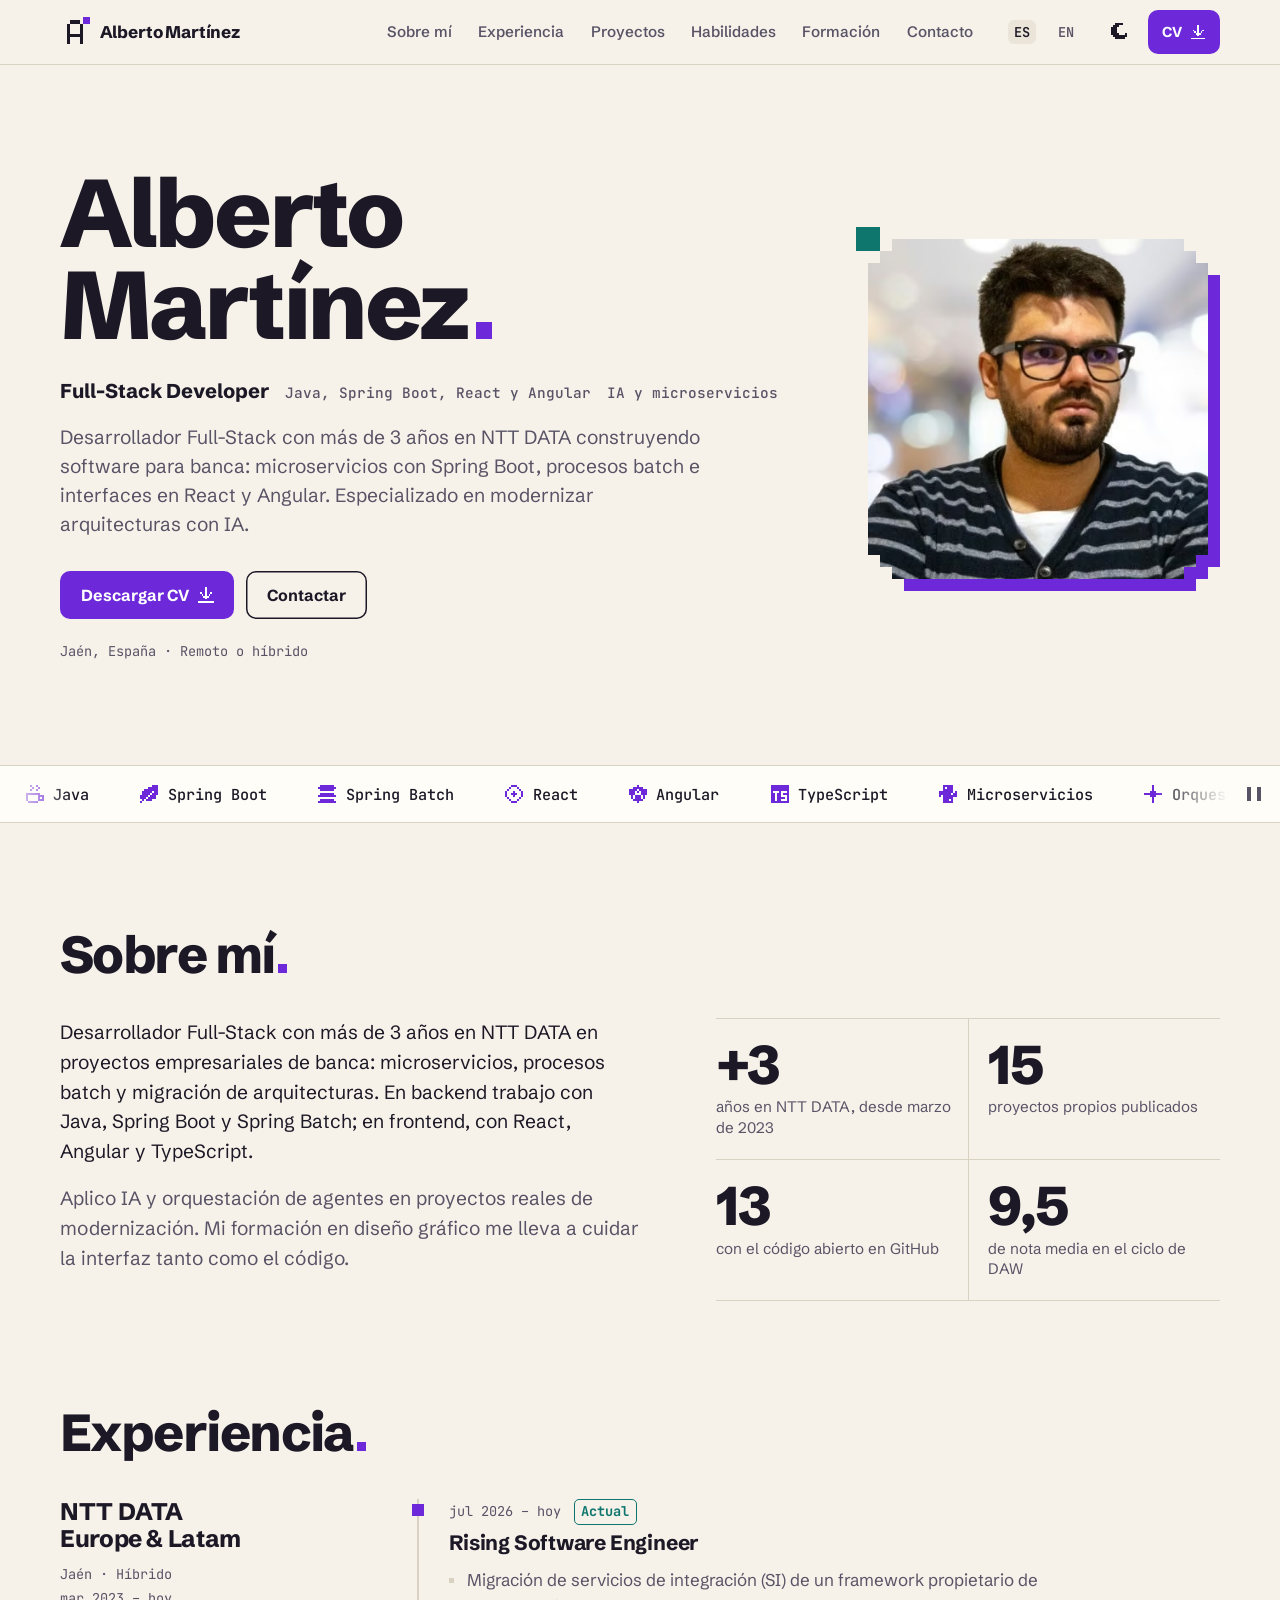
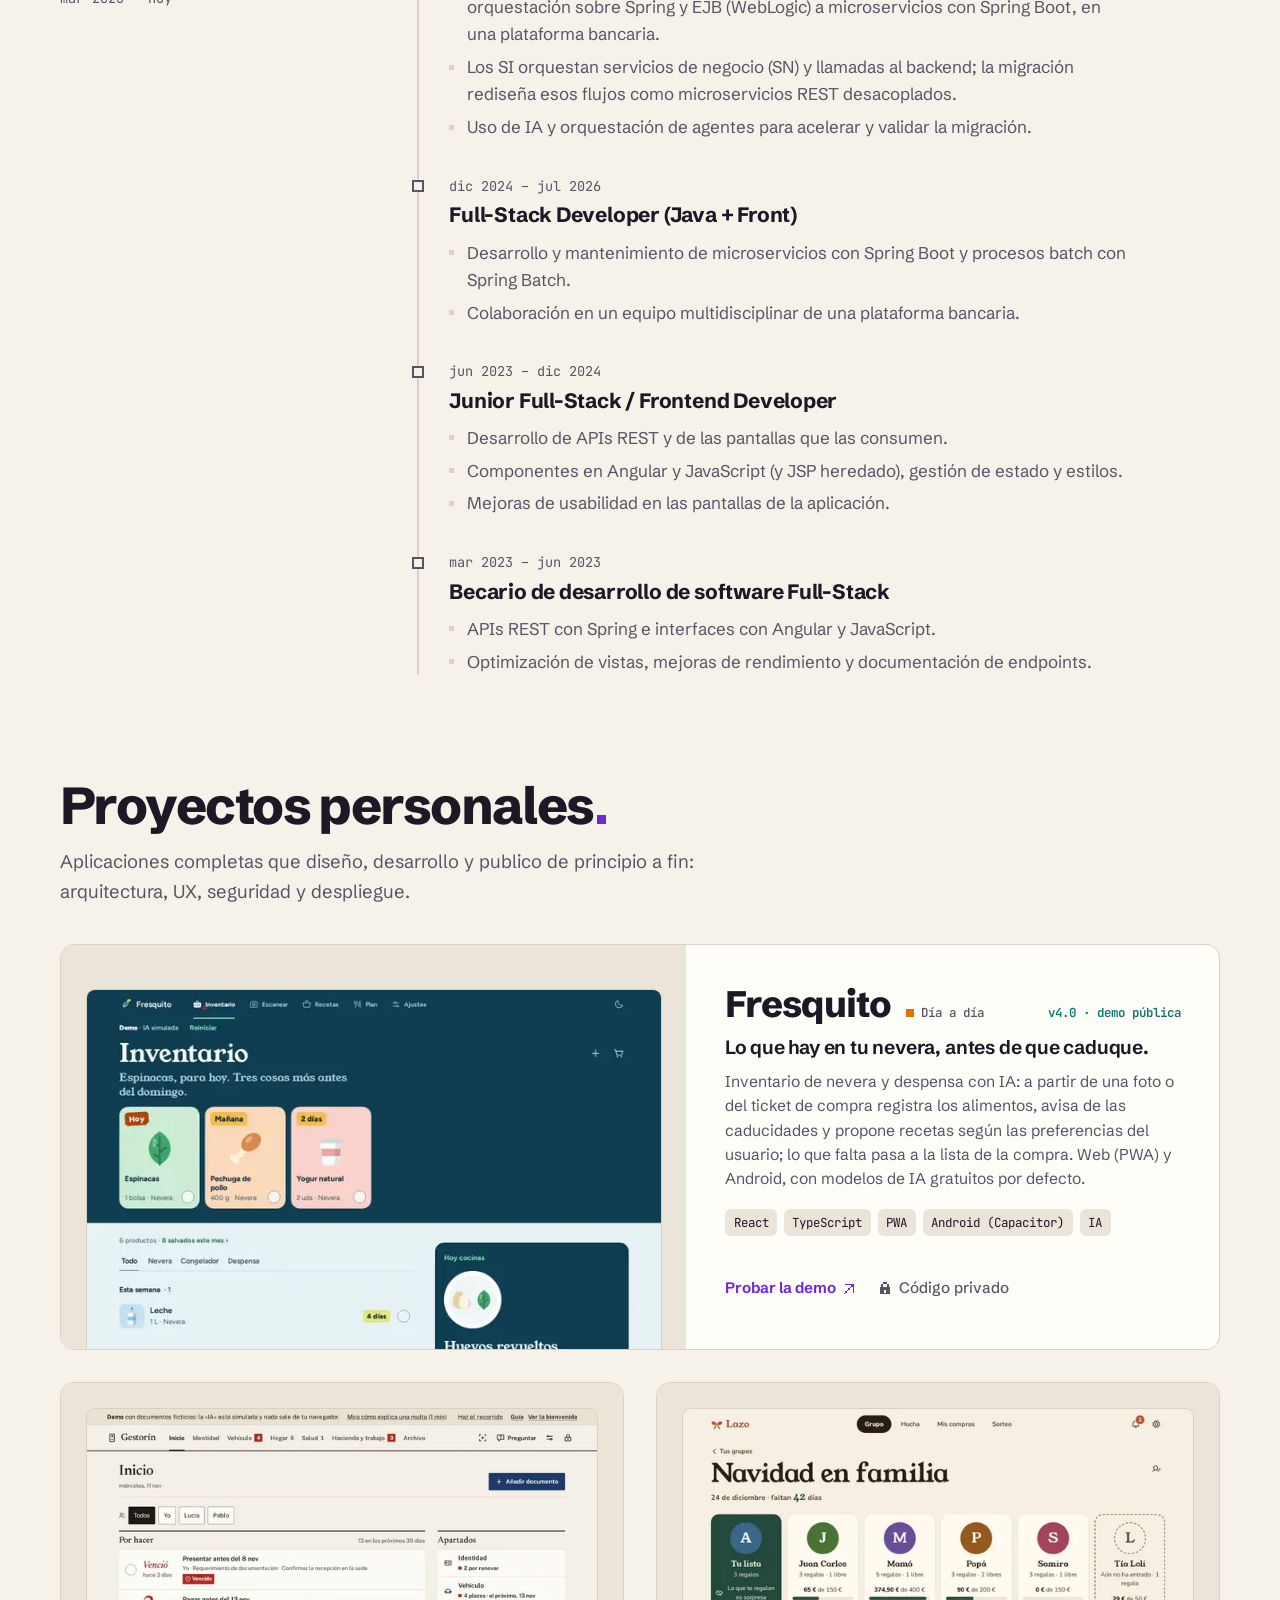
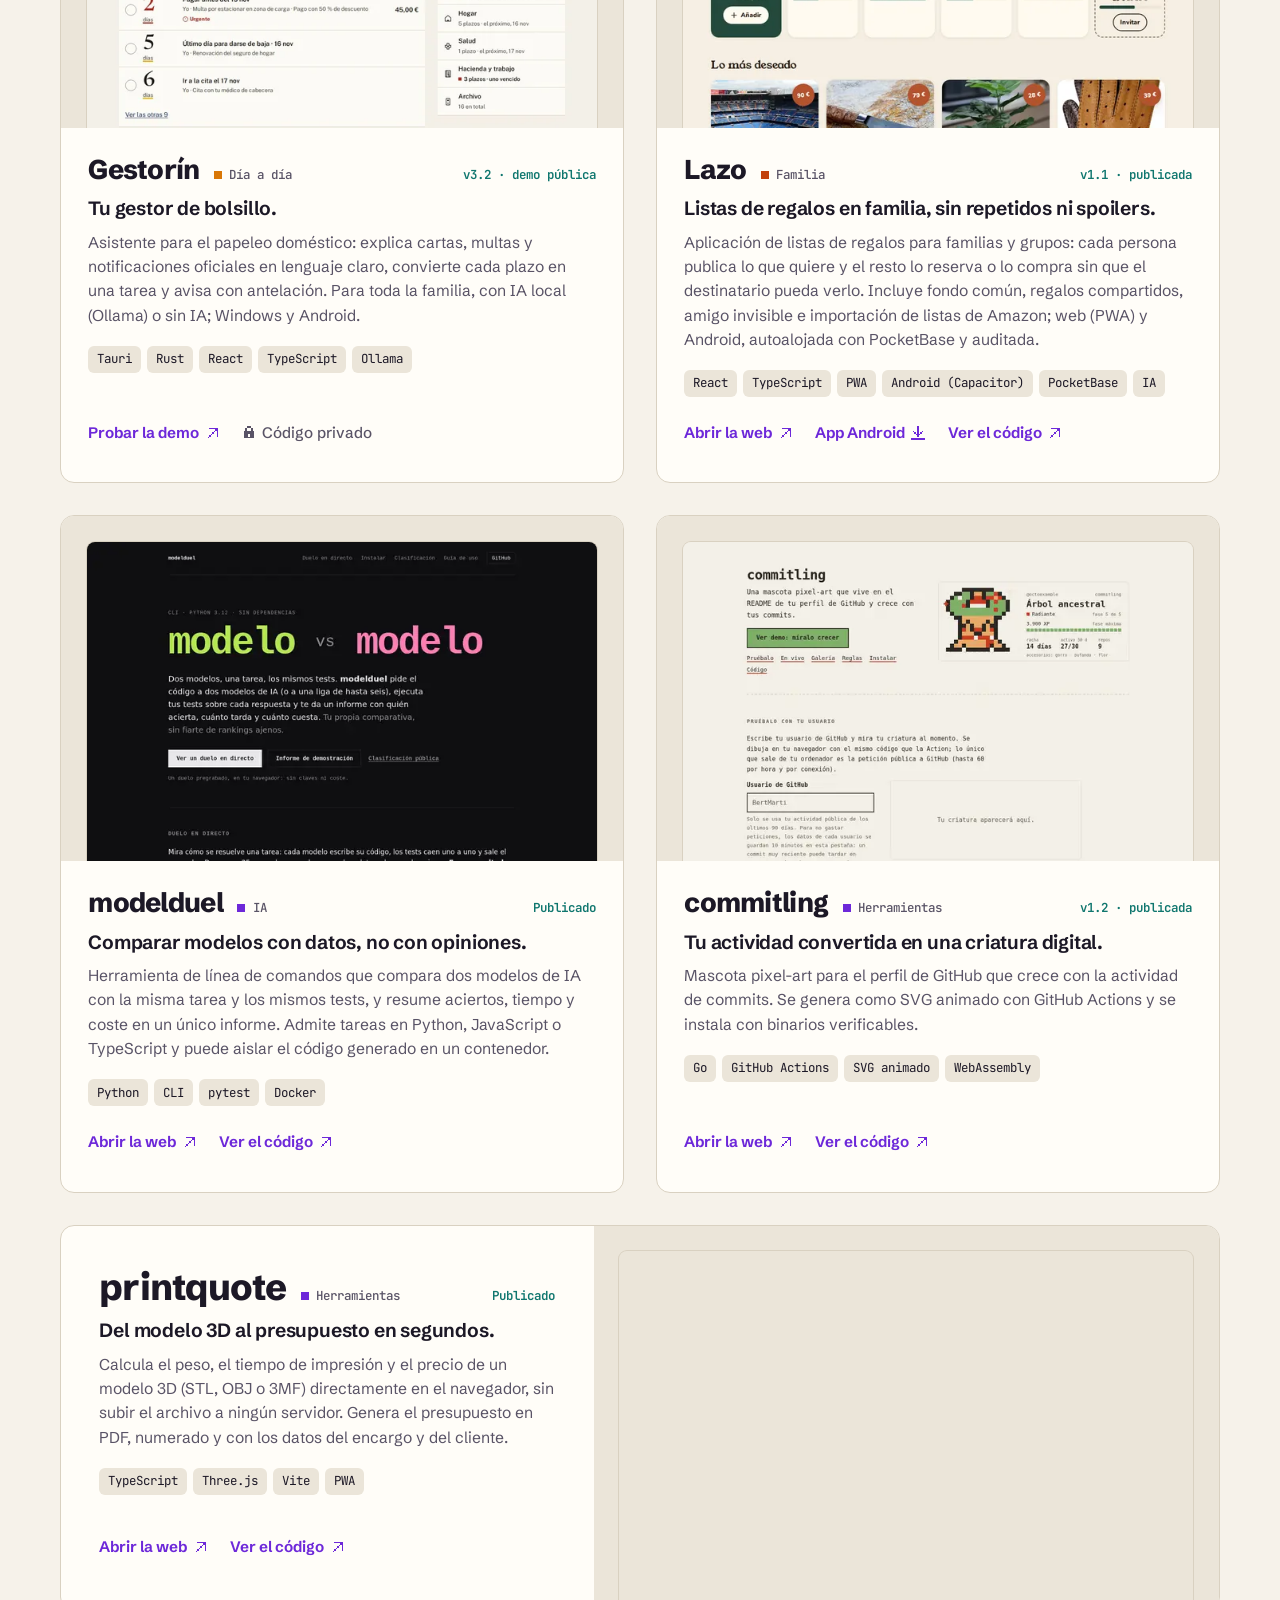
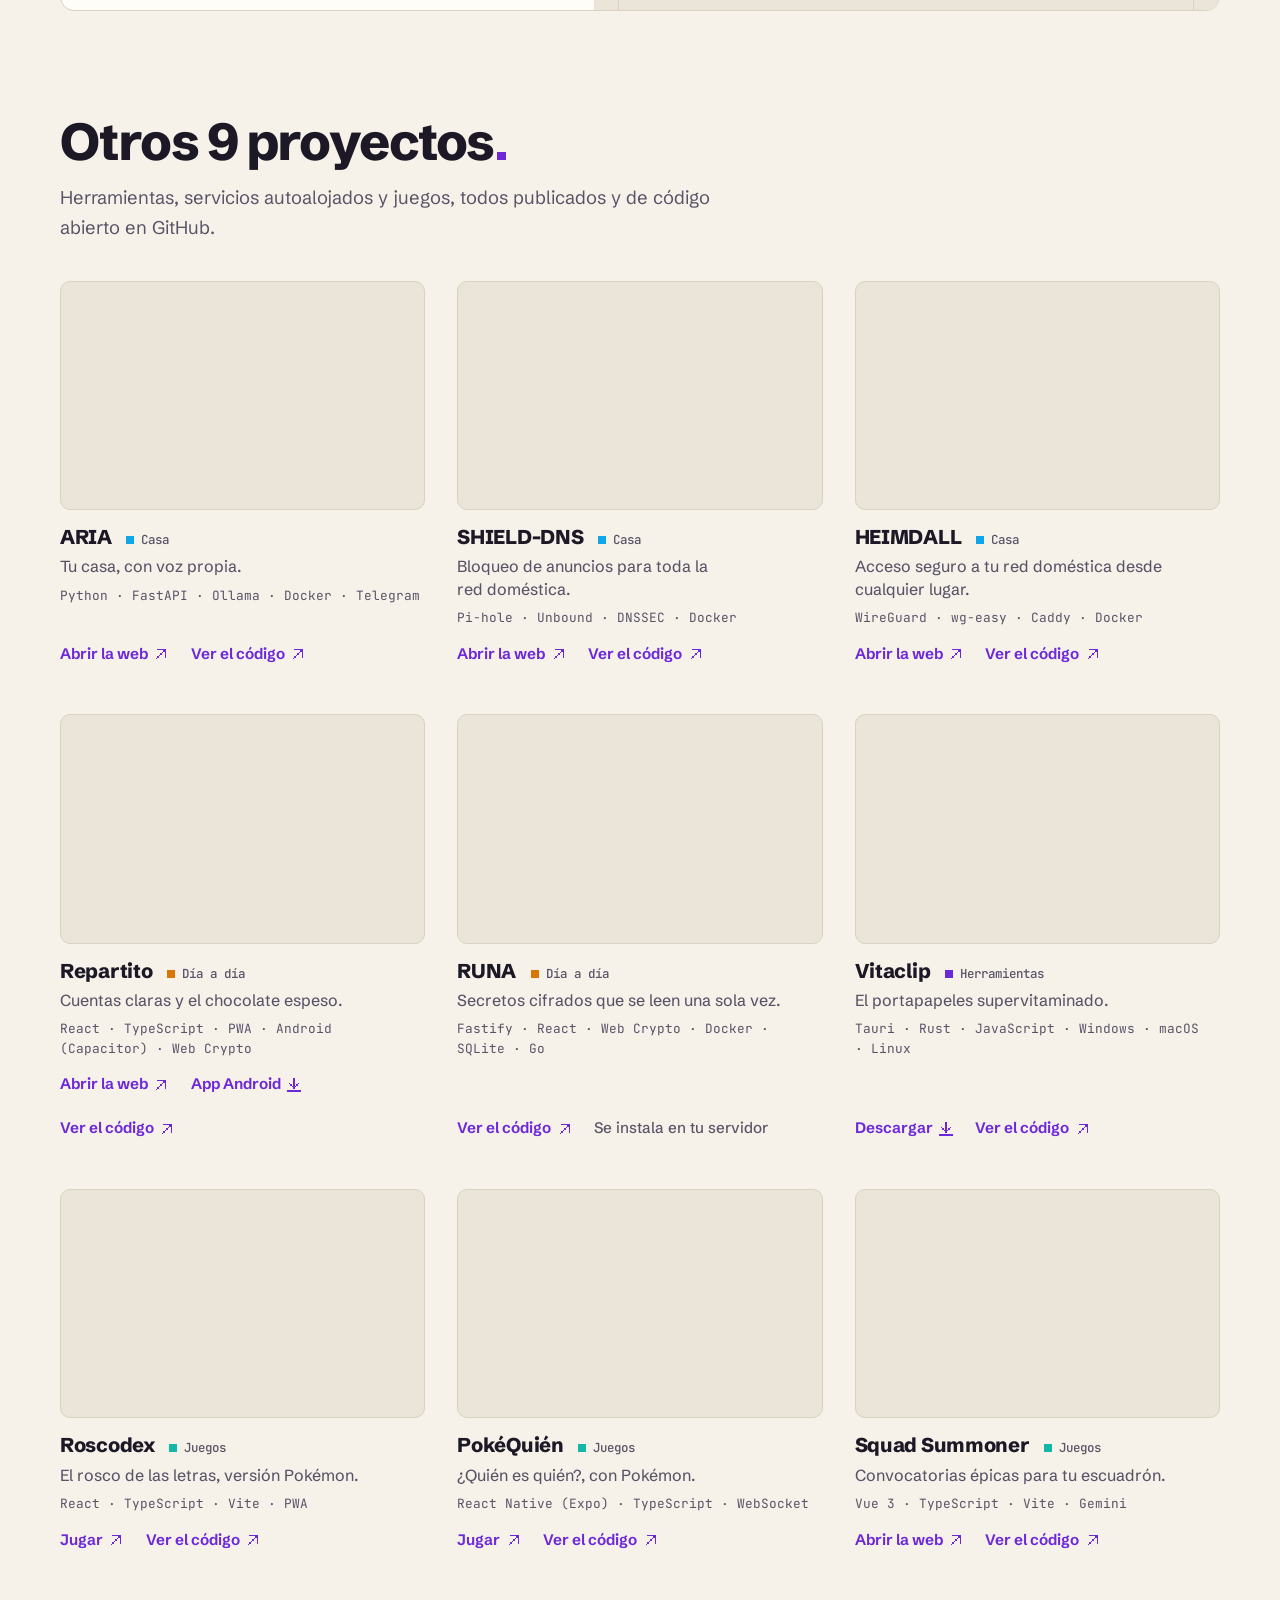
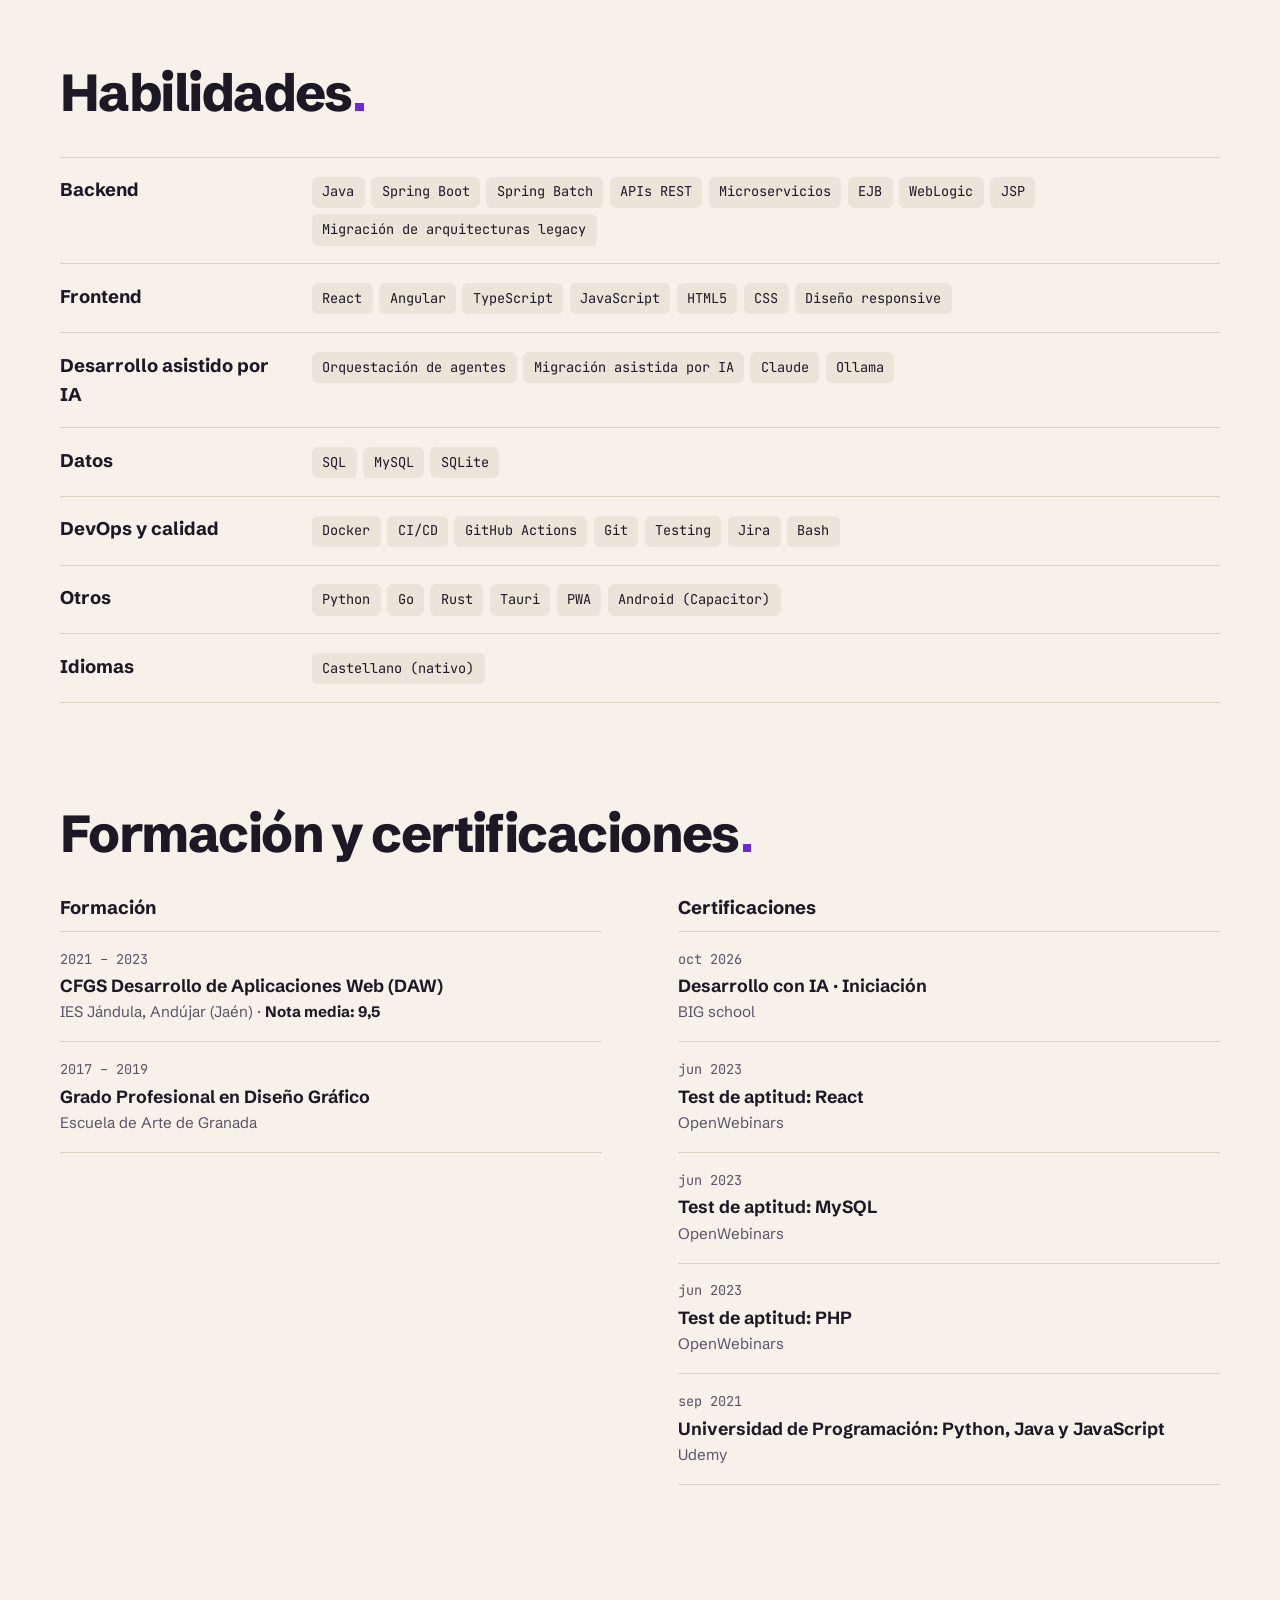
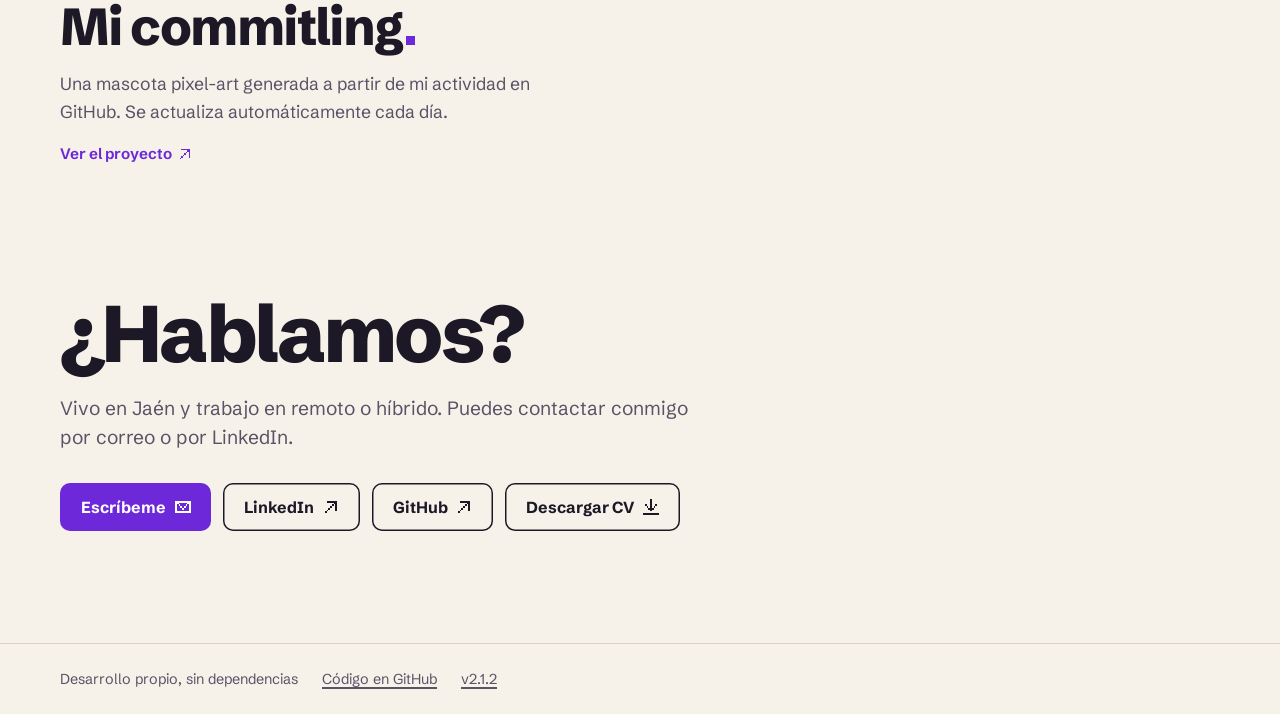
<file: site/index.html>
<!doctype html>
<!-- Generado por scripts/generar-tarjetas.mjs (scripts/web.mjs) desde perfil.json y proyectos.json: no lo edites a mano. -->
<html lang="es">
<head>
  <meta charset="utf-8">
  <meta name="viewport" content="width=device-width, initial-scale=1">
  <title>Alberto Martínez · Full-Stack Developer (Java, Spring Boot, React, Angular)</title>
  <meta http-equiv="Content-Security-Policy" content="default-src 'none'; script-src 'self'; style-src 'self'; font-src 'self'; connect-src 'self'; img-src 'self' https://raw.githubusercontent.com; base-uri 'none'; form-action 'none'; require-trusted-types-for 'script'; trusted-types 'none'">
  <meta name="referrer" content="strict-origin-when-cross-origin">
  <meta name="description" content="Desarrollador Full-Stack con más de 3 años en NTT DATA en proyectos empresariales de banca: microservicios, procesos batch y migración de arquitecturas. En backend trabajo con Java, Spring Boot y Spring Batch; en frontend, con React, Angular y TypeScript.">
  <meta name="author" content="Alberto Martínez Moreno">
  <link rel="canonical" href="https://bertmarti.github.io/BertMarti/">
  <link rel="alternate" hreflang="es" href="https://bertmarti.github.io/BertMarti/">
  <link rel="alternate" hreflang="en" href="https://bertmarti.github.io/BertMarti/en/">
  <link rel="alternate" hreflang="x-default" href="https://bertmarti.github.io/BertMarti/">
  <meta property="og:type" content="profile">
  <meta property="og:locale" content="es_ES">
  <meta property="og:locale:alternate" content="en_GB">
  <meta property="og:site_name" content="Alberto Martínez">
  <meta property="og:url" content="https://bertmarti.github.io/BertMarti/">
  <meta property="og:title" content="Alberto Martínez | Full-Stack Developer">
  <meta property="og:description" content="Full-Stack Developer · Java, Spring Boot, React y Angular · IA y microservicios">
  <meta property="og:image" content="https://bertmarti.github.io/BertMarti/og.png">
  <meta property="og:image:type" content="image/png">
  <meta property="og:image:width" content="1200">
  <meta property="og:image:height" content="630">
  <meta property="og:image:alt" content="Alberto Martínez, Full-Stack Developer, junto a capturas de sus proyectos">
  <meta name="twitter:card" content="summary_large_image">
  <meta name="twitter:title" content="Alberto Martínez | Full-Stack Developer">
  <meta name="twitter:description" content="Full-Stack Developer · Java, Spring Boot, React y Angular · IA y microservicios">
  <meta name="twitter:image" content="https://bertmarti.github.io/BertMarti/og.png">
  <meta name="twitter:image:alt" content="Alberto Martínez, Full-Stack Developer, junto a capturas de sus proyectos">
  <meta name="theme-color" content="#f6f2ea" media="(prefers-color-scheme: light)">
  <meta name="theme-color" content="#15121d" media="(prefers-color-scheme: dark)">
  <link rel="icon" href="favicon.svg" type="image/svg+xml">
  <link rel="preload" href="fonts/schibsted-grotesk-latin-wght-normal.woff2" as="font" type="font/woff2" crossorigin>
  <link rel="stylesheet" href="styles.css">
  <script src="app.js" defer></script>
  <script type="application/ld+json">{"@context":"https://schema.org","@type":"Person","name":"Alberto Martínez Moreno","alternateName":"Alberto Martínez","jobTitle":"Full-Stack Developer","description":"Desarrollador Full-Stack con más de 3 años en NTT DATA en proyectos empresariales de banca: microservicios, procesos batch y migración de arquitecturas. En backend trabajo con Java, Spring Boot y Spring Batch; en frontend, con React, Angular y TypeScript. Aplico IA y orquestación de agentes en proyectos reales de modernización. Mi formación en diseño gráfico me lleva a cuidar la interfaz tanto como el código.","url":"https://bertmarti.github.io/BertMarti/","image":"https://bertmarti.github.io/BertMarti/img/alberto.jpg","worksFor":{"@type":"Organization","name":"NTT DATA","url":"https://www.nttdata.com/"},"address":{"@type":"PostalAddress","addressLocality":"Jaén","addressCountry":"ES"},"alumniOf":[{"@type":"EducationalOrganization","name":"IES Jándula, Andújar (Jaén)"},{"@type":"EducationalOrganization","name":"Escuela de Arte de Granada"}],"knowsAbout":["Java","Spring Boot","Spring Batch","APIs REST","Microservicios","EJB","WebLogic","JSP","Migración de arquitecturas legacy","React","Angular","TypeScript","JavaScript","HTML5","CSS","Diseño responsive","Orquestación de agentes","Migración asistida por IA","Claude","Ollama","SQL","MySQL","SQLite","Docker","CI/CD","GitHub Actions","Git","Testing","Jira","Bash","Python","Go","Rust","Tauri","PWA","Android (Capacitor)"],"knowsLanguage":["Castellano"],"sameAs":["https://www.linkedin.com/in/alberto-martinez-moreno/","https://github.com/BertMarti"]}</script>
</head>
<body>
  <svg class="sprite" aria-hidden="true" focusable="false" width="0" height="0"><symbol id="i-ext" viewBox="0 0 9 9"><path d="M2 1h6v1h-6zM6 2h2v1h-2zM5 3h1v1h-1zM7 3h1v1h-1zM4 4h1v1h-1zM7 4h1v1h-1zM3 5h1v1h-1zM7 5h1v1h-1zM2 6h1v1h-1zM7 6h1v1h-1zM1 7h1v1h-1z"/></symbol><symbol id="i-bajar" viewBox="0 0 9 9"><path d="M4 0h1v1h-1zM4 1h1v1h-1zM4 2h1v1h-1zM1 3h1v1h-1zM4 3h1v1h-1zM7 3h1v1h-1zM2 4h1v1h-1zM4 4h1v1h-1zM6 4h1v1h-1zM3 5h3v1h-3zM4 6h1v1h-1zM0 8h9v1h-9z"/></symbol><symbol id="i-correo" viewBox="0 0 9 9"><path d="M0 1h9v1h-9zM0 2h2v1h-2zM7 2h2v1h-2zM0 3h1v1h-1zM2 3h1v1h-1zM6 3h1v1h-1zM8 3h1v1h-1zM0 4h1v1h-1zM3 4h1v1h-1zM5 4h1v1h-1zM8 4h1v1h-1zM0 5h1v1h-1zM4 5h1v1h-1zM8 5h1v1h-1zM0 6h1v1h-1zM8 6h1v1h-1zM0 7h9v1h-9z"/></symbol><symbol id="i-sol" viewBox="0 0 9 9"><path d="M4 0h1v1h-1zM1 1h1v1h-1zM7 1h1v1h-1zM3 2h3v1h-3zM2 3h5v1h-5zM0 4h1v1h-1zM2 4h5v1h-5zM8 4h1v1h-1zM2 5h5v1h-5zM3 6h3v1h-3zM1 7h1v1h-1zM7 7h1v1h-1zM4 8h1v1h-1z"/></symbol><symbol id="i-luna" viewBox="0 0 9 9"><path d="M3 0h4v1h-4zM2 1h3v1h-3zM1 2h3v1h-3zM1 3h3v1h-3zM1 4h3v1h-3zM1 5h4v1h-4zM8 5h1v1h-1zM2 6h7v1h-7zM3 7h5v1h-5z"/></symbol><symbol id="i-pausa" viewBox="0 0 9 9"><path d="M1 1h2v1h-2zM6 1h2v1h-2zM1 2h2v1h-2zM6 2h2v1h-2zM1 3h2v1h-2zM6 3h2v1h-2zM1 4h2v1h-2zM6 4h2v1h-2zM1 5h2v1h-2zM6 5h2v1h-2zM1 6h2v1h-2zM6 6h2v1h-2zM1 7h2v1h-2zM6 7h2v1h-2z"/></symbol><symbol id="i-play" viewBox="0 0 9 9"><path d="M2 1h1v1h-1zM2 2h3v1h-3zM2 3h5v1h-5zM2 4h7v1h-7zM2 5h5v1h-5zM2 6h3v1h-3zM2 7h1v1h-1z"/></symbol><symbol id="i-candado" viewBox="0 0 9 9"><path d="M3 0h3v1h-3zM2 1h1v1h-1zM6 1h1v1h-1zM2 2h1v1h-1zM6 2h1v1h-1zM1 3h7v1h-7zM1 4h7v1h-7zM1 5h3v1h-3zM5 5h3v1h-3zM1 6h3v1h-3zM5 6h3v1h-3zM1 7h7v1h-7z"/></symbol><symbol id="i-taza" viewBox="0 0 9 9"><path d="M2 0h1v1h-1zM5 0h1v1h-1zM3 1h1v1h-1zM6 1h1v1h-1zM2 2h1v1h-1zM5 2h1v1h-1zM0 4h7v1h-7zM0 5h1v1h-1zM6 5h3v1h-3zM0 6h1v1h-1zM6 6h1v1h-1zM8 6h1v1h-1zM0 7h1v1h-1zM6 7h3v1h-3zM1 8h5v1h-5z"/></symbol><symbol id="i-hoja" viewBox="0 0 9 9"><path d="M6 0h3v1h-3zM4 1h5v1h-5zM2 2h7v1h-7zM1 3h5v1h-5zM7 3h2v1h-2zM1 4h4v1h-4zM6 4h3v1h-3zM0 5h4v1h-4zM5 5h3v1h-3zM0 6h3v1h-3zM4 6h4v1h-4zM1 7h1v1h-1zM3 7h3v1h-3zM0 8h1v1h-1z"/></symbol><symbol id="i-capas" viewBox="0 0 9 9"><path d="M1 0h7v1h-7zM0 1h9v1h-9zM1 2h7v1h-7zM1 4h7v1h-7zM0 5h9v1h-9zM1 7h7v1h-7zM0 8h9v1h-9z"/></symbol><symbol id="i-atomo" viewBox="0 0 9 9"><path d="M3 0h3v1h-3zM2 1h1v1h-1zM6 1h1v1h-1zM1 2h1v1h-1zM7 2h1v1h-1zM0 3h1v1h-1zM4 3h1v1h-1zM8 3h1v1h-1zM0 4h1v1h-1zM3 4h3v1h-3zM8 4h1v1h-1zM0 5h1v1h-1zM4 5h1v1h-1zM8 5h1v1h-1zM1 6h1v1h-1zM7 6h1v1h-1zM2 7h1v1h-1zM6 7h1v1h-1zM3 8h3v1h-3z"/></symbol><symbol id="i-escudo" viewBox="0 0 9 9"><path d="M4 0h1v1h-1zM2 1h5v1h-5zM0 2h4v1h-4zM5 2h4v1h-4zM0 3h3v1h-3zM4 3h1v1h-1zM6 3h3v1h-3zM0 4h3v1h-3zM6 4h3v1h-3zM1 5h1v1h-1zM3 5h3v1h-3zM7 5h1v1h-1zM1 6h1v1h-1zM3 6h3v1h-3zM7 6h1v1h-1zM2 7h5v1h-5zM4 8h1v1h-1z"/></symbol><symbol id="i-ts" viewBox="0 0 9 9"><path d="M0 0h9v1h-9zM0 1h9v1h-9zM0 2h9v1h-9zM0 3h1v1h-1zM4 3h1v1h-1zM8 3h1v1h-1zM0 4h2v1h-2zM3 4h2v1h-2zM6 4h3v1h-3zM0 5h2v1h-2zM3 5h2v1h-2zM8 5h1v1h-1zM0 6h2v1h-2zM3 6h4v1h-4zM8 6h1v1h-1zM0 7h2v1h-2zM3 7h2v1h-2zM8 7h1v1h-1zM0 8h9v1h-9z"/></symbol><symbol id="i-bloques" viewBox="0 0 9 9"><path d="M2 0h5v1h-5zM2 1h1v1h-1zM4 1h3v1h-3zM2 2h5v1h-5zM0 3h7v1h-7zM8 3h1v1h-1zM0 4h6v1h-6zM7 4h2v1h-2zM0 5h1v1h-1zM2 5h7v1h-7zM2 6h5v1h-5zM2 7h3v1h-3zM6 7h1v1h-1zM2 8h5v1h-5z"/></symbol><symbol id="i-go" viewBox="0 0 9 9"><path d="M0 2h4v1h-4zM5 2h4v1h-4zM0 3h1v1h-1zM5 3h1v1h-1zM8 3h1v1h-1zM0 4h1v1h-1zM2 4h2v1h-2zM5 4h1v1h-1zM8 4h1v1h-1zM0 5h1v1h-1zM3 5h1v1h-1zM5 5h1v1h-1zM8 5h1v1h-1zM0 6h4v1h-4zM5 6h4v1h-4z"/></symbol><symbol id="i-engranaje" viewBox="0 0 9 9"><path d="M3 0h1v1h-1zM5 0h1v1h-1zM1 1h1v1h-1zM3 1h3v1h-3zM7 1h1v1h-1zM2 2h5v1h-5zM0 3h3v1h-3zM6 3h3v1h-3zM1 4h2v1h-2zM6 4h2v1h-2zM0 5h3v1h-3zM6 5h3v1h-3zM2 6h5v1h-5zM1 7h1v1h-1zM3 7h3v1h-3zM7 7h1v1h-1zM3 8h1v1h-1zM5 8h1v1h-1z"/></symbol><symbol id="i-ballena" viewBox="0 0 9 9"><path d="M3 1h2v1h-2zM1 2h2v1h-2zM4 2h2v1h-2zM0 3h2v1h-2zM3 3h2v1h-2zM6 3h1v1h-1zM8 3h1v1h-1zM7 4h2v1h-2zM0 5h8v1h-8zM0 6h7v1h-7zM1 7h6v1h-6zM2 8h4v1h-4z"/></symbol><symbol id="i-cilindro" viewBox="0 0 9 9"><path d="M1 0h7v1h-7zM0 1h9v1h-9zM1 2h7v1h-7zM0 3h1v1h-1zM8 3h1v1h-1zM0 4h9v1h-9zM0 5h1v1h-1zM8 5h1v1h-1zM0 6h9v1h-9zM0 7h1v1h-1zM8 7h1v1h-1zM1 8h7v1h-7z"/></symbol><symbol id="i-rama" viewBox="0 0 9 9"><path d="M1 0h2v1h-2zM1 1h2v1h-2zM1 2h1v1h-1zM6 2h2v1h-2zM1 3h1v1h-1zM6 3h2v1h-2zM1 4h1v1h-1zM5 4h1v1h-1zM1 5h4v1h-4zM1 6h1v1h-1zM1 7h2v1h-2zM1 8h2v1h-2z"/></symbol><symbol id="i-ciclo" viewBox="0 0 9 9"><path d="M2 0h5v1h-5zM1 1h1v1h-1zM7 1h1v1h-1zM0 2h1v1h-1zM3 2h1v1h-1zM8 2h1v1h-1zM0 3h1v1h-1zM3 3h2v1h-2zM8 3h1v1h-1zM0 4h1v1h-1zM3 4h3v1h-3zM8 4h1v1h-1zM0 5h1v1h-1zM3 5h2v1h-2zM8 5h1v1h-1zM0 6h1v1h-1zM3 6h1v1h-1zM8 6h1v1h-1zM1 7h1v1h-1zM7 7h1v1h-1zM2 8h5v1h-5z"/></symbol><symbol id="i-chispa" viewBox="0 0 9 9"><path d="M4 0h1v1h-1zM4 1h1v1h-1zM4 2h1v1h-1zM3 3h3v1h-3zM0 4h9v1h-9zM3 5h3v1h-3zM4 6h1v1h-1zM4 7h1v1h-1zM4 8h1v1h-1z"/></symbol></svg>
  <a class="skip-link" href="#contenido">Saltar al contenido</a>
  <header class="site-header"><div class="wrap nav-wrap">
    <a class="brand" href="./" aria-label="Inicio, Alberto Martínez"><svg class="brand-mark" aria-hidden="true" focusable="false" viewBox="0 0 9 9" width="30" height="30"><path d="M3 1h3v1h1v6h-1v-2h-3v2h-1v-6h1zM3 2v3h3v-3z"/><path class="punto" d="M7 0h2v2h-2z"/></svg><span>Alberto Martínez</span></a>
    <nav class="nav" aria-label="Secciones"><ul><li><a href="#sobre-mi">Sobre mí</a></li><li><a href="#experiencia">Experiencia</a></li><li><a href="#proyectos">Proyectos</a></li><li><a href="#habilidades">Habilidades</a></li><li><a href="#formacion">Formación</a></li><li><a href="#contacto">Contacto</a></li></ul></nav>
    <div class="tools">
      <nav class="lang" aria-label="Idioma"><a href="./" hreflang="es" lang="es" aria-current="page"><abbr title="Español">ES</abbr></a><a href="en/" hreflang="en" lang="en"><abbr title="English">EN</abbr></a></nav>
      <button class="theme-toggle" type="button" aria-label="Activar modo oscuro" aria-pressed="false"><svg class="ico luna" aria-hidden="true" focusable="false" width="18" height="18"><use href="#i-luna"/></svg><svg class="ico sol" aria-hidden="true" focusable="false" width="18" height="18"><use href="#i-sol"/></svg></button>
      <a class="btn btn-small" href="cv/Alberto-Martinez-Moreno-CV-ES.pdf" download><span class="vh">Descargar </span>CV<svg class="ico" aria-hidden="true" focusable="false" width="18" height="18"><use href="#i-bajar"/></svg></a>
    </div>
  </div></header>
  <main id="contenido">
    <section class="hero wrap" aria-labelledby="titulo">
      <div class="hero-copy">
        <h1 id="titulo">Alberto <span class="nowrap">Martínez<span class="px" aria-hidden="true"></span></span></h1>
        <p class="role"><strong>Full-Stack Developer</strong><span>Java, Spring Boot, React y Angular</span><span>IA y microservicios</span></p>
        <p class="lead">Desarrollador Full-Stack con más de 3 años en NTT DATA construyendo software para banca: microservicios con Spring Boot, procesos batch e interfaces en React y Angular. Especializado en modernizar arquitecturas con IA.</p>
        <div class="cta">
          <a class="btn" href="cv/Alberto-Martinez-Moreno-CV-ES.pdf" download>Descargar CV<svg class="ico" aria-hidden="true" focusable="false" width="18" height="18"><use href="#i-bajar"/></svg></a>
          <a class="btn btn-ghost" href="#contacto">Contactar</a>
        </div>
        <p class="where">Jaén, España · Remoto o híbrido</p>
      </div>
      <picture class="retrato">
        <source srcset="img/alberto.avif" type="image/avif">
        <source srcset="img/alberto.webp" type="image/webp">
        <img src="img/alberto.jpg" width="400" height="400" alt="Retrato de Alberto Martínez" fetchpriority="high" decoding="async">
      </picture>
    </section>
    <section class="band" aria-labelledby="banda-titulo">
      <h2 id="banda-titulo" class="vh">Tecnologías con las que trabajo</h2>
      <div class="band-view"><ul class="band-track"><li><svg class="ico" aria-hidden="true" focusable="false" width="18" height="18"><use href="#i-taza"/></svg>Java</li><li><svg class="ico" aria-hidden="true" focusable="false" width="18" height="18"><use href="#i-hoja"/></svg>Spring Boot</li><li><svg class="ico" aria-hidden="true" focusable="false" width="18" height="18"><use href="#i-capas"/></svg>Spring Batch</li><li><svg class="ico" aria-hidden="true" focusable="false" width="18" height="18"><use href="#i-atomo"/></svg>React</li><li><svg class="ico" aria-hidden="true" focusable="false" width="18" height="18"><use href="#i-escudo"/></svg>Angular</li><li><svg class="ico" aria-hidden="true" focusable="false" width="18" height="18"><use href="#i-ts"/></svg>TypeScript</li><li><svg class="ico" aria-hidden="true" focusable="false" width="18" height="18"><use href="#i-bloques"/></svg>Microservicios</li><li><svg class="ico" aria-hidden="true" focusable="false" width="18" height="18"><use href="#i-chispa"/></svg>Orquestación de agentes</li><li><svg class="ico" aria-hidden="true" focusable="false" width="18" height="18"><use href="#i-cilindro"/></svg>SQL</li><li><svg class="ico" aria-hidden="true" focusable="false" width="18" height="18"><use href="#i-ballena"/></svg>Docker</li><li><svg class="ico" aria-hidden="true" focusable="false" width="18" height="18"><use href="#i-ciclo"/></svg>CI/CD</li><li><svg class="ico" aria-hidden="true" focusable="false" width="18" height="18"><use href="#i-rama"/></svg>Git</li><li><svg class="ico" aria-hidden="true" focusable="false" width="18" height="18"><use href="#i-go"/></svg>Go</li><li><svg class="ico" aria-hidden="true" focusable="false" width="18" height="18"><use href="#i-engranaje"/></svg>Rust</li><li aria-hidden="true"><svg class="ico" aria-hidden="true" focusable="false" width="18" height="18"><use href="#i-taza"/></svg>Java</li><li aria-hidden="true"><svg class="ico" aria-hidden="true" focusable="false" width="18" height="18"><use href="#i-hoja"/></svg>Spring Boot</li><li aria-hidden="true"><svg class="ico" aria-hidden="true" focusable="false" width="18" height="18"><use href="#i-capas"/></svg>Spring Batch</li><li aria-hidden="true"><svg class="ico" aria-hidden="true" focusable="false" width="18" height="18"><use href="#i-atomo"/></svg>React</li><li aria-hidden="true"><svg class="ico" aria-hidden="true" focusable="false" width="18" height="18"><use href="#i-escudo"/></svg>Angular</li><li aria-hidden="true"><svg class="ico" aria-hidden="true" focusable="false" width="18" height="18"><use href="#i-ts"/></svg>TypeScript</li><li aria-hidden="true"><svg class="ico" aria-hidden="true" focusable="false" width="18" height="18"><use href="#i-bloques"/></svg>Microservicios</li><li aria-hidden="true"><svg class="ico" aria-hidden="true" focusable="false" width="18" height="18"><use href="#i-chispa"/></svg>Orquestación de agentes</li><li aria-hidden="true"><svg class="ico" aria-hidden="true" focusable="false" width="18" height="18"><use href="#i-cilindro"/></svg>SQL</li><li aria-hidden="true"><svg class="ico" aria-hidden="true" focusable="false" width="18" height="18"><use href="#i-ballena"/></svg>Docker</li><li aria-hidden="true"><svg class="ico" aria-hidden="true" focusable="false" width="18" height="18"><use href="#i-ciclo"/></svg>CI/CD</li><li aria-hidden="true"><svg class="ico" aria-hidden="true" focusable="false" width="18" height="18"><use href="#i-rama"/></svg>Git</li><li aria-hidden="true"><svg class="ico" aria-hidden="true" focusable="false" width="18" height="18"><use href="#i-go"/></svg>Go</li><li aria-hidden="true"><svg class="ico" aria-hidden="true" focusable="false" width="18" height="18"><use href="#i-engranaje"/></svg>Rust</li></ul></div>
      <button class="band-toggle" type="button" hidden aria-pressed="false" aria-label="Pausar la banda de tecnologías"><svg class="ico pausa" aria-hidden="true" focusable="false" width="18" height="18"><use href="#i-pausa"/></svg><svg class="ico play" aria-hidden="true" focusable="false" width="18" height="18"><use href="#i-play"/></svg></button>
    </section>
    <section class="section wrap" id="sobre-mi" aria-labelledby="sobre-mi-titulo">
      <h2 id="sobre-mi-titulo">Sobre mí</h2>
      <div class="about">
        <div class="prose"><p>Desarrollador Full-Stack con más de 3 años en NTT DATA en proyectos empresariales de banca: microservicios, procesos batch y migración de arquitecturas. En backend trabajo con Java, Spring Boot y Spring Batch; en frontend, con React, Angular y TypeScript.</p><p>Aplico IA y orquestación de agentes en proyectos reales de modernización. Mi formación en diseño gráfico me lleva a cuidar la interfaz tanto como el código.</p></div>
        <dl class="figures"><div><dt>años en NTT DATA, desde marzo de 2023</dt><dd>+3</dd></div><div><dt>proyectos propios publicados</dt><dd>15</dd></div><div><dt>con el código abierto en GitHub</dt><dd>13</dd></div><div><dt>de nota media en el ciclo de DAW</dt><dd>9,5</dd></div></dl>
      </div>
    </section>
    <section class="section wrap" id="experiencia" aria-labelledby="experiencia-titulo">
      <h2 id="experiencia-titulo">Experiencia</h2>
      <div class="xp">
        <div class="xp-head"><h3>NTT DATA Europe &amp; Latam</h3><p class="mono">Jaén · Híbrido<br>mar 2023 – hoy</p></div>
        <ol class="timeline">
          <li class="now">
            <p class="when">jul 2026 – hoy<span class="badge">Actual</span></p>
            <h4>Rising Software Engineer</h4>
            <ul><li>Migración de servicios de integración (SI) de un framework propietario de orquestación sobre Spring y EJB (WebLogic) a microservicios con Spring Boot, en una plataforma bancaria.</li><li>Los SI orquestan servicios de negocio (SN) y llamadas al backend; la migración rediseña esos flujos como microservicios REST desacoplados.</li><li>Uso de IA y orquestación de agentes para acelerar y validar la migración.</li></ul>
          </li>
          <li>
            <p class="when">dic 2024 – jul 2026</p>
            <h4>Full-Stack Developer (Java + Front)</h4>
            <ul><li>Desarrollo y mantenimiento de microservicios con Spring Boot y procesos batch con Spring Batch.</li><li>Colaboración en un equipo multidisciplinar de una plataforma bancaria.</li></ul>
          </li>
          <li>
            <p class="when">jun 2023 – dic 2024</p>
            <h4>Junior Full-Stack / Frontend Developer</h4>
            <ul><li>Desarrollo de APIs REST y de las pantallas que las consumen.</li><li>Componentes en Angular y JavaScript (y JSP heredado), gestión de estado y estilos.</li><li>Mejoras de usabilidad en las pantallas de la aplicación.</li></ul>
          </li>
          <li>
            <p class="when">mar 2023 – jun 2023</p>
            <h4>Becario de desarrollo de software Full-Stack</h4>
            <ul><li>APIs REST con Spring e interfaces con Angular y JavaScript.</li><li>Optimización de vistas, mejoras de rendimiento y documentación de endpoints.</li></ul>
          </li>
        </ol>
      </div>
    </section>
    <section class="section wrap" id="proyectos" aria-labelledby="proyectos-titulo">
      <h2 id="proyectos-titulo">Proyectos personales</h2>
      <p class="intro">Aplicaciones completas que diseño, desarrollo y publico de principio a fin: arquitectura, UX, seguridad y despliegue.</p>
      <ul class="feat-grid">
        <li class="feat"><article>
          <a class="shot" href="https://fresquito-demo.pages.dev/" target="_blank" rel="noopener noreferrer" tabindex="-1"><img src="img/proyectos/fresquito.webp" width="640" height="400" loading="lazy" decoding="async" alt="Captura de Fresquito: lo que caduca antes en fichas con la ilustración de cada alimento, bajo una banda azul, y una receta para hoy"></a>
          <div class="feat-body">
            <div class="feat-head"><h3>Fresquito</h3><span class="tag" data-cat="dia-a-dia">Día a día</span><span class="estado">v4.0 · demo pública</span></div>
            <p class="lema">Lo que hay en tu nevera, antes de que caduque.</p>
            <p class="desc">Inventario de nevera y despensa con IA: a partir de una foto o del ticket de compra registra los alimentos, avisa de las caducidades y propone recetas según las preferencias del usuario; lo que falta pasa a la lista de la compra. Web (PWA) y Android, con modelos de IA gratuitos por defecto.</p>
            <ul class="chips" aria-label="Tecnologías"><li>React</li><li>TypeScript</li><li>PWA</li><li>Android (Capacitor)</li><li>IA</li></ul>
            <p class="links"><a href="https://fresquito-demo.pages.dev/" target="_blank" rel="noopener noreferrer">Probar la demo<span class="vh"> de Fresquito</span><svg class="ico" aria-hidden="true" focusable="false" width="18" height="18"><use href="#i-ext"/></svg></a><span class="plain"><svg class="ico" aria-hidden="true" focusable="false" width="18" height="18"><use href="#i-candado"/></svg>Código privado</span></p>
          </div>
        </article></li>
        <li class="feat"><article>
          <a class="shot" href="https://bertmarti.github.io/gestorin-demo/" target="_blank" rel="noopener noreferrer" tabindex="-1"><img src="img/proyectos/gestorin.webp" width="640" height="400" loading="lazy" decoding="async" alt="Captura de Gestorín 3.2: la lista «Por hacer» con los plazos más próximos en cifras grandes y, a la derecha, los apartados Identidad, Vehículo, Hogar, Salud, Hacienda y trabajo y Archivo"></a>
          <div class="feat-body">
            <div class="feat-head"><h3>Gestorín</h3><span class="tag" data-cat="dia-a-dia">Día a día</span><span class="estado">v3.2 · demo pública</span></div>
            <p class="lema">Tu gestor de bolsillo.</p>
            <p class="desc">Asistente para el papeleo doméstico: explica cartas, multas y notificaciones oficiales en lenguaje claro, convierte cada plazo en una tarea y avisa con antelación. Para toda la familia, con IA local (Ollama) o sin IA; Windows y Android.</p>
            <ul class="chips" aria-label="Tecnologías"><li>Tauri</li><li>Rust</li><li>React</li><li>TypeScript</li><li>Ollama</li></ul>
            <p class="links"><a href="https://bertmarti.github.io/gestorin-demo/" target="_blank" rel="noopener noreferrer">Probar la demo<span class="vh"> de Gestorín</span><svg class="ico" aria-hidden="true" focusable="false" width="18" height="18"><use href="#i-ext"/></svg></a><span class="plain"><svg class="ico" aria-hidden="true" focusable="false" width="18" height="18"><use href="#i-candado"/></svg>Código privado</span></p>
          </div>
        </article></li>
        <li class="feat"><article>
          <a class="shot" href="https://bertmarti.github.io/lazo/" target="_blank" rel="noopener noreferrer" tabindex="-1"><img src="img/proyectos/lazo.webp" width="640" height="400" loading="lazy" decoding="async" alt="Captura de Lazo: el grupo «Navidad en familia» con cada persona en grande, su presupuesto (el tuyo no se ve) y lo más deseado en fotos, en papel crema con terracota"></a>
          <div class="feat-body">
            <div class="feat-head"><h3>Lazo</h3><span class="tag" data-cat="familia">Familia</span><span class="estado">v1.1 · publicada</span></div>
            <p class="lema">Listas de regalos en familia, sin repetidos ni spoilers.</p>
            <p class="desc">Aplicación de listas de regalos para familias y grupos: cada persona publica lo que quiere y el resto lo reserva o lo compra sin que el destinatario pueda verlo. Incluye fondo común, regalos compartidos, amigo invisible e importación de listas de Amazon; web (PWA) y Android, autoalojada con PocketBase y auditada.</p>
            <ul class="chips" aria-label="Tecnologías"><li>React</li><li>TypeScript</li><li>PWA</li><li>Android (Capacitor)</li><li>PocketBase</li><li>IA</li></ul>
            <p class="links"><a href="https://bertmarti.github.io/lazo/" target="_blank" rel="noopener noreferrer">Abrir la web<span class="vh"> de Lazo</span><svg class="ico" aria-hidden="true" focusable="false" width="18" height="18"><use href="#i-ext"/></svg></a><a href="https://github.com/BertMarti/lazo/releases/latest" target="_blank" rel="noopener noreferrer">App Android<span class="vh"> de Lazo</span><svg class="ico" aria-hidden="true" focusable="false" width="18" height="18"><use href="#i-bajar"/></svg></a><a href="https://github.com/BertMarti/lazo" target="_blank" rel="noopener noreferrer">Ver el código<span class="vh"> de Lazo</span><svg class="ico" aria-hidden="true" focusable="false" width="18" height="18"><use href="#i-ext"/></svg></a></p>
          </div>
        </article></li>
        <li class="feat"><article>
          <a class="shot" href="https://bertmarti.github.io/modelduel/" target="_blank" rel="noopener noreferrer" tabindex="-1"><img src="img/proyectos/modelduel.webp" width="640" height="400" loading="lazy" decoding="async" alt="Captura de modelduel, comparador de modelos de IA"></a>
          <div class="feat-body">
            <div class="feat-head"><h3>modelduel</h3><span class="tag" data-cat="ia">IA</span><span class="estado">Publicado</span></div>
            <p class="lema">Comparar modelos con datos, no con opiniones.</p>
            <p class="desc">Herramienta de línea de comandos que compara dos modelos de IA con la misma tarea y los mismos tests, y resume aciertos, tiempo y coste en un único informe. Admite tareas en Python, JavaScript o TypeScript y puede aislar el código generado en un contenedor.</p>
            <ul class="chips" aria-label="Tecnologías"><li>Python</li><li>CLI</li><li>pytest</li><li>Docker</li></ul>
            <p class="links"><a href="https://bertmarti.github.io/modelduel/" target="_blank" rel="noopener noreferrer">Abrir la web<span class="vh"> de modelduel</span><svg class="ico" aria-hidden="true" focusable="false" width="18" height="18"><use href="#i-ext"/></svg></a><a href="https://github.com/BertMarti/modelduel" target="_blank" rel="noopener noreferrer">Ver el código<span class="vh"> de modelduel</span><svg class="ico" aria-hidden="true" focusable="false" width="18" height="18"><use href="#i-ext"/></svg></a></p>
          </div>
        </article></li>
        <li class="feat"><article>
          <a class="shot" href="https://bertmarti.github.io/commitling/" target="_blank" rel="noopener noreferrer" tabindex="-1"><img src="img/proyectos/commitling.webp" width="640" height="400" loading="lazy" decoding="async" alt="Captura de commitling, mascota pixel-art para tu perfil"></a>
          <div class="feat-body">
            <div class="feat-head"><h3>commitling</h3><span class="tag" data-cat="herramientas">Herramientas</span><span class="estado">v1.2 · publicada</span></div>
            <p class="lema">Tu actividad convertida en una criatura digital.</p>
            <p class="desc">Mascota pixel-art para el perfil de GitHub que crece con la actividad de commits. Se genera como SVG animado con GitHub Actions y se instala con binarios verificables.</p>
            <ul class="chips" aria-label="Tecnologías"><li>Go</li><li>GitHub Actions</li><li>SVG animado</li><li>WebAssembly</li></ul>
            <p class="links"><a href="https://bertmarti.github.io/commitling/" target="_blank" rel="noopener noreferrer">Abrir la web<span class="vh"> de commitling</span><svg class="ico" aria-hidden="true" focusable="false" width="18" height="18"><use href="#i-ext"/></svg></a><a href="https://github.com/BertMarti/commitling" target="_blank" rel="noopener noreferrer">Ver el código<span class="vh"> de commitling</span><svg class="ico" aria-hidden="true" focusable="false" width="18" height="18"><use href="#i-ext"/></svg></a></p>
          </div>
        </article></li>
        <li class="feat"><article>
          <a class="shot" href="https://bertmarti.github.io/printquote/" target="_blank" rel="noopener noreferrer" tabindex="-1"><img src="img/proyectos/printquote.webp" width="640" height="400" loading="lazy" decoding="async" alt="Captura de printquote, presupuestos de impresión 3D"></a>
          <div class="feat-body">
            <div class="feat-head"><h3>printquote</h3><span class="tag" data-cat="herramientas">Herramientas</span><span class="estado">Publicado</span></div>
            <p class="lema">Del modelo 3D al presupuesto en segundos.</p>
            <p class="desc">Calcula el peso, el tiempo de impresión y el precio de un modelo 3D (STL, OBJ o 3MF) directamente en el navegador, sin subir el archivo a ningún servidor. Genera el presupuesto en PDF, numerado y con los datos del encargo y del cliente.</p>
            <ul class="chips" aria-label="Tecnologías"><li>TypeScript</li><li>Three.js</li><li>Vite</li><li>PWA</li></ul>
            <p class="links"><a href="https://bertmarti.github.io/printquote/" target="_blank" rel="noopener noreferrer">Abrir la web<span class="vh"> de printquote</span><svg class="ico" aria-hidden="true" focusable="false" width="18" height="18"><use href="#i-ext"/></svg></a><a href="https://github.com/BertMarti/printquote" target="_blank" rel="noopener noreferrer">Ver el código<span class="vh"> de printquote</span><svg class="ico" aria-hidden="true" focusable="false" width="18" height="18"><use href="#i-ext"/></svg></a></p>
          </div>
        </article></li>
      </ul>
    </section>
    <section class="section wrap" aria-labelledby="mas-titulo">
      <h2 id="mas-titulo">Otros 9 proyectos</h2>
      <p class="intro">Herramientas, servicios autoalojados y juegos, todos publicados y de código abierto en GitHub.</p>
      <ul class="mini-grid">
        <li class="mini"><article>
          <a class="shot" href="https://bertmarti.github.io/ARIA/" target="_blank" rel="noopener noreferrer" tabindex="-1"><img src="img/proyectos/aria.webp" width="640" height="400" loading="lazy" decoding="async" alt="Captura de ARIA, asistente de IA para el hogar"></a>
          <div class="feat-head"><h3>ARIA</h3><span class="tag" data-cat="casa">Casa</span></div>
          <p class="lema">Tu casa, con voz propia.</p>
          <p class="pila">Python · FastAPI · Ollama · Docker · Telegram</p>
          <p class="links"><a href="https://bertmarti.github.io/ARIA/" target="_blank" rel="noopener noreferrer">Abrir la web<span class="vh"> de ARIA</span><svg class="ico" aria-hidden="true" focusable="false" width="18" height="18"><use href="#i-ext"/></svg></a><a href="https://github.com/BertMarti/ARIA" target="_blank" rel="noopener noreferrer">Ver el código<span class="vh"> de ARIA</span><svg class="ico" aria-hidden="true" focusable="false" width="18" height="18"><use href="#i-ext"/></svg></a></p>
        </article></li>
        <li class="mini"><article>
          <a class="shot" href="https://bertmarti.github.io/SHIELD-DNS/" target="_blank" rel="noopener noreferrer" tabindex="-1"><img src="img/proyectos/shield-dns.webp" width="640" height="400" loading="lazy" decoding="async" alt="Captura de SHIELD-DNS, bloqueador de anuncios para toda la casa"></a>
          <div class="feat-head"><h3>SHIELD-DNS</h3><span class="tag" data-cat="casa">Casa</span></div>
          <p class="lema">Bloqueo de anuncios para toda la red doméstica.</p>
          <p class="pila">Pi-hole · Unbound · DNSSEC · Docker</p>
          <p class="links"><a href="https://bertmarti.github.io/SHIELD-DNS/" target="_blank" rel="noopener noreferrer">Abrir la web<span class="vh"> de SHIELD-DNS</span><svg class="ico" aria-hidden="true" focusable="false" width="18" height="18"><use href="#i-ext"/></svg></a><a href="https://github.com/BertMarti/SHIELD-DNS" target="_blank" rel="noopener noreferrer">Ver el código<span class="vh"> de SHIELD-DNS</span><svg class="ico" aria-hidden="true" focusable="false" width="18" height="18"><use href="#i-ext"/></svg></a></p>
        </article></li>
        <li class="mini"><article>
          <a class="shot" href="https://bertmarti.github.io/HEIMDALL/" target="_blank" rel="noopener noreferrer" tabindex="-1"><img src="img/proyectos/heimdall.webp" width="640" height="400" loading="lazy" decoding="async" alt="Captura de HEIMDALL, VPN para entrar en casa desde fuera"></a>
          <div class="feat-head"><h3>HEIMDALL</h3><span class="tag" data-cat="casa">Casa</span></div>
          <p class="lema">Acceso seguro a tu red doméstica desde cualquier lugar.</p>
          <p class="pila">WireGuard · wg-easy · Caddy · Docker</p>
          <p class="links"><a href="https://bertmarti.github.io/HEIMDALL/" target="_blank" rel="noopener noreferrer">Abrir la web<span class="vh"> de HEIMDALL</span><svg class="ico" aria-hidden="true" focusable="false" width="18" height="18"><use href="#i-ext"/></svg></a><a href="https://github.com/BertMarti/HEIMDALL" target="_blank" rel="noopener noreferrer">Ver el código<span class="vh"> de HEIMDALL</span><svg class="ico" aria-hidden="true" focusable="false" width="18" height="18"><use href="#i-ext"/></svg></a></p>
        </article></li>
        <li class="mini"><article>
          <a class="shot" href="https://bertmarti.github.io/repartito/" target="_blank" rel="noopener noreferrer" tabindex="-1"><img src="img/proyectos/repartito.webp" width="640" height="400" loading="lazy" decoding="async" alt="Captura de Repartito, la app para repartir gastos"></a>
          <div class="feat-head"><h3>Repartito</h3><span class="tag" data-cat="dia-a-dia">Día a día</span></div>
          <p class="lema">Cuentas claras y el chocolate espeso.</p>
          <p class="pila">React · TypeScript · PWA · Android (Capacitor) · Web Crypto</p>
          <p class="links"><a href="https://bertmarti.github.io/repartito/" target="_blank" rel="noopener noreferrer">Abrir la web<span class="vh"> de Repartito</span><svg class="ico" aria-hidden="true" focusable="false" width="18" height="18"><use href="#i-ext"/></svg></a><a href="https://github.com/BertMarti/repartito/releases/latest" target="_blank" rel="noopener noreferrer">App Android<span class="vh"> de Repartito</span><svg class="ico" aria-hidden="true" focusable="false" width="18" height="18"><use href="#i-bajar"/></svg></a><a href="https://github.com/BertMarti/repartito" target="_blank" rel="noopener noreferrer">Ver el código<span class="vh"> de Repartito</span><svg class="ico" aria-hidden="true" focusable="false" width="18" height="18"><use href="#i-ext"/></svg></a></p>
        </article></li>
        <li class="mini"><article>
          <a class="shot" href="https://github.com/BertMarti/runa" target="_blank" rel="noopener noreferrer" tabindex="-1"><img src="img/proyectos/runa.webp" width="640" height="400" loading="lazy" decoding="async" alt="Captura de RUNA, para compartir secretos cifrados que se autodestruyen"></a>
          <div class="feat-head"><h3>RUNA</h3><span class="tag" data-cat="dia-a-dia">Día a día</span></div>
          <p class="lema">Secretos cifrados que se leen una sola vez.</p>
          <p class="pila">Fastify · React · Web Crypto · Docker · SQLite · Go</p>
          <p class="links"><a href="https://github.com/BertMarti/runa" target="_blank" rel="noopener noreferrer">Ver el código<span class="vh"> de RUNA</span><svg class="ico" aria-hidden="true" focusable="false" width="18" height="18"><use href="#i-ext"/></svg></a><span class="plain">Se instala en tu servidor</span></p>
        </article></li>
        <li class="mini"><article>
          <a class="shot" href="https://github.com/BertMarti/vitaclip/releases/latest" target="_blank" rel="noopener noreferrer" tabindex="-1"><img src="img/proyectos/vitaclip.webp" width="640" height="400" loading="lazy" decoding="async" alt="Vitaclip: ventana del historial del portapapeles en modo claro y oscuro"></a>
          <div class="feat-head"><h3>Vitaclip</h3><span class="tag" data-cat="herramientas">Herramientas</span></div>
          <p class="lema">El portapapeles supervitaminado.</p>
          <p class="pila">Tauri · Rust · JavaScript · Windows · macOS · Linux</p>
          <p class="links"><a href="https://github.com/BertMarti/vitaclip/releases/latest" target="_blank" rel="noopener noreferrer">Descargar<span class="vh"> de Vitaclip</span><svg class="ico" aria-hidden="true" focusable="false" width="18" height="18"><use href="#i-bajar"/></svg></a><a href="https://github.com/BertMarti/vitaclip" target="_blank" rel="noopener noreferrer">Ver el código<span class="vh"> de Vitaclip</span><svg class="ico" aria-hidden="true" focusable="false" width="18" height="18"><use href="#i-ext"/></svg></a></p>
        </article></li>
        <li class="mini"><article>
          <a class="shot" href="https://bertmarti.github.io/Roscodex/" target="_blank" rel="noopener noreferrer" tabindex="-1"><img src="img/proyectos/roscodex.webp" width="640" height="400" loading="lazy" decoding="async" alt="Captura de Roscodex, rosco de preguntas de Pokémon"></a>
          <div class="feat-head"><h3>Roscodex</h3><span class="tag" data-cat="juegos">Juegos</span></div>
          <p class="lema">El rosco de las letras, versión Pokémon.</p>
          <p class="pila">React · TypeScript · Vite · PWA</p>
          <p class="links"><a href="https://bertmarti.github.io/Roscodex/" target="_blank" rel="noopener noreferrer">Jugar<span class="vh"> de Roscodex</span><svg class="ico" aria-hidden="true" focusable="false" width="18" height="18"><use href="#i-ext"/></svg></a><a href="https://github.com/BertMarti/Roscodex" target="_blank" rel="noopener noreferrer">Ver el código<span class="vh"> de Roscodex</span><svg class="ico" aria-hidden="true" focusable="false" width="18" height="18"><use href="#i-ext"/></svg></a></p>
        </article></li>
        <li class="mini"><article>
          <a class="shot" href="https://bertmarti.github.io/Adivina-pkm/" target="_blank" rel="noopener noreferrer" tabindex="-1"><img src="img/proyectos/adivina-pkm.webp" width="640" height="400" loading="lazy" decoding="async" alt="Captura de PokéQuién, duelo de deducción con Pokémon"></a>
          <div class="feat-head"><h3>PokéQuién</h3><span class="tag" data-cat="juegos">Juegos</span></div>
          <p class="lema">¿Quién es quién?, con Pokémon.</p>
          <p class="pila">React Native (Expo) · TypeScript · WebSocket</p>
          <p class="links"><a href="https://bertmarti.github.io/Adivina-pkm/" target="_blank" rel="noopener noreferrer">Jugar<span class="vh"> de PokéQuién</span><svg class="ico" aria-hidden="true" focusable="false" width="18" height="18"><use href="#i-ext"/></svg></a><a href="https://github.com/BertMarti/Adivina-pkm" target="_blank" rel="noopener noreferrer">Ver el código<span class="vh"> de PokéQuién</span><svg class="ico" aria-hidden="true" focusable="false" width="18" height="18"><use href="#i-ext"/></svg></a></p>
        </article></li>
        <li class="mini"><article>
          <a class="shot" href="https://bertmarti.github.io/squad-summoner-v3/" target="_blank" rel="noopener noreferrer" tabindex="-1"><img src="img/proyectos/squad-summoner-v3.webp" width="640" height="400" loading="lazy" decoding="async" alt="Captura de Squad Summoner, convocatorias para jugar en grupo"></a>
          <div class="feat-head"><h3>Squad Summoner</h3><span class="tag" data-cat="juegos">Juegos</span></div>
          <p class="lema">Convocatorias épicas para tu escuadrón.</p>
          <p class="pila">Vue 3 · TypeScript · Vite · Gemini</p>
          <p class="links"><a href="https://bertmarti.github.io/squad-summoner-v3/" target="_blank" rel="noopener noreferrer">Abrir la web<span class="vh"> de Squad Summoner</span><svg class="ico" aria-hidden="true" focusable="false" width="18" height="18"><use href="#i-ext"/></svg></a><a href="https://github.com/BertMarti/squad-summoner-v3" target="_blank" rel="noopener noreferrer">Ver el código<span class="vh"> de Squad Summoner</span><svg class="ico" aria-hidden="true" focusable="false" width="18" height="18"><use href="#i-ext"/></svg></a></p>
        </article></li>
      </ul>
    </section>
    <section class="section wrap" id="habilidades" aria-labelledby="habilidades-titulo">
      <h2 id="habilidades-titulo">Habilidades</h2>
      <dl class="skills">
        <div><dt>Backend</dt><dd><ul class="chips"><li>Java</li><li>Spring Boot</li><li>Spring Batch</li><li>APIs REST</li><li>Microservicios</li><li>EJB</li><li>WebLogic</li><li>JSP</li><li>Migración de arquitecturas legacy</li></ul></dd></div>
        <div><dt>Frontend</dt><dd><ul class="chips"><li>React</li><li>Angular</li><li>TypeScript</li><li>JavaScript</li><li>HTML5</li><li>CSS</li><li>Diseño responsive</li></ul></dd></div>
        <div><dt>Desarrollo asistido por IA</dt><dd><ul class="chips"><li>Orquestación de agentes</li><li>Migración asistida por IA</li><li>Claude</li><li>Ollama</li></ul></dd></div>
        <div><dt>Datos</dt><dd><ul class="chips"><li>SQL</li><li>MySQL</li><li>SQLite</li></ul></dd></div>
        <div><dt>DevOps y calidad</dt><dd><ul class="chips"><li>Docker</li><li>CI/CD</li><li>GitHub Actions</li><li>Git</li><li>Testing</li><li>Jira</li><li>Bash</li></ul></dd></div>
        <div><dt>Otros</dt><dd><ul class="chips"><li>Python</li><li>Go</li><li>Rust</li><li>Tauri</li><li>PWA</li><li>Android (Capacitor)</li></ul></dd></div>
        <div><dt>Idiomas</dt><dd><ul class="chips"><li>Castellano (nativo)</li></ul></dd></div>
      </dl>
    </section>
    <section class="section wrap" id="formacion" aria-labelledby="formacion-titulo">
      <h2 id="formacion-titulo">Formación y certificaciones</h2>
      <div class="edu">
        <div><h3>Formación</h3><ul class="ledger"><li><p class="when">2021 – 2023</p><h4>CFGS Desarrollo de Aplicaciones Web (DAW)</h4><p>IES Jándula, Andújar (Jaén) · <strong>Nota media: 9,5</strong></p></li><li><p class="when">2017 – 2019</p><h4>Grado Profesional en Diseño Gráfico</h4><p>Escuela de Arte de Granada</p></li></ul></div>
        <div><h3>Certificaciones</h3><ul class="ledger"><li><p class="when">oct 2026</p><h4>Desarrollo con IA · Iniciación</h4><p>BIG school</p></li><li><p class="when">jun 2023</p><h4>Test de aptitud: React</h4><p>OpenWebinars</p></li><li><p class="when">jun 2023</p><h4>Test de aptitud: MySQL</h4><p>OpenWebinars</p></li><li><p class="when">jun 2023</p><h4>Test de aptitud: PHP</h4><p>OpenWebinars</p></li><li><p class="when">sep 2021</p><h4>Universidad de Programación: Python, Java y JavaScript</h4><p>Udemy</p></li></ul></div>
      </div>
    </section>
    <section class="section wrap pet" aria-labelledby="mascota-titulo">
      <div><h2 id="mascota-titulo">Mi commitling</h2><p>Una mascota pixel-art generada a partir de mi actividad en GitHub. Se actualiza automáticamente cada día.</p><p class="links"><a href="https://bertmarti.github.io/commitling/" target="_blank" rel="noopener noreferrer">Ver el proyecto<svg class="ico" aria-hidden="true" focusable="false" width="18" height="18"><use href="#i-ext"/></svg></a></p></div>
      <picture><source id="commitling-oscuro" srcset="https://raw.githubusercontent.com/BertMarti/BertMarti/main/commitling-dark.svg" media="(prefers-color-scheme: dark)"><img src="https://raw.githubusercontent.com/BertMarti/BertMarti/main/commitling.svg" width="480" height="200" loading="lazy" decoding="async" alt="Commitling, mascota pixel-art que crece con los commits"></picture>
    </section>
    <section class="section wrap contact" id="contacto" aria-labelledby="contacto-titulo">
      <h2 id="contacto-titulo">¿Hablamos?</h2>
      <p class="lead">Vivo en Jaén y trabajo en remoto o híbrido. Puedes contactar conmigo por correo o por LinkedIn.</p>
      <div class="cta">
        <button class="btn" type="button" id="correo" hidden data-a="878romrama" data-b="moc.liamg"><span>Escríbeme</span><svg class="ico" aria-hidden="true" focusable="false" width="18" height="18"><use href="#i-correo"/></svg></button>
        <a class="btn btn-ghost" href="https://www.linkedin.com/in/alberto-martinez-moreno/" target="_blank" rel="noopener noreferrer">LinkedIn<svg class="ico" aria-hidden="true" focusable="false" width="18" height="18"><use href="#i-ext"/></svg></a>
        <a class="btn btn-ghost" href="https://github.com/BertMarti" target="_blank" rel="noopener noreferrer">GitHub<svg class="ico" aria-hidden="true" focusable="false" width="18" height="18"><use href="#i-ext"/></svg></a>
        <a class="btn btn-ghost" href="cv/Alberto-Martinez-Moreno-CV-ES.pdf" download>Descargar CV<svg class="ico" aria-hidden="true" focusable="false" width="18" height="18"><use href="#i-bajar"/></svg></a>
      </div>
    </section>
  </main>
  <footer class="site-footer"><div class="wrap"><span>Desarrollo propio, sin dependencias</span><a href="https://github.com/BertMarti/BertMarti" target="_blank" rel="noopener noreferrer">Código en GitHub</a><a href="https://github.com/BertMarti/BertMarti/blob/main/CHANGELOG.md" target="_blank" rel="noopener noreferrer">v2.1.2</a></div></footer>
</body>
</html>
</file>
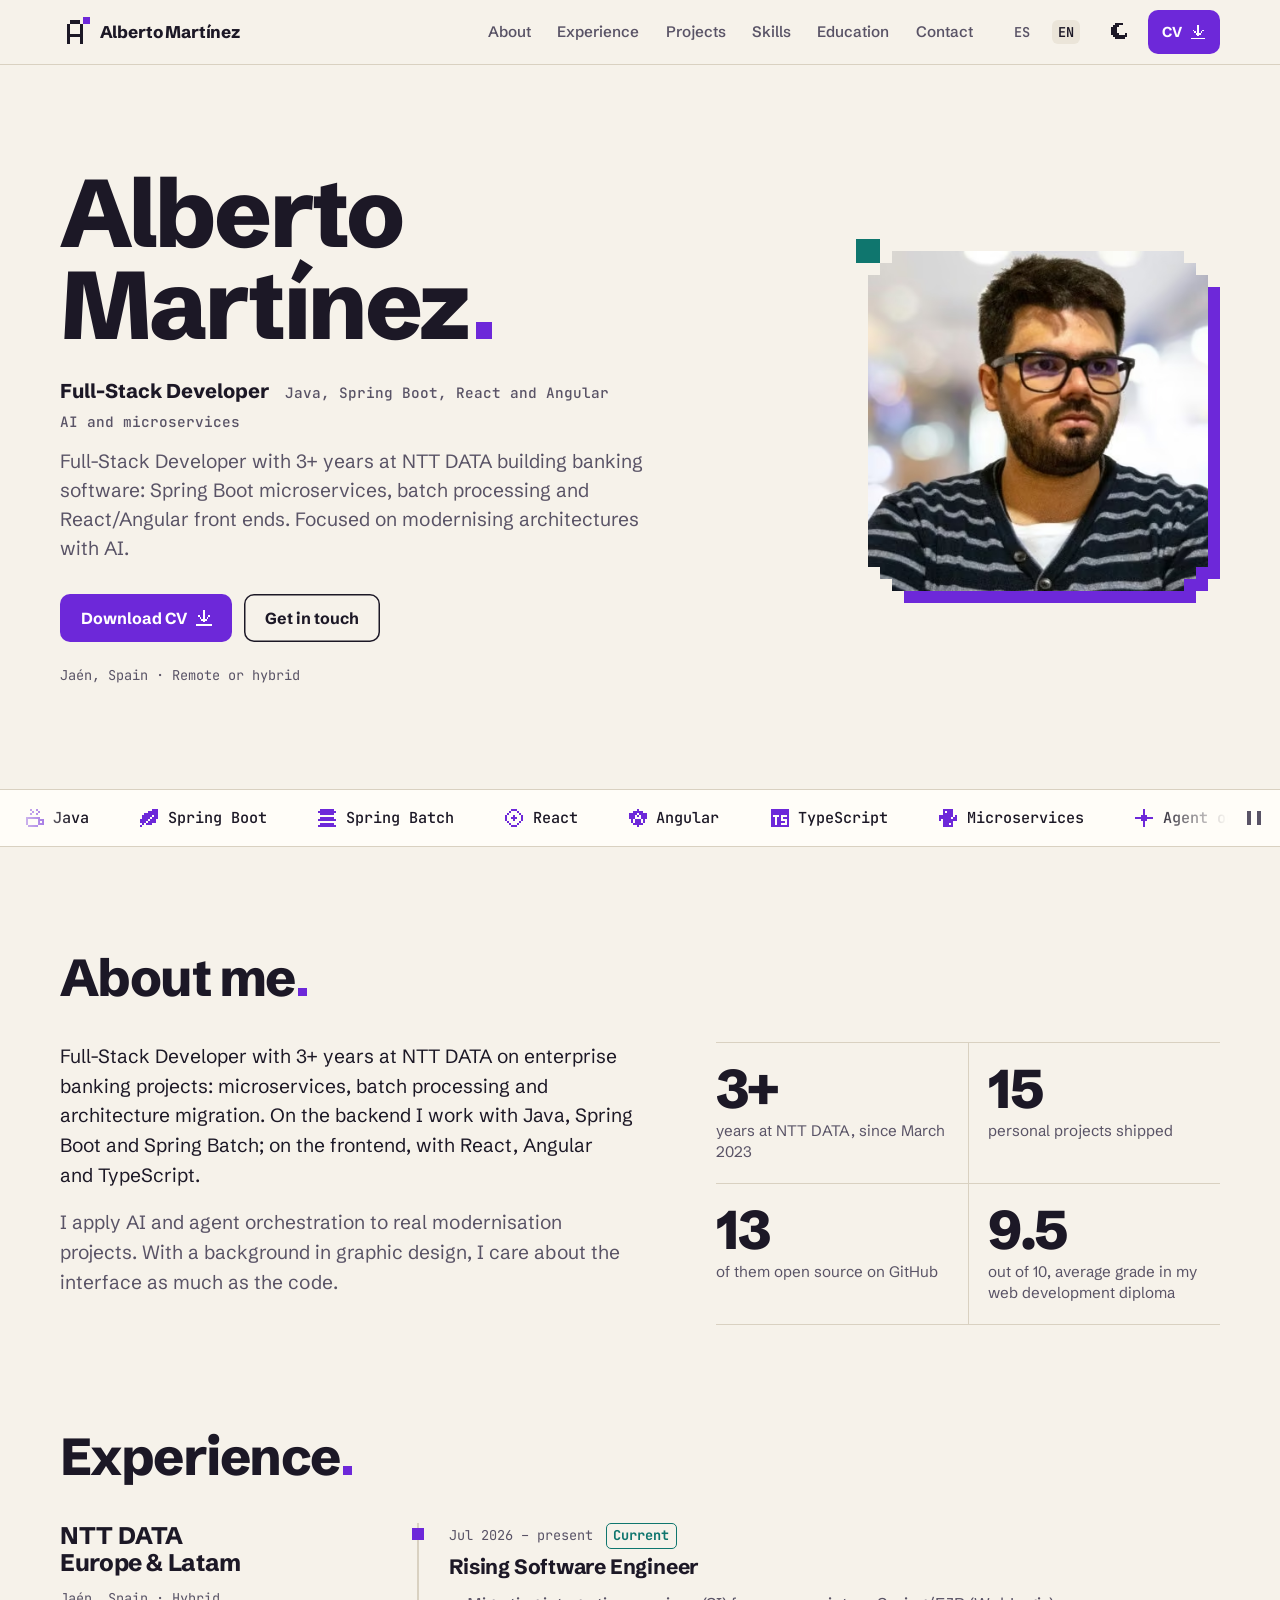
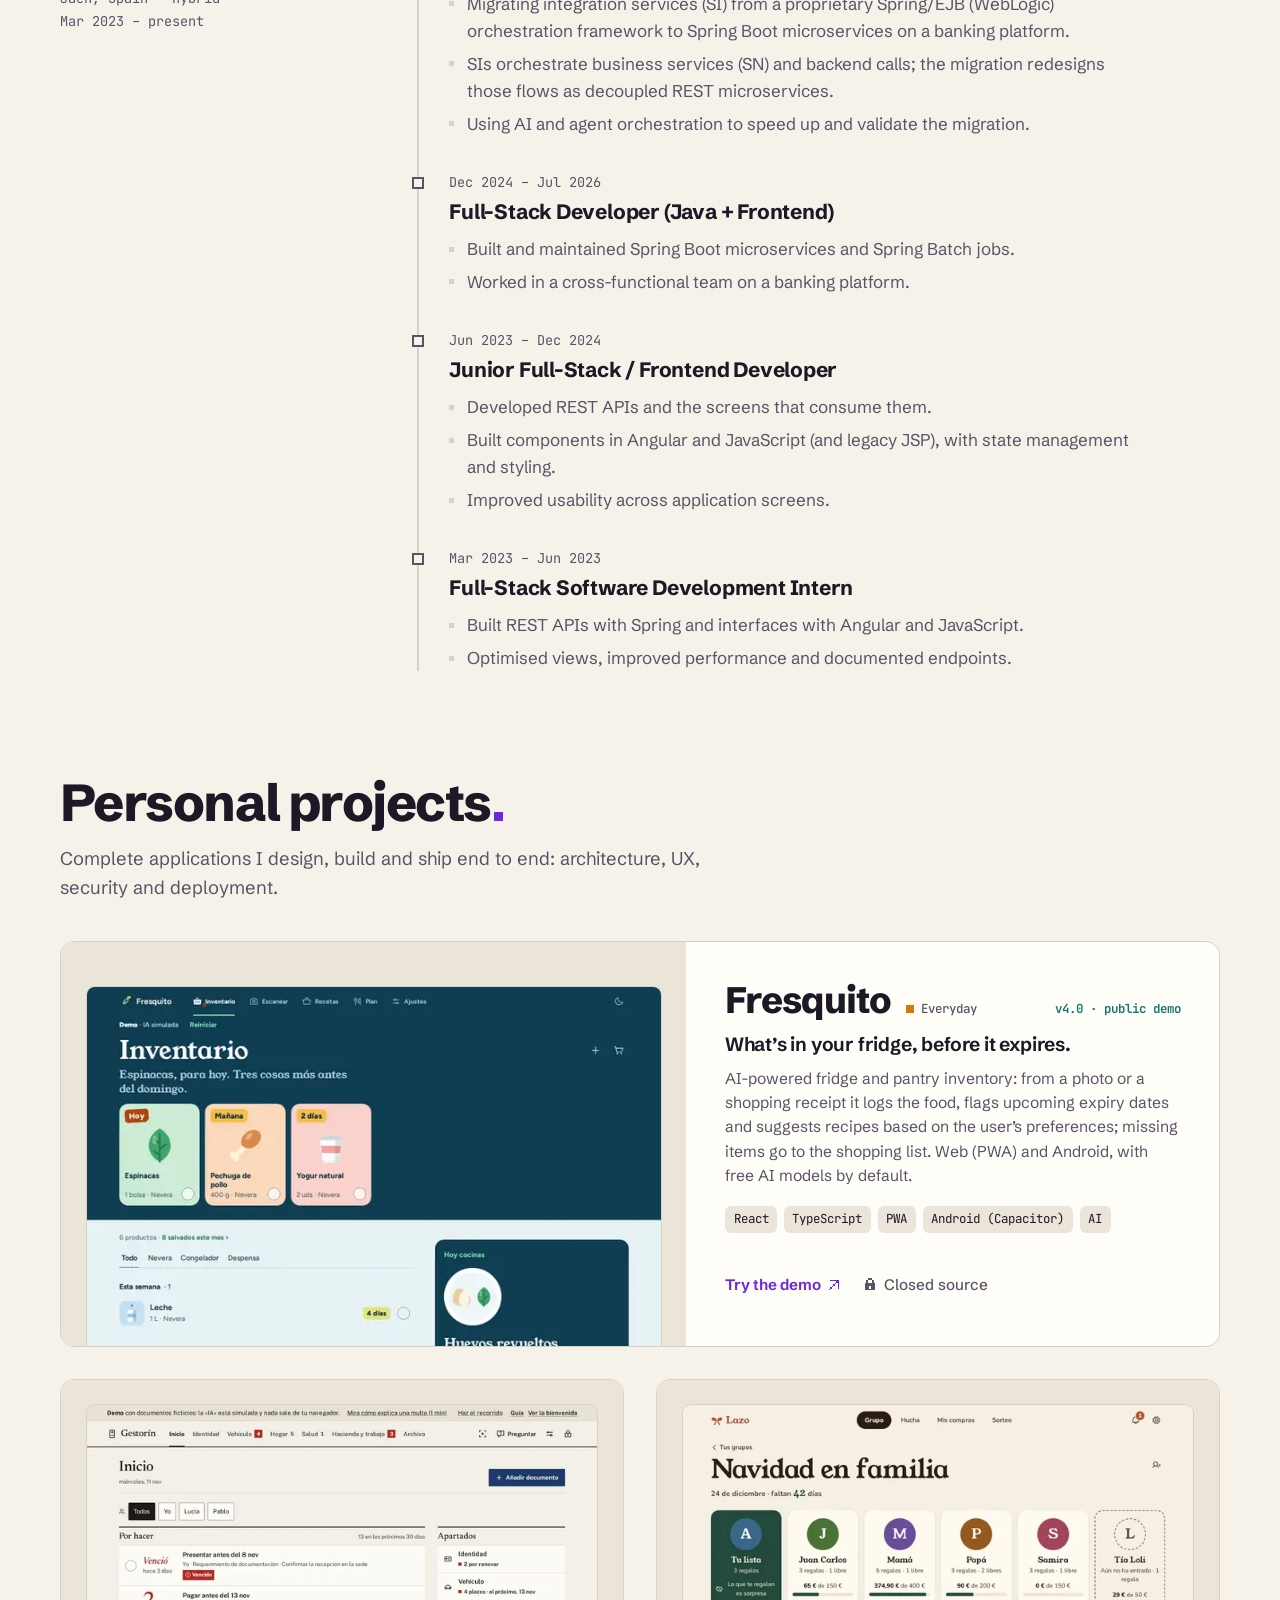
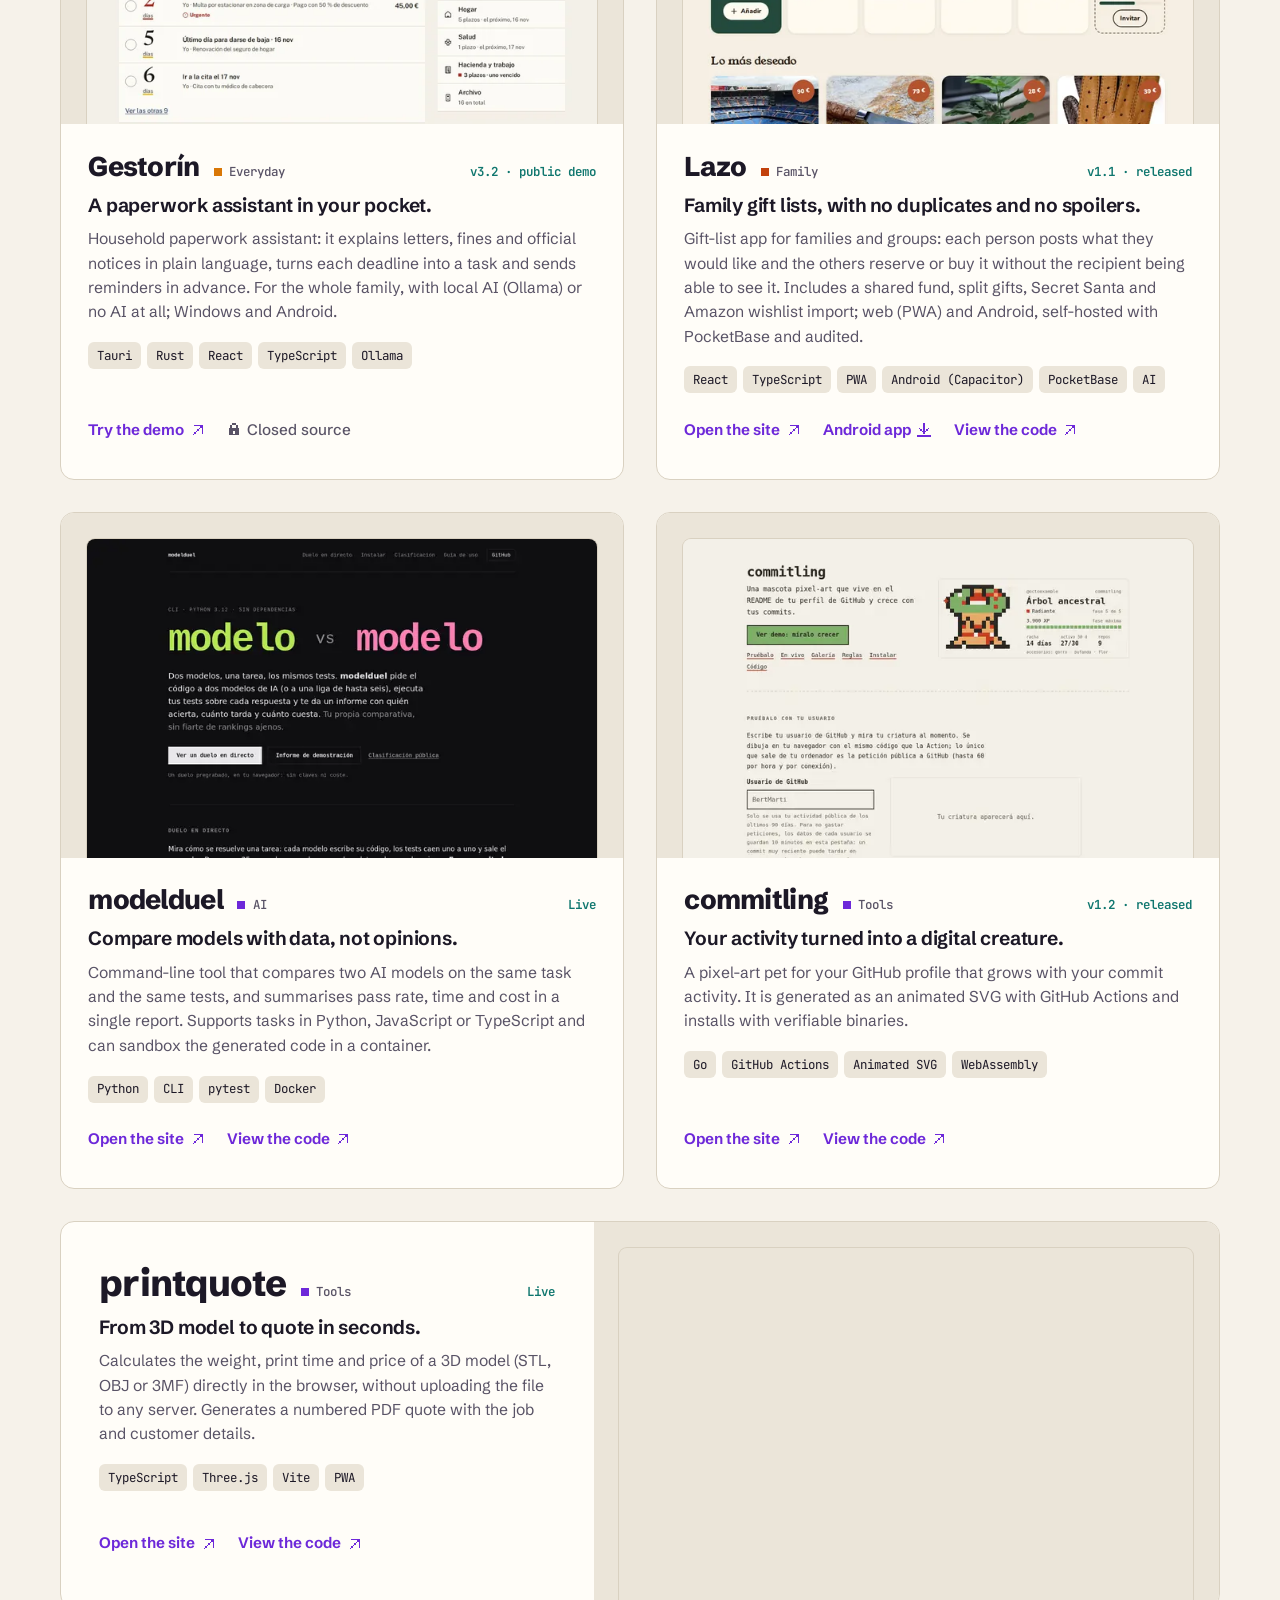
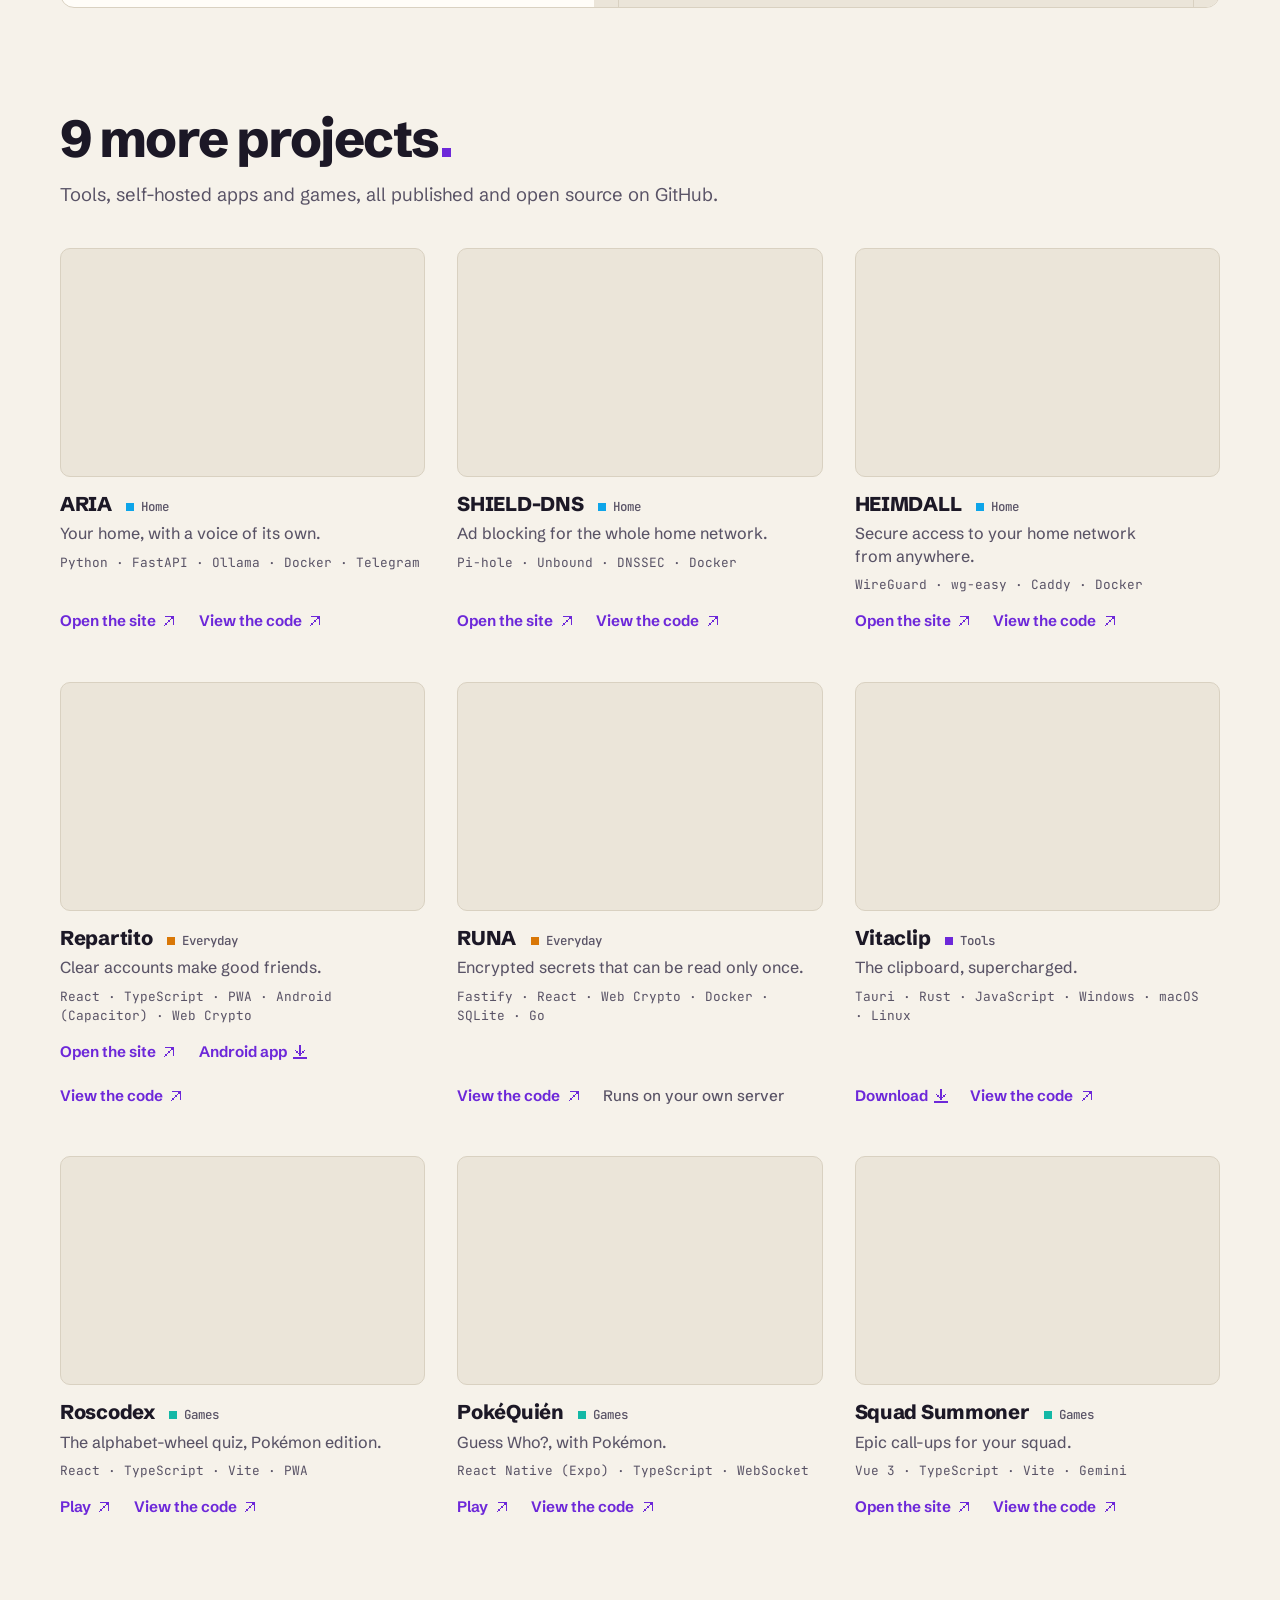
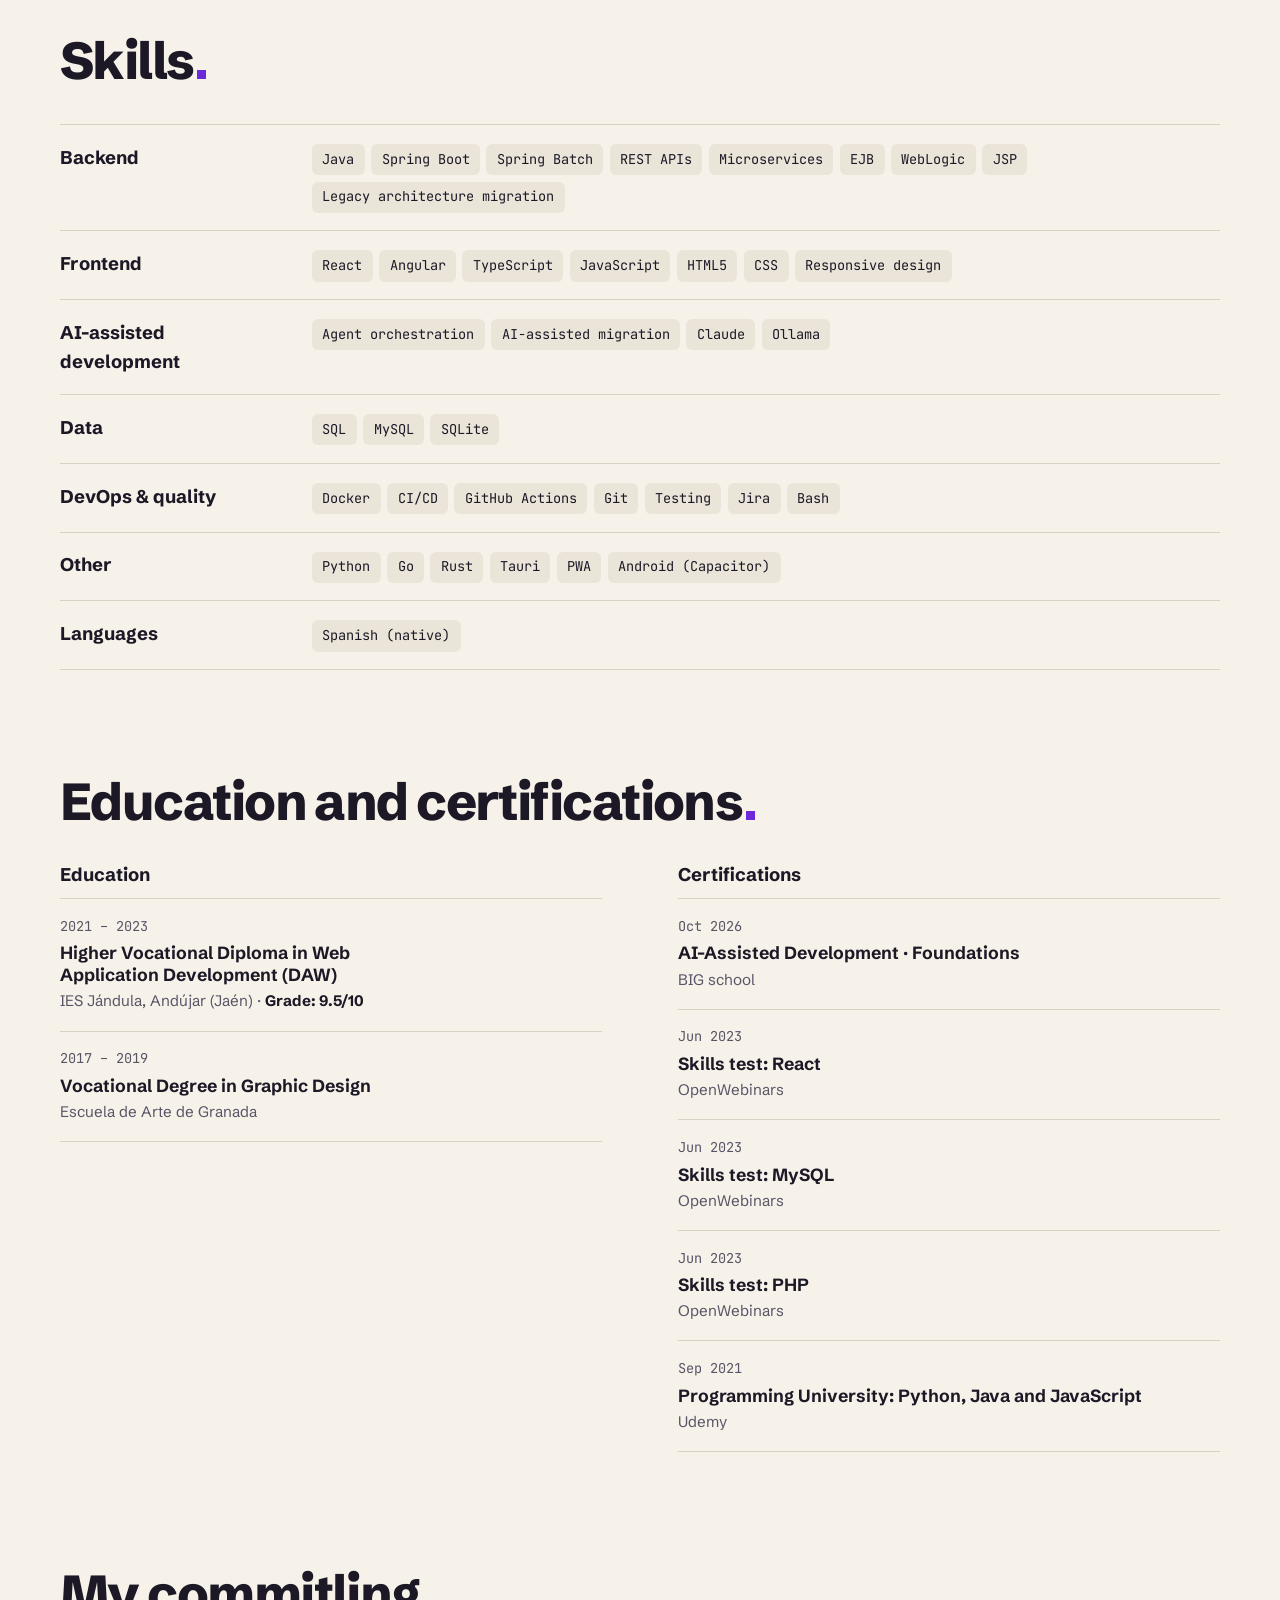
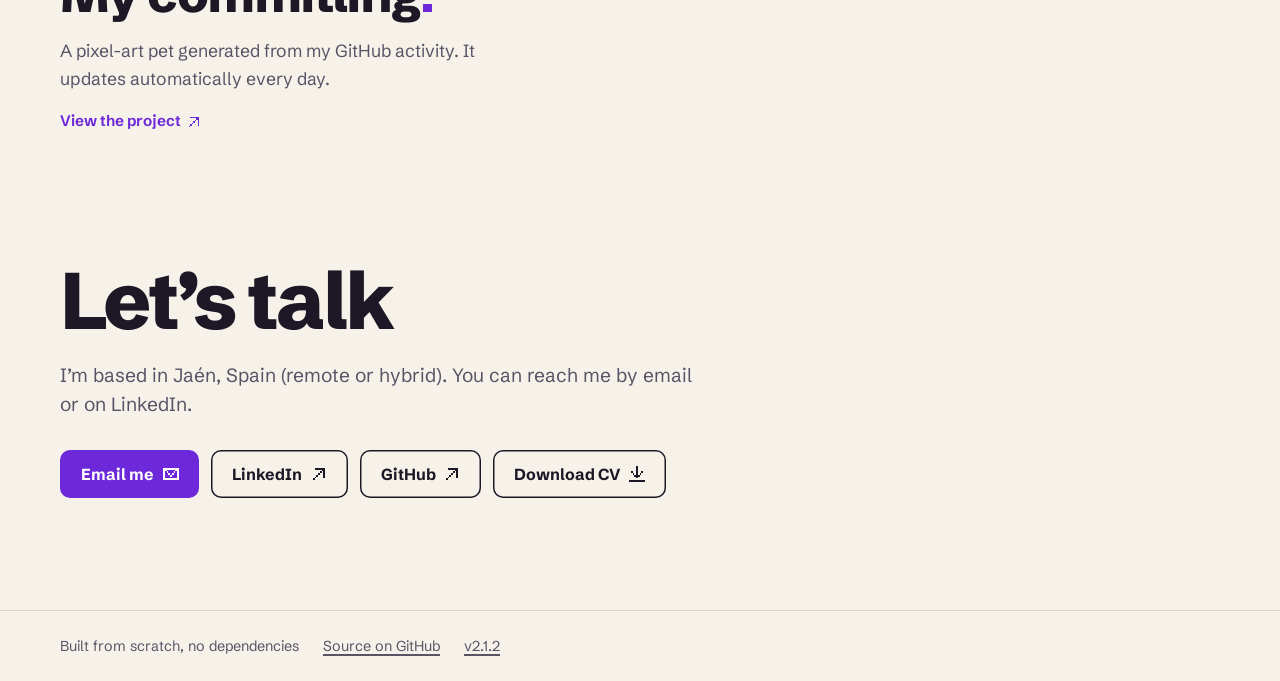
<file: site/en/index.html>
<!doctype html>
<!-- Generado por scripts/generar-tarjetas.mjs (scripts/web.mjs) desde perfil.json y proyectos.json: no lo edites a mano. -->
<html lang="en">
<head>
  <meta charset="utf-8">
  <meta name="viewport" content="width=device-width, initial-scale=1">
  <title>Alberto Martínez · Full-Stack Developer (Java, Spring Boot, React, Angular)</title>
  <meta http-equiv="Content-Security-Policy" content="default-src 'none'; script-src 'self'; style-src 'self'; font-src 'self'; connect-src 'self'; img-src 'self' https://raw.githubusercontent.com; base-uri 'none'; form-action 'none'; require-trusted-types-for 'script'; trusted-types 'none'">
  <meta name="referrer" content="strict-origin-when-cross-origin">
  <meta name="description" content="Full-Stack Developer with 3+ years at NTT DATA on enterprise banking projects: microservices, batch processing and architecture migration. On the backend I work with Java, Spring Boot and Spring Batch; on the frontend, with React, Angular and TypeScript.">
  <meta name="author" content="Alberto Martínez Moreno">
  <link rel="canonical" href="https://bertmarti.github.io/BertMarti/en/">
  <link rel="alternate" hreflang="es" href="https://bertmarti.github.io/BertMarti/">
  <link rel="alternate" hreflang="en" href="https://bertmarti.github.io/BertMarti/en/">
  <link rel="alternate" hreflang="x-default" href="https://bertmarti.github.io/BertMarti/">
  <meta property="og:type" content="profile">
  <meta property="og:locale" content="en_GB">
  <meta property="og:locale:alternate" content="es_ES">
  <meta property="og:site_name" content="Alberto Martínez">
  <meta property="og:url" content="https://bertmarti.github.io/BertMarti/en/">
  <meta property="og:title" content="Alberto Martínez | Full-Stack Developer">
  <meta property="og:description" content="Full-Stack Developer · Java, Spring Boot, React and Angular · AI and microservices">
  <meta property="og:image" content="https://bertmarti.github.io/BertMarti/og.png">
  <meta property="og:image:type" content="image/png">
  <meta property="og:image:width" content="1200">
  <meta property="og:image:height" content="630">
  <meta property="og:image:alt" content="Alberto Martínez, Full-Stack Developer, next to screenshots of his projects">
  <meta name="twitter:card" content="summary_large_image">
  <meta name="twitter:title" content="Alberto Martínez | Full-Stack Developer">
  <meta name="twitter:description" content="Full-Stack Developer · Java, Spring Boot, React and Angular · AI and microservices">
  <meta name="twitter:image" content="https://bertmarti.github.io/BertMarti/og.png">
  <meta name="twitter:image:alt" content="Alberto Martínez, Full-Stack Developer, next to screenshots of his projects">
  <meta name="theme-color" content="#f6f2ea" media="(prefers-color-scheme: light)">
  <meta name="theme-color" content="#15121d" media="(prefers-color-scheme: dark)">
  <link rel="icon" href="../favicon.svg" type="image/svg+xml">
  <link rel="preload" href="../fonts/schibsted-grotesk-latin-wght-normal.woff2" as="font" type="font/woff2" crossorigin>
  <link rel="stylesheet" href="../styles.css">
  <script src="../app.js" defer></script>
  <script type="application/ld+json">{"@context":"https://schema.org","@type":"Person","name":"Alberto Martínez Moreno","alternateName":"Alberto Martínez","jobTitle":"Full-Stack Developer","description":"Full-Stack Developer with 3+ years at NTT DATA on enterprise banking projects: microservices, batch processing and architecture migration. On the backend I work with Java, Spring Boot and Spring Batch; on the frontend, with React, Angular and TypeScript. I apply AI and agent orchestration to real modernisation projects. With a background in graphic design, I care about the interface as much as the code.","url":"https://bertmarti.github.io/BertMarti/","image":"https://bertmarti.github.io/BertMarti/img/alberto.jpg","worksFor":{"@type":"Organization","name":"NTT DATA","url":"https://www.nttdata.com/"},"address":{"@type":"PostalAddress","addressLocality":"Jaén","addressCountry":"ES"},"alumniOf":[{"@type":"EducationalOrganization","name":"IES Jándula, Andújar (Jaén)"},{"@type":"EducationalOrganization","name":"Escuela de Arte de Granada"}],"knowsAbout":["Java","Spring Boot","Spring Batch","REST APIs","Microservices","EJB","WebLogic","JSP","Legacy architecture migration","React","Angular","TypeScript","JavaScript","HTML5","CSS","Responsive design","Agent orchestration","AI-assisted migration","Claude","Ollama","SQL","MySQL","SQLite","Docker","CI/CD","GitHub Actions","Git","Testing","Jira","Bash","Python","Go","Rust","Tauri","PWA","Android (Capacitor)"],"knowsLanguage":["Spanish"],"sameAs":["https://www.linkedin.com/in/alberto-martinez-moreno/","https://github.com/BertMarti"]}</script>
</head>
<body>
  <svg class="sprite" aria-hidden="true" focusable="false" width="0" height="0"><symbol id="i-ext" viewBox="0 0 9 9"><path d="M2 1h6v1h-6zM6 2h2v1h-2zM5 3h1v1h-1zM7 3h1v1h-1zM4 4h1v1h-1zM7 4h1v1h-1zM3 5h1v1h-1zM7 5h1v1h-1zM2 6h1v1h-1zM7 6h1v1h-1zM1 7h1v1h-1z"/></symbol><symbol id="i-bajar" viewBox="0 0 9 9"><path d="M4 0h1v1h-1zM4 1h1v1h-1zM4 2h1v1h-1zM1 3h1v1h-1zM4 3h1v1h-1zM7 3h1v1h-1zM2 4h1v1h-1zM4 4h1v1h-1zM6 4h1v1h-1zM3 5h3v1h-3zM4 6h1v1h-1zM0 8h9v1h-9z"/></symbol><symbol id="i-correo" viewBox="0 0 9 9"><path d="M0 1h9v1h-9zM0 2h2v1h-2zM7 2h2v1h-2zM0 3h1v1h-1zM2 3h1v1h-1zM6 3h1v1h-1zM8 3h1v1h-1zM0 4h1v1h-1zM3 4h1v1h-1zM5 4h1v1h-1zM8 4h1v1h-1zM0 5h1v1h-1zM4 5h1v1h-1zM8 5h1v1h-1zM0 6h1v1h-1zM8 6h1v1h-1zM0 7h9v1h-9z"/></symbol><symbol id="i-sol" viewBox="0 0 9 9"><path d="M4 0h1v1h-1zM1 1h1v1h-1zM7 1h1v1h-1zM3 2h3v1h-3zM2 3h5v1h-5zM0 4h1v1h-1zM2 4h5v1h-5zM8 4h1v1h-1zM2 5h5v1h-5zM3 6h3v1h-3zM1 7h1v1h-1zM7 7h1v1h-1zM4 8h1v1h-1z"/></symbol><symbol id="i-luna" viewBox="0 0 9 9"><path d="M3 0h4v1h-4zM2 1h3v1h-3zM1 2h3v1h-3zM1 3h3v1h-3zM1 4h3v1h-3zM1 5h4v1h-4zM8 5h1v1h-1zM2 6h7v1h-7zM3 7h5v1h-5z"/></symbol><symbol id="i-pausa" viewBox="0 0 9 9"><path d="M1 1h2v1h-2zM6 1h2v1h-2zM1 2h2v1h-2zM6 2h2v1h-2zM1 3h2v1h-2zM6 3h2v1h-2zM1 4h2v1h-2zM6 4h2v1h-2zM1 5h2v1h-2zM6 5h2v1h-2zM1 6h2v1h-2zM6 6h2v1h-2zM1 7h2v1h-2zM6 7h2v1h-2z"/></symbol><symbol id="i-play" viewBox="0 0 9 9"><path d="M2 1h1v1h-1zM2 2h3v1h-3zM2 3h5v1h-5zM2 4h7v1h-7zM2 5h5v1h-5zM2 6h3v1h-3zM2 7h1v1h-1z"/></symbol><symbol id="i-candado" viewBox="0 0 9 9"><path d="M3 0h3v1h-3zM2 1h1v1h-1zM6 1h1v1h-1zM2 2h1v1h-1zM6 2h1v1h-1zM1 3h7v1h-7zM1 4h7v1h-7zM1 5h3v1h-3zM5 5h3v1h-3zM1 6h3v1h-3zM5 6h3v1h-3zM1 7h7v1h-7z"/></symbol><symbol id="i-taza" viewBox="0 0 9 9"><path d="M2 0h1v1h-1zM5 0h1v1h-1zM3 1h1v1h-1zM6 1h1v1h-1zM2 2h1v1h-1zM5 2h1v1h-1zM0 4h7v1h-7zM0 5h1v1h-1zM6 5h3v1h-3zM0 6h1v1h-1zM6 6h1v1h-1zM8 6h1v1h-1zM0 7h1v1h-1zM6 7h3v1h-3zM1 8h5v1h-5z"/></symbol><symbol id="i-hoja" viewBox="0 0 9 9"><path d="M6 0h3v1h-3zM4 1h5v1h-5zM2 2h7v1h-7zM1 3h5v1h-5zM7 3h2v1h-2zM1 4h4v1h-4zM6 4h3v1h-3zM0 5h4v1h-4zM5 5h3v1h-3zM0 6h3v1h-3zM4 6h4v1h-4zM1 7h1v1h-1zM3 7h3v1h-3zM0 8h1v1h-1z"/></symbol><symbol id="i-capas" viewBox="0 0 9 9"><path d="M1 0h7v1h-7zM0 1h9v1h-9zM1 2h7v1h-7zM1 4h7v1h-7zM0 5h9v1h-9zM1 7h7v1h-7zM0 8h9v1h-9z"/></symbol><symbol id="i-atomo" viewBox="0 0 9 9"><path d="M3 0h3v1h-3zM2 1h1v1h-1zM6 1h1v1h-1zM1 2h1v1h-1zM7 2h1v1h-1zM0 3h1v1h-1zM4 3h1v1h-1zM8 3h1v1h-1zM0 4h1v1h-1zM3 4h3v1h-3zM8 4h1v1h-1zM0 5h1v1h-1zM4 5h1v1h-1zM8 5h1v1h-1zM1 6h1v1h-1zM7 6h1v1h-1zM2 7h1v1h-1zM6 7h1v1h-1zM3 8h3v1h-3z"/></symbol><symbol id="i-escudo" viewBox="0 0 9 9"><path d="M4 0h1v1h-1zM2 1h5v1h-5zM0 2h4v1h-4zM5 2h4v1h-4zM0 3h3v1h-3zM4 3h1v1h-1zM6 3h3v1h-3zM0 4h3v1h-3zM6 4h3v1h-3zM1 5h1v1h-1zM3 5h3v1h-3zM7 5h1v1h-1zM1 6h1v1h-1zM3 6h3v1h-3zM7 6h1v1h-1zM2 7h5v1h-5zM4 8h1v1h-1z"/></symbol><symbol id="i-ts" viewBox="0 0 9 9"><path d="M0 0h9v1h-9zM0 1h9v1h-9zM0 2h9v1h-9zM0 3h1v1h-1zM4 3h1v1h-1zM8 3h1v1h-1zM0 4h2v1h-2zM3 4h2v1h-2zM6 4h3v1h-3zM0 5h2v1h-2zM3 5h2v1h-2zM8 5h1v1h-1zM0 6h2v1h-2zM3 6h4v1h-4zM8 6h1v1h-1zM0 7h2v1h-2zM3 7h2v1h-2zM8 7h1v1h-1zM0 8h9v1h-9z"/></symbol><symbol id="i-bloques" viewBox="0 0 9 9"><path d="M2 0h5v1h-5zM2 1h1v1h-1zM4 1h3v1h-3zM2 2h5v1h-5zM0 3h7v1h-7zM8 3h1v1h-1zM0 4h6v1h-6zM7 4h2v1h-2zM0 5h1v1h-1zM2 5h7v1h-7zM2 6h5v1h-5zM2 7h3v1h-3zM6 7h1v1h-1zM2 8h5v1h-5z"/></symbol><symbol id="i-go" viewBox="0 0 9 9"><path d="M0 2h4v1h-4zM5 2h4v1h-4zM0 3h1v1h-1zM5 3h1v1h-1zM8 3h1v1h-1zM0 4h1v1h-1zM2 4h2v1h-2zM5 4h1v1h-1zM8 4h1v1h-1zM0 5h1v1h-1zM3 5h1v1h-1zM5 5h1v1h-1zM8 5h1v1h-1zM0 6h4v1h-4zM5 6h4v1h-4z"/></symbol><symbol id="i-engranaje" viewBox="0 0 9 9"><path d="M3 0h1v1h-1zM5 0h1v1h-1zM1 1h1v1h-1zM3 1h3v1h-3zM7 1h1v1h-1zM2 2h5v1h-5zM0 3h3v1h-3zM6 3h3v1h-3zM1 4h2v1h-2zM6 4h2v1h-2zM0 5h3v1h-3zM6 5h3v1h-3zM2 6h5v1h-5zM1 7h1v1h-1zM3 7h3v1h-3zM7 7h1v1h-1zM3 8h1v1h-1zM5 8h1v1h-1z"/></symbol><symbol id="i-ballena" viewBox="0 0 9 9"><path d="M3 1h2v1h-2zM1 2h2v1h-2zM4 2h2v1h-2zM0 3h2v1h-2zM3 3h2v1h-2zM6 3h1v1h-1zM8 3h1v1h-1zM7 4h2v1h-2zM0 5h8v1h-8zM0 6h7v1h-7zM1 7h6v1h-6zM2 8h4v1h-4z"/></symbol><symbol id="i-cilindro" viewBox="0 0 9 9"><path d="M1 0h7v1h-7zM0 1h9v1h-9zM1 2h7v1h-7zM0 3h1v1h-1zM8 3h1v1h-1zM0 4h9v1h-9zM0 5h1v1h-1zM8 5h1v1h-1zM0 6h9v1h-9zM0 7h1v1h-1zM8 7h1v1h-1zM1 8h7v1h-7z"/></symbol><symbol id="i-rama" viewBox="0 0 9 9"><path d="M1 0h2v1h-2zM1 1h2v1h-2zM1 2h1v1h-1zM6 2h2v1h-2zM1 3h1v1h-1zM6 3h2v1h-2zM1 4h1v1h-1zM5 4h1v1h-1zM1 5h4v1h-4zM1 6h1v1h-1zM1 7h2v1h-2zM1 8h2v1h-2z"/></symbol><symbol id="i-ciclo" viewBox="0 0 9 9"><path d="M2 0h5v1h-5zM1 1h1v1h-1zM7 1h1v1h-1zM0 2h1v1h-1zM3 2h1v1h-1zM8 2h1v1h-1zM0 3h1v1h-1zM3 3h2v1h-2zM8 3h1v1h-1zM0 4h1v1h-1zM3 4h3v1h-3zM8 4h1v1h-1zM0 5h1v1h-1zM3 5h2v1h-2zM8 5h1v1h-1zM0 6h1v1h-1zM3 6h1v1h-1zM8 6h1v1h-1zM1 7h1v1h-1zM7 7h1v1h-1zM2 8h5v1h-5z"/></symbol><symbol id="i-chispa" viewBox="0 0 9 9"><path d="M4 0h1v1h-1zM4 1h1v1h-1zM4 2h1v1h-1zM3 3h3v1h-3zM0 4h9v1h-9zM3 5h3v1h-3zM4 6h1v1h-1zM4 7h1v1h-1zM4 8h1v1h-1z"/></symbol></svg>
  <a class="skip-link" href="#contenido">Skip to content</a>
  <header class="site-header"><div class="wrap nav-wrap">
    <a class="brand" href="./" aria-label="Home, Alberto Martínez"><svg class="brand-mark" aria-hidden="true" focusable="false" viewBox="0 0 9 9" width="30" height="30"><path d="M3 1h3v1h1v6h-1v-2h-3v2h-1v-6h1zM3 2v3h3v-3z"/><path class="punto" d="M7 0h2v2h-2z"/></svg><span>Alberto Martínez</span></a>
    <nav class="nav" aria-label="Sections"><ul><li><a href="#sobre-mi">About</a></li><li><a href="#experiencia">Experience</a></li><li><a href="#proyectos">Projects</a></li><li><a href="#habilidades">Skills</a></li><li><a href="#formacion">Education</a></li><li><a href="#contacto">Contact</a></li></ul></nav>
    <div class="tools">
      <nav class="lang" aria-label="Language"><a href="../" hreflang="es" lang="es"><abbr title="Español">ES</abbr></a><a href="./" hreflang="en" lang="en" aria-current="page"><abbr title="English">EN</abbr></a></nav>
      <button class="theme-toggle" type="button" aria-label="Switch to dark mode" aria-pressed="false"><svg class="ico luna" aria-hidden="true" focusable="false" width="18" height="18"><use href="#i-luna"/></svg><svg class="ico sol" aria-hidden="true" focusable="false" width="18" height="18"><use href="#i-sol"/></svg></button>
      <a class="btn btn-small" href="../cv/Alberto-Martinez-Moreno-CV-EN.pdf" download><span class="vh">Download </span>CV<svg class="ico" aria-hidden="true" focusable="false" width="18" height="18"><use href="#i-bajar"/></svg></a>
    </div>
  </div></header>
  <main id="contenido">
    <section class="hero wrap" aria-labelledby="titulo">
      <div class="hero-copy">
        <h1 id="titulo">Alberto <span class="nowrap">Martínez<span class="px" aria-hidden="true"></span></span></h1>
        <p class="role"><strong>Full-Stack Developer</strong><span>Java, Spring Boot, React and Angular</span><span>AI and microservices</span></p>
        <p class="lead">Full-Stack Developer with 3+ years at NTT DATA building banking software: Spring Boot microservices, batch processing and React/Angular front ends. Focused on modernising architectures with AI.</p>
        <div class="cta">
          <a class="btn" href="../cv/Alberto-Martinez-Moreno-CV-EN.pdf" download>Download CV<svg class="ico" aria-hidden="true" focusable="false" width="18" height="18"><use href="#i-bajar"/></svg></a>
          <a class="btn btn-ghost" href="#contacto">Get in touch</a>
        </div>
        <p class="where">Jaén, Spain · Remote or hybrid</p>
      </div>
      <picture class="retrato">
        <source srcset="../img/alberto.avif" type="image/avif">
        <source srcset="../img/alberto.webp" type="image/webp">
        <img src="../img/alberto.jpg" width="400" height="400" alt="Portrait of Alberto Martínez" fetchpriority="high" decoding="async">
      </picture>
    </section>
    <section class="band" aria-labelledby="banda-titulo">
      <h2 id="banda-titulo" class="vh">Technologies I work with</h2>
      <div class="band-view"><ul class="band-track"><li><svg class="ico" aria-hidden="true" focusable="false" width="18" height="18"><use href="#i-taza"/></svg>Java</li><li><svg class="ico" aria-hidden="true" focusable="false" width="18" height="18"><use href="#i-hoja"/></svg>Spring Boot</li><li><svg class="ico" aria-hidden="true" focusable="false" width="18" height="18"><use href="#i-capas"/></svg>Spring Batch</li><li><svg class="ico" aria-hidden="true" focusable="false" width="18" height="18"><use href="#i-atomo"/></svg>React</li><li><svg class="ico" aria-hidden="true" focusable="false" width="18" height="18"><use href="#i-escudo"/></svg>Angular</li><li><svg class="ico" aria-hidden="true" focusable="false" width="18" height="18"><use href="#i-ts"/></svg>TypeScript</li><li><svg class="ico" aria-hidden="true" focusable="false" width="18" height="18"><use href="#i-bloques"/></svg>Microservices</li><li><svg class="ico" aria-hidden="true" focusable="false" width="18" height="18"><use href="#i-chispa"/></svg>Agent orchestration</li><li><svg class="ico" aria-hidden="true" focusable="false" width="18" height="18"><use href="#i-cilindro"/></svg>SQL</li><li><svg class="ico" aria-hidden="true" focusable="false" width="18" height="18"><use href="#i-ballena"/></svg>Docker</li><li><svg class="ico" aria-hidden="true" focusable="false" width="18" height="18"><use href="#i-ciclo"/></svg>CI/CD</li><li><svg class="ico" aria-hidden="true" focusable="false" width="18" height="18"><use href="#i-rama"/></svg>Git</li><li><svg class="ico" aria-hidden="true" focusable="false" width="18" height="18"><use href="#i-go"/></svg>Go</li><li><svg class="ico" aria-hidden="true" focusable="false" width="18" height="18"><use href="#i-engranaje"/></svg>Rust</li><li aria-hidden="true"><svg class="ico" aria-hidden="true" focusable="false" width="18" height="18"><use href="#i-taza"/></svg>Java</li><li aria-hidden="true"><svg class="ico" aria-hidden="true" focusable="false" width="18" height="18"><use href="#i-hoja"/></svg>Spring Boot</li><li aria-hidden="true"><svg class="ico" aria-hidden="true" focusable="false" width="18" height="18"><use href="#i-capas"/></svg>Spring Batch</li><li aria-hidden="true"><svg class="ico" aria-hidden="true" focusable="false" width="18" height="18"><use href="#i-atomo"/></svg>React</li><li aria-hidden="true"><svg class="ico" aria-hidden="true" focusable="false" width="18" height="18"><use href="#i-escudo"/></svg>Angular</li><li aria-hidden="true"><svg class="ico" aria-hidden="true" focusable="false" width="18" height="18"><use href="#i-ts"/></svg>TypeScript</li><li aria-hidden="true"><svg class="ico" aria-hidden="true" focusable="false" width="18" height="18"><use href="#i-bloques"/></svg>Microservices</li><li aria-hidden="true"><svg class="ico" aria-hidden="true" focusable="false" width="18" height="18"><use href="#i-chispa"/></svg>Agent orchestration</li><li aria-hidden="true"><svg class="ico" aria-hidden="true" focusable="false" width="18" height="18"><use href="#i-cilindro"/></svg>SQL</li><li aria-hidden="true"><svg class="ico" aria-hidden="true" focusable="false" width="18" height="18"><use href="#i-ballena"/></svg>Docker</li><li aria-hidden="true"><svg class="ico" aria-hidden="true" focusable="false" width="18" height="18"><use href="#i-ciclo"/></svg>CI/CD</li><li aria-hidden="true"><svg class="ico" aria-hidden="true" focusable="false" width="18" height="18"><use href="#i-rama"/></svg>Git</li><li aria-hidden="true"><svg class="ico" aria-hidden="true" focusable="false" width="18" height="18"><use href="#i-go"/></svg>Go</li><li aria-hidden="true"><svg class="ico" aria-hidden="true" focusable="false" width="18" height="18"><use href="#i-engranaje"/></svg>Rust</li></ul></div>
      <button class="band-toggle" type="button" hidden aria-pressed="false" aria-label="Pause the technology band"><svg class="ico pausa" aria-hidden="true" focusable="false" width="18" height="18"><use href="#i-pausa"/></svg><svg class="ico play" aria-hidden="true" focusable="false" width="18" height="18"><use href="#i-play"/></svg></button>
    </section>
    <section class="section wrap" id="sobre-mi" aria-labelledby="sobre-mi-titulo">
      <h2 id="sobre-mi-titulo">About me</h2>
      <div class="about">
        <div class="prose"><p>Full-Stack Developer with 3+ years at NTT DATA on enterprise banking projects: microservices, batch processing and architecture migration. On the backend I work with Java, Spring Boot and Spring Batch; on the frontend, with React, Angular and TypeScript.</p><p>I apply AI and agent orchestration to real modernisation projects. With a background in graphic design, I care about the interface as much as the code.</p></div>
        <dl class="figures"><div><dt>years at NTT DATA, since March 2023</dt><dd>3+</dd></div><div><dt>personal projects shipped</dt><dd>15</dd></div><div><dt>of them open source on GitHub</dt><dd>13</dd></div><div><dt>out of 10, average grade in my web development diploma</dt><dd>9.5</dd></div></dl>
      </div>
    </section>
    <section class="section wrap" id="experiencia" aria-labelledby="experiencia-titulo">
      <h2 id="experiencia-titulo">Experience</h2>
      <div class="xp">
        <div class="xp-head"><h3>NTT DATA Europe &amp; Latam</h3><p class="mono">Jaén, Spain · Hybrid<br>Mar 2023 – present</p></div>
        <ol class="timeline">
          <li class="now">
            <p class="when">Jul 2026 – present<span class="badge">Current</span></p>
            <h4>Rising Software Engineer</h4>
            <ul><li>Migrating integration services (SI) from a proprietary Spring/EJB (WebLogic) orchestration framework to Spring Boot microservices on a banking platform.</li><li>SIs orchestrate business services (SN) and backend calls; the migration redesigns those flows as decoupled REST microservices.</li><li>Using AI and agent orchestration to speed up and validate the migration.</li></ul>
          </li>
          <li>
            <p class="when">Dec 2024 – Jul 2026</p>
            <h4>Full-Stack Developer (Java + Frontend)</h4>
            <ul><li>Built and maintained Spring Boot microservices and Spring Batch jobs.</li><li>Worked in a cross-functional team on a banking platform.</li></ul>
          </li>
          <li>
            <p class="when">Jun 2023 – Dec 2024</p>
            <h4>Junior Full-Stack / Frontend Developer</h4>
            <ul><li>Developed REST APIs and the screens that consume them.</li><li>Built components in Angular and JavaScript (and legacy JSP), with state management and styling.</li><li>Improved usability across application screens.</li></ul>
          </li>
          <li>
            <p class="when">Mar 2023 – Jun 2023</p>
            <h4>Full-Stack Software Development Intern</h4>
            <ul><li>Built REST APIs with Spring and interfaces with Angular and JavaScript.</li><li>Optimised views, improved performance and documented endpoints.</li></ul>
          </li>
        </ol>
      </div>
    </section>
    <section class="section wrap" id="proyectos" aria-labelledby="proyectos-titulo">
      <h2 id="proyectos-titulo">Personal projects</h2>
      <p class="intro">Complete applications I design, build and ship end to end: architecture, UX, security and deployment.</p>
      <ul class="feat-grid">
        <li class="feat"><article>
          <a class="shot" href="https://fresquito-demo.pages.dev/" target="_blank" rel="noopener noreferrer" tabindex="-1"><img src="../img/proyectos/fresquito.webp" width="640" height="400" loading="lazy" decoding="async" alt="Fresquito screenshot: what expires first as cards with an illustration of each food, under a blue band, and a recipe for today"></a>
          <div class="feat-body">
            <div class="feat-head"><h3>Fresquito</h3><span class="tag" data-cat="dia-a-dia">Everyday</span><span class="estado">v4.0 · public demo</span></div>
            <p class="lema">What’s in your fridge, before it expires.</p>
            <p class="desc">AI-powered fridge and pantry inventory: from a photo or a shopping receipt it logs the food, flags upcoming expiry dates and suggests recipes based on the user’s preferences; missing items go to the shopping list. Web (PWA) and Android, with free AI models by default.</p>
            <ul class="chips" aria-label="Technologies"><li>React</li><li>TypeScript</li><li>PWA</li><li>Android (Capacitor)</li><li>AI</li></ul>
            <p class="links"><a href="https://fresquito-demo.pages.dev/" target="_blank" rel="noopener noreferrer">Try the demo<span class="vh">: Fresquito</span><svg class="ico" aria-hidden="true" focusable="false" width="18" height="18"><use href="#i-ext"/></svg></a><span class="plain"><svg class="ico" aria-hidden="true" focusable="false" width="18" height="18"><use href="#i-candado"/></svg>Closed source</span></p>
          </div>
        </article></li>
        <li class="feat"><article>
          <a class="shot" href="https://bertmarti.github.io/gestorin-demo/" target="_blank" rel="noopener noreferrer" tabindex="-1"><img src="../img/proyectos/gestorin.webp" width="640" height="400" loading="lazy" decoding="async" alt="Gestorín 3.2 screenshot: the to-do list with the nearest deadlines in large figures and, on the right, the Identity, Vehicle, Home, Health, Tax and work, and Archive sections"></a>
          <div class="feat-body">
            <div class="feat-head"><h3>Gestorín</h3><span class="tag" data-cat="dia-a-dia">Everyday</span><span class="estado">v3.2 · public demo</span></div>
            <p class="lema">A paperwork assistant in your pocket.</p>
            <p class="desc">Household paperwork assistant: it explains letters, fines and official notices in plain language, turns each deadline into a task and sends reminders in advance. For the whole family, with local AI (Ollama) or no AI at all; Windows and Android.</p>
            <ul class="chips" aria-label="Technologies"><li>Tauri</li><li>Rust</li><li>React</li><li>TypeScript</li><li>Ollama</li></ul>
            <p class="links"><a href="https://bertmarti.github.io/gestorin-demo/" target="_blank" rel="noopener noreferrer">Try the demo<span class="vh">: Gestorín</span><svg class="ico" aria-hidden="true" focusable="false" width="18" height="18"><use href="#i-ext"/></svg></a><span class="plain"><svg class="ico" aria-hidden="true" focusable="false" width="18" height="18"><use href="#i-candado"/></svg>Closed source</span></p>
          </div>
        </article></li>
        <li class="feat"><article>
          <a class="shot" href="https://bertmarti.github.io/lazo/" target="_blank" rel="noopener noreferrer" tabindex="-1"><img src="../img/proyectos/lazo.webp" width="640" height="400" loading="lazy" decoding="async" alt="Lazo screenshot: the “Family Christmas” group with each person shown large, their budget (yours is hidden) and the most wanted gifts in photos, on cream paper with terracotta"></a>
          <div class="feat-body">
            <div class="feat-head"><h3>Lazo</h3><span class="tag" data-cat="familia">Family</span><span class="estado">v1.1 · released</span></div>
            <p class="lema">Family gift lists, with no duplicates and no spoilers.</p>
            <p class="desc">Gift-list app for families and groups: each person posts what they would like and the others reserve or buy it without the recipient being able to see it. Includes a shared fund, split gifts, Secret Santa and Amazon wishlist import; web (PWA) and Android, self-hosted with PocketBase and audited.</p>
            <ul class="chips" aria-label="Technologies"><li>React</li><li>TypeScript</li><li>PWA</li><li>Android (Capacitor)</li><li>PocketBase</li><li>AI</li></ul>
            <p class="links"><a href="https://bertmarti.github.io/lazo/" target="_blank" rel="noopener noreferrer">Open the site<span class="vh">: Lazo</span><svg class="ico" aria-hidden="true" focusable="false" width="18" height="18"><use href="#i-ext"/></svg></a><a href="https://github.com/BertMarti/lazo/releases/latest" target="_blank" rel="noopener noreferrer">Android app<span class="vh">: Lazo</span><svg class="ico" aria-hidden="true" focusable="false" width="18" height="18"><use href="#i-bajar"/></svg></a><a href="https://github.com/BertMarti/lazo" target="_blank" rel="noopener noreferrer">View the code<span class="vh">: Lazo</span><svg class="ico" aria-hidden="true" focusable="false" width="18" height="18"><use href="#i-ext"/></svg></a></p>
          </div>
        </article></li>
        <li class="feat"><article>
          <a class="shot" href="https://bertmarti.github.io/modelduel/" target="_blank" rel="noopener noreferrer" tabindex="-1"><img src="../img/proyectos/modelduel.webp" width="640" height="400" loading="lazy" decoding="async" alt="Screenshot of modelduel, an AI model comparison tool"></a>
          <div class="feat-body">
            <div class="feat-head"><h3>modelduel</h3><span class="tag" data-cat="ia">AI</span><span class="estado">Live</span></div>
            <p class="lema">Compare models with data, not opinions.</p>
            <p class="desc">Command-line tool that compares two AI models on the same task and the same tests, and summarises pass rate, time and cost in a single report. Supports tasks in Python, JavaScript or TypeScript and can sandbox the generated code in a container.</p>
            <ul class="chips" aria-label="Technologies"><li>Python</li><li>CLI</li><li>pytest</li><li>Docker</li></ul>
            <p class="links"><a href="https://bertmarti.github.io/modelduel/" target="_blank" rel="noopener noreferrer">Open the site<span class="vh">: modelduel</span><svg class="ico" aria-hidden="true" focusable="false" width="18" height="18"><use href="#i-ext"/></svg></a><a href="https://github.com/BertMarti/modelduel" target="_blank" rel="noopener noreferrer">View the code<span class="vh">: modelduel</span><svg class="ico" aria-hidden="true" focusable="false" width="18" height="18"><use href="#i-ext"/></svg></a></p>
          </div>
        </article></li>
        <li class="feat"><article>
          <a class="shot" href="https://bertmarti.github.io/commitling/" target="_blank" rel="noopener noreferrer" tabindex="-1"><img src="../img/proyectos/commitling.webp" width="640" height="400" loading="lazy" decoding="async" alt="Screenshot of commitling, a pixel-art pet for your profile"></a>
          <div class="feat-body">
            <div class="feat-head"><h3>commitling</h3><span class="tag" data-cat="herramientas">Tools</span><span class="estado">v1.2 · released</span></div>
            <p class="lema">Your activity turned into a digital creature.</p>
            <p class="desc">A pixel-art pet for your GitHub profile that grows with your commit activity. It is generated as an animated SVG with GitHub Actions and installs with verifiable binaries.</p>
            <ul class="chips" aria-label="Technologies"><li>Go</li><li>GitHub Actions</li><li>Animated SVG</li><li>WebAssembly</li></ul>
            <p class="links"><a href="https://bertmarti.github.io/commitling/" target="_blank" rel="noopener noreferrer">Open the site<span class="vh">: commitling</span><svg class="ico" aria-hidden="true" focusable="false" width="18" height="18"><use href="#i-ext"/></svg></a><a href="https://github.com/BertMarti/commitling" target="_blank" rel="noopener noreferrer">View the code<span class="vh">: commitling</span><svg class="ico" aria-hidden="true" focusable="false" width="18" height="18"><use href="#i-ext"/></svg></a></p>
          </div>
        </article></li>
        <li class="feat"><article>
          <a class="shot" href="https://bertmarti.github.io/printquote/" target="_blank" rel="noopener noreferrer" tabindex="-1"><img src="../img/proyectos/printquote.webp" width="640" height="400" loading="lazy" decoding="async" alt="Screenshot of printquote, 3D printing quotes"></a>
          <div class="feat-body">
            <div class="feat-head"><h3>printquote</h3><span class="tag" data-cat="herramientas">Tools</span><span class="estado">Live</span></div>
            <p class="lema">From 3D model to quote in seconds.</p>
            <p class="desc">Calculates the weight, print time and price of a 3D model (STL, OBJ or 3MF) directly in the browser, without uploading the file to any server. Generates a numbered PDF quote with the job and customer details.</p>
            <ul class="chips" aria-label="Technologies"><li>TypeScript</li><li>Three.js</li><li>Vite</li><li>PWA</li></ul>
            <p class="links"><a href="https://bertmarti.github.io/printquote/" target="_blank" rel="noopener noreferrer">Open the site<span class="vh">: printquote</span><svg class="ico" aria-hidden="true" focusable="false" width="18" height="18"><use href="#i-ext"/></svg></a><a href="https://github.com/BertMarti/printquote" target="_blank" rel="noopener noreferrer">View the code<span class="vh">: printquote</span><svg class="ico" aria-hidden="true" focusable="false" width="18" height="18"><use href="#i-ext"/></svg></a></p>
          </div>
        </article></li>
      </ul>
    </section>
    <section class="section wrap" aria-labelledby="mas-titulo">
      <h2 id="mas-titulo">9 more projects</h2>
      <p class="intro">Tools, self-hosted apps and games, all published and open source on GitHub.</p>
      <ul class="mini-grid">
        <li class="mini"><article>
          <a class="shot" href="https://bertmarti.github.io/ARIA/" target="_blank" rel="noopener noreferrer" tabindex="-1"><img src="../img/proyectos/aria.webp" width="640" height="400" loading="lazy" decoding="async" alt="Screenshot of ARIA, an AI assistant for the home"></a>
          <div class="feat-head"><h3>ARIA</h3><span class="tag" data-cat="casa">Home</span></div>
          <p class="lema">Your home, with a voice of its own.</p>
          <p class="pila">Python · FastAPI · Ollama · Docker · Telegram</p>
          <p class="links"><a href="https://bertmarti.github.io/ARIA/" target="_blank" rel="noopener noreferrer">Open the site<span class="vh">: ARIA</span><svg class="ico" aria-hidden="true" focusable="false" width="18" height="18"><use href="#i-ext"/></svg></a><a href="https://github.com/BertMarti/ARIA" target="_blank" rel="noopener noreferrer">View the code<span class="vh">: ARIA</span><svg class="ico" aria-hidden="true" focusable="false" width="18" height="18"><use href="#i-ext"/></svg></a></p>
        </article></li>
        <li class="mini"><article>
          <a class="shot" href="https://bertmarti.github.io/SHIELD-DNS/" target="_blank" rel="noopener noreferrer" tabindex="-1"><img src="../img/proyectos/shield-dns.webp" width="640" height="400" loading="lazy" decoding="async" alt="Screenshot of SHIELD-DNS, an ad blocker for the whole house"></a>
          <div class="feat-head"><h3>SHIELD-DNS</h3><span class="tag" data-cat="casa">Home</span></div>
          <p class="lema">Ad blocking for the whole home network.</p>
          <p class="pila">Pi-hole · Unbound · DNSSEC · Docker</p>
          <p class="links"><a href="https://bertmarti.github.io/SHIELD-DNS/" target="_blank" rel="noopener noreferrer">Open the site<span class="vh">: SHIELD-DNS</span><svg class="ico" aria-hidden="true" focusable="false" width="18" height="18"><use href="#i-ext"/></svg></a><a href="https://github.com/BertMarti/SHIELD-DNS" target="_blank" rel="noopener noreferrer">View the code<span class="vh">: SHIELD-DNS</span><svg class="ico" aria-hidden="true" focusable="false" width="18" height="18"><use href="#i-ext"/></svg></a></p>
        </article></li>
        <li class="mini"><article>
          <a class="shot" href="https://bertmarti.github.io/HEIMDALL/" target="_blank" rel="noopener noreferrer" tabindex="-1"><img src="../img/proyectos/heimdall.webp" width="640" height="400" loading="lazy" decoding="async" alt="Screenshot of HEIMDALL, a VPN to reach home from outside"></a>
          <div class="feat-head"><h3>HEIMDALL</h3><span class="tag" data-cat="casa">Home</span></div>
          <p class="lema">Secure access to your home network from anywhere.</p>
          <p class="pila">WireGuard · wg-easy · Caddy · Docker</p>
          <p class="links"><a href="https://bertmarti.github.io/HEIMDALL/" target="_blank" rel="noopener noreferrer">Open the site<span class="vh">: HEIMDALL</span><svg class="ico" aria-hidden="true" focusable="false" width="18" height="18"><use href="#i-ext"/></svg></a><a href="https://github.com/BertMarti/HEIMDALL" target="_blank" rel="noopener noreferrer">View the code<span class="vh">: HEIMDALL</span><svg class="ico" aria-hidden="true" focusable="false" width="18" height="18"><use href="#i-ext"/></svg></a></p>
        </article></li>
        <li class="mini"><article>
          <a class="shot" href="https://bertmarti.github.io/repartito/" target="_blank" rel="noopener noreferrer" tabindex="-1"><img src="../img/proyectos/repartito.webp" width="640" height="400" loading="lazy" decoding="async" alt="Screenshot of Repartito, the expense-splitting app"></a>
          <div class="feat-head"><h3>Repartito</h3><span class="tag" data-cat="dia-a-dia">Everyday</span></div>
          <p class="lema">Clear accounts make good friends.</p>
          <p class="pila">React · TypeScript · PWA · Android (Capacitor) · Web Crypto</p>
          <p class="links"><a href="https://bertmarti.github.io/repartito/" target="_blank" rel="noopener noreferrer">Open the site<span class="vh">: Repartito</span><svg class="ico" aria-hidden="true" focusable="false" width="18" height="18"><use href="#i-ext"/></svg></a><a href="https://github.com/BertMarti/repartito/releases/latest" target="_blank" rel="noopener noreferrer">Android app<span class="vh">: Repartito</span><svg class="ico" aria-hidden="true" focusable="false" width="18" height="18"><use href="#i-bajar"/></svg></a><a href="https://github.com/BertMarti/repartito" target="_blank" rel="noopener noreferrer">View the code<span class="vh">: Repartito</span><svg class="ico" aria-hidden="true" focusable="false" width="18" height="18"><use href="#i-ext"/></svg></a></p>
        </article></li>
        <li class="mini"><article>
          <a class="shot" href="https://github.com/BertMarti/runa" target="_blank" rel="noopener noreferrer" tabindex="-1"><img src="../img/proyectos/runa.webp" width="640" height="400" loading="lazy" decoding="async" alt="Screenshot of RUNA, for sharing encrypted secrets that self-destruct"></a>
          <div class="feat-head"><h3>RUNA</h3><span class="tag" data-cat="dia-a-dia">Everyday</span></div>
          <p class="lema">Encrypted secrets that can be read only once.</p>
          <p class="pila">Fastify · React · Web Crypto · Docker · SQLite · Go</p>
          <p class="links"><a href="https://github.com/BertMarti/runa" target="_blank" rel="noopener noreferrer">View the code<span class="vh">: RUNA</span><svg class="ico" aria-hidden="true" focusable="false" width="18" height="18"><use href="#i-ext"/></svg></a><span class="plain">Runs on your own server</span></p>
        </article></li>
        <li class="mini"><article>
          <a class="shot" href="https://github.com/BertMarti/vitaclip/releases/latest" target="_blank" rel="noopener noreferrer" tabindex="-1"><img src="../img/proyectos/vitaclip.webp" width="640" height="400" loading="lazy" decoding="async" alt="Vitaclip: clipboard history window in light and dark mode"></a>
          <div class="feat-head"><h3>Vitaclip</h3><span class="tag" data-cat="herramientas">Tools</span></div>
          <p class="lema">The clipboard, supercharged.</p>
          <p class="pila">Tauri · Rust · JavaScript · Windows · macOS · Linux</p>
          <p class="links"><a href="https://github.com/BertMarti/vitaclip/releases/latest" target="_blank" rel="noopener noreferrer">Download<span class="vh">: Vitaclip</span><svg class="ico" aria-hidden="true" focusable="false" width="18" height="18"><use href="#i-bajar"/></svg></a><a href="https://github.com/BertMarti/vitaclip" target="_blank" rel="noopener noreferrer">View the code<span class="vh">: Vitaclip</span><svg class="ico" aria-hidden="true" focusable="false" width="18" height="18"><use href="#i-ext"/></svg></a></p>
        </article></li>
        <li class="mini"><article>
          <a class="shot" href="https://bertmarti.github.io/Roscodex/" target="_blank" rel="noopener noreferrer" tabindex="-1"><img src="../img/proyectos/roscodex.webp" width="640" height="400" loading="lazy" decoding="async" alt="Screenshot of Roscodex, a Pokémon alphabet-wheel quiz"></a>
          <div class="feat-head"><h3>Roscodex</h3><span class="tag" data-cat="juegos">Games</span></div>
          <p class="lema">The alphabet-wheel quiz, Pokémon edition.</p>
          <p class="pila">React · TypeScript · Vite · PWA</p>
          <p class="links"><a href="https://bertmarti.github.io/Roscodex/" target="_blank" rel="noopener noreferrer">Play<span class="vh">: Roscodex</span><svg class="ico" aria-hidden="true" focusable="false" width="18" height="18"><use href="#i-ext"/></svg></a><a href="https://github.com/BertMarti/Roscodex" target="_blank" rel="noopener noreferrer">View the code<span class="vh">: Roscodex</span><svg class="ico" aria-hidden="true" focusable="false" width="18" height="18"><use href="#i-ext"/></svg></a></p>
        </article></li>
        <li class="mini"><article>
          <a class="shot" href="https://bertmarti.github.io/Adivina-pkm/" target="_blank" rel="noopener noreferrer" tabindex="-1"><img src="../img/proyectos/adivina-pkm.webp" width="640" height="400" loading="lazy" decoding="async" alt="Screenshot of PokéQuién, a deduction duel with Pokémon"></a>
          <div class="feat-head"><h3>PokéQuién</h3><span class="tag" data-cat="juegos">Games</span></div>
          <p class="lema">Guess Who?, with Pokémon.</p>
          <p class="pila">React Native (Expo) · TypeScript · WebSocket</p>
          <p class="links"><a href="https://bertmarti.github.io/Adivina-pkm/" target="_blank" rel="noopener noreferrer">Play<span class="vh">: PokéQuién</span><svg class="ico" aria-hidden="true" focusable="false" width="18" height="18"><use href="#i-ext"/></svg></a><a href="https://github.com/BertMarti/Adivina-pkm" target="_blank" rel="noopener noreferrer">View the code<span class="vh">: PokéQuién</span><svg class="ico" aria-hidden="true" focusable="false" width="18" height="18"><use href="#i-ext"/></svg></a></p>
        </article></li>
        <li class="mini"><article>
          <a class="shot" href="https://bertmarti.github.io/squad-summoner-v3/" target="_blank" rel="noopener noreferrer" tabindex="-1"><img src="../img/proyectos/squad-summoner-v3.webp" width="640" height="400" loading="lazy" decoding="async" alt="Screenshot of Squad Summoner, call-ups for playing as a group"></a>
          <div class="feat-head"><h3>Squad Summoner</h3><span class="tag" data-cat="juegos">Games</span></div>
          <p class="lema">Epic call-ups for your squad.</p>
          <p class="pila">Vue 3 · TypeScript · Vite · Gemini</p>
          <p class="links"><a href="https://bertmarti.github.io/squad-summoner-v3/" target="_blank" rel="noopener noreferrer">Open the site<span class="vh">: Squad Summoner</span><svg class="ico" aria-hidden="true" focusable="false" width="18" height="18"><use href="#i-ext"/></svg></a><a href="https://github.com/BertMarti/squad-summoner-v3" target="_blank" rel="noopener noreferrer">View the code<span class="vh">: Squad Summoner</span><svg class="ico" aria-hidden="true" focusable="false" width="18" height="18"><use href="#i-ext"/></svg></a></p>
        </article></li>
      </ul>
    </section>
    <section class="section wrap" id="habilidades" aria-labelledby="habilidades-titulo">
      <h2 id="habilidades-titulo">Skills</h2>
      <dl class="skills">
        <div><dt>Backend</dt><dd><ul class="chips"><li>Java</li><li>Spring Boot</li><li>Spring Batch</li><li>REST APIs</li><li>Microservices</li><li>EJB</li><li>WebLogic</li><li>JSP</li><li>Legacy architecture migration</li></ul></dd></div>
        <div><dt>Frontend</dt><dd><ul class="chips"><li>React</li><li>Angular</li><li>TypeScript</li><li>JavaScript</li><li>HTML5</li><li>CSS</li><li>Responsive design</li></ul></dd></div>
        <div><dt>AI-assisted development</dt><dd><ul class="chips"><li>Agent orchestration</li><li>AI-assisted migration</li><li>Claude</li><li>Ollama</li></ul></dd></div>
        <div><dt>Data</dt><dd><ul class="chips"><li>SQL</li><li>MySQL</li><li>SQLite</li></ul></dd></div>
        <div><dt>DevOps &amp; quality</dt><dd><ul class="chips"><li>Docker</li><li>CI/CD</li><li>GitHub Actions</li><li>Git</li><li>Testing</li><li>Jira</li><li>Bash</li></ul></dd></div>
        <div><dt>Other</dt><dd><ul class="chips"><li>Python</li><li>Go</li><li>Rust</li><li>Tauri</li><li>PWA</li><li>Android (Capacitor)</li></ul></dd></div>
        <div><dt>Languages</dt><dd><ul class="chips"><li>Spanish (native)</li></ul></dd></div>
      </dl>
    </section>
    <section class="section wrap" id="formacion" aria-labelledby="formacion-titulo">
      <h2 id="formacion-titulo">Education and certifications</h2>
      <div class="edu">
        <div><h3>Education</h3><ul class="ledger"><li><p class="when">2021 – 2023</p><h4>Higher Vocational Diploma in Web Application Development (DAW)</h4><p>IES Jándula, Andújar (Jaén) · <strong>Grade: 9.5/10</strong></p></li><li><p class="when">2017 – 2019</p><h4>Vocational Degree in Graphic Design</h4><p>Escuela de Arte de Granada</p></li></ul></div>
        <div><h3>Certifications</h3><ul class="ledger"><li><p class="when">Oct 2026</p><h4>AI-Assisted Development · Foundations</h4><p>BIG school</p></li><li><p class="when">Jun 2023</p><h4>Skills test: React</h4><p>OpenWebinars</p></li><li><p class="when">Jun 2023</p><h4>Skills test: MySQL</h4><p>OpenWebinars</p></li><li><p class="when">Jun 2023</p><h4>Skills test: PHP</h4><p>OpenWebinars</p></li><li><p class="when">Sep 2021</p><h4>Programming University: Python, Java and JavaScript</h4><p>Udemy</p></li></ul></div>
      </div>
    </section>
    <section class="section wrap pet" aria-labelledby="mascota-titulo">
      <div><h2 id="mascota-titulo">My commitling</h2><p>A pixel-art pet generated from my GitHub activity. It updates automatically every day.</p><p class="links"><a href="https://bertmarti.github.io/commitling/" target="_blank" rel="noopener noreferrer">View the project<svg class="ico" aria-hidden="true" focusable="false" width="18" height="18"><use href="#i-ext"/></svg></a></p></div>
      <picture><source id="commitling-oscuro" srcset="https://raw.githubusercontent.com/BertMarti/BertMarti/main/commitling-dark.svg" media="(prefers-color-scheme: dark)"><img src="https://raw.githubusercontent.com/BertMarti/BertMarti/main/commitling.svg" width="480" height="200" loading="lazy" decoding="async" alt="Commitling, a pixel-art pet that grows with commits"></picture>
    </section>
    <section class="section wrap contact" id="contacto" aria-labelledby="contacto-titulo">
      <h2 id="contacto-titulo">Let’s talk</h2>
      <p class="lead">I’m based in Jaén, Spain (remote or hybrid). You can reach me by email or on LinkedIn.</p>
      <div class="cta">
        <button class="btn" type="button" id="correo" hidden data-a="878romrama" data-b="moc.liamg"><span>Email me</span><svg class="ico" aria-hidden="true" focusable="false" width="18" height="18"><use href="#i-correo"/></svg></button>
        <a class="btn btn-ghost" href="https://www.linkedin.com/in/alberto-martinez-moreno/" target="_blank" rel="noopener noreferrer">LinkedIn<svg class="ico" aria-hidden="true" focusable="false" width="18" height="18"><use href="#i-ext"/></svg></a>
        <a class="btn btn-ghost" href="https://github.com/BertMarti" target="_blank" rel="noopener noreferrer">GitHub<svg class="ico" aria-hidden="true" focusable="false" width="18" height="18"><use href="#i-ext"/></svg></a>
        <a class="btn btn-ghost" href="../cv/Alberto-Martinez-Moreno-CV-EN.pdf" download>Download CV<svg class="ico" aria-hidden="true" focusable="false" width="18" height="18"><use href="#i-bajar"/></svg></a>
      </div>
    </section>
  </main>
  <footer class="site-footer"><div class="wrap"><span>Built from scratch, no dependencies</span><a href="https://github.com/BertMarti/BertMarti" target="_blank" rel="noopener noreferrer">Source on GitHub</a><a href="https://github.com/BertMarti/BertMarti/blob/main/CHANGELOG.md" target="_blank" rel="noopener noreferrer">v2.1.2</a></div></footer>
</body>
</html>
</file>
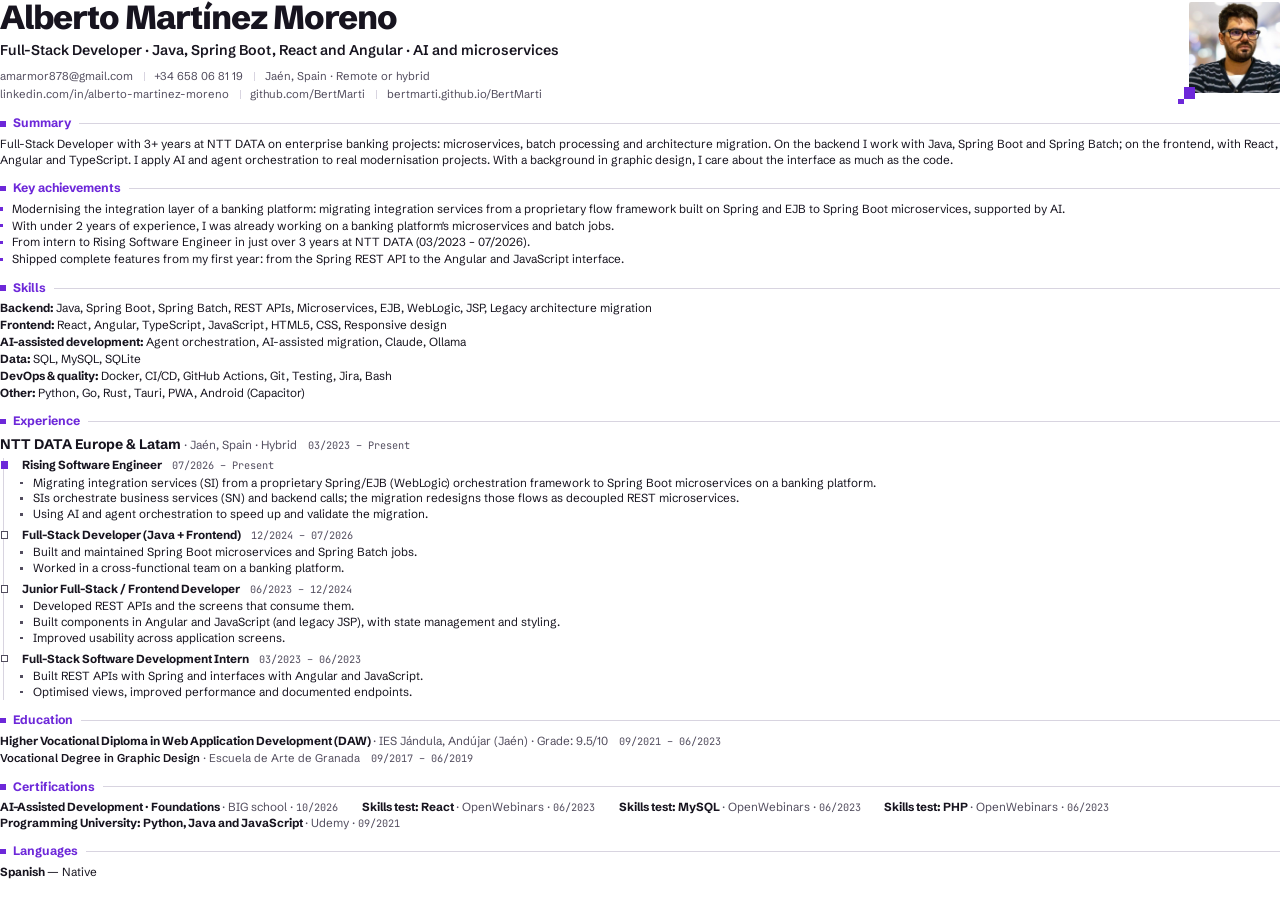
<file: cv/cv-en.html>
<!doctype html>
<html lang="en">
<head>
<meta charset="utf-8">
<title>Alberto Martínez Moreno — CV</title>
<meta name="author" content="Alberto Martínez Moreno">
<link rel="stylesheet" href="cv.css">
</head>
<body>
<header>
<div>
<h1>Alberto Martínez Moreno</h1>
<p class="titular">Full-Stack Developer · Java, Spring Boot, React and Angular · AI and microservices</p>
<ul class="contacto">
<li><a href="mailto:amarmor878@gmail.com">amarmor878@gmail.com</a></li>
<li><a href="tel:+34658068119">+34 658 06 81 19</a></li>
<li>Jaén, Spain · Remote or hybrid</li>
</ul>
<ul class="contacto">
<li><a href="https://www.linkedin.com/in/alberto-martinez-moreno/">linkedin.com/in/alberto-martinez-moreno</a></li>
<li><a href="https://github.com/BertMarti">github.com/BertMarti</a></li>
<li><a href="https://bertmarti.github.io/BertMarti/">bertmarti.github.io/BertMarti</a></li>
</ul>
</div>
<div class="foto"><img src="foto.jpg" alt=""></div>
</header>
<main>
<section>
<h2>Summary</h2>
<p>Full-Stack Developer with 3+ years at NTT DATA on enterprise banking projects: microservices, batch processing and architecture migration. On the backend I work with Java, Spring Boot and Spring Batch; on the frontend, with React, Angular and TypeScript. I apply AI and agent orchestration to real modernisation projects. With a background in graphic design, I care about the interface as much as the code.</p>
</section>
<section>
<h2>Key achievements</h2>
<ul class="logros">
<li>Modernising the integration layer of a banking platform: migrating integration services from a proprietary flow framework built on Spring and EJB to Spring Boot microservices, supported by AI.</li>
<li>With under 2 years of experience, I was already working on a banking platform's microservices and batch jobs.</li>
<li>From intern to Rising Software Engineer in just over 3 years at NTT DATA (03/2023 – 07/2026).</li>
<li>Shipped complete features from my first year: from the Spring REST API to the Angular and JavaScript interface.</li>
</ul>
</section>
<section>
<h2>Skills</h2>
<dl class="habilidades">
<div><dt>Backend: </dt><dd>Java, Spring Boot, Spring Batch, REST APIs, Microservices, EJB, WebLogic, JSP, Legacy architecture migration</dd></div>
<div><dt>Frontend: </dt><dd>React, Angular, TypeScript, JavaScript, HTML5, CSS, Responsive design</dd></div>
<div><dt>AI-assisted development: </dt><dd>Agent orchestration, AI-assisted migration, Claude, Ollama</dd></div>
<div><dt>Data: </dt><dd>SQL, MySQL, SQLite</dd></div>
<div><dt>DevOps &amp; quality: </dt><dd>Docker, CI/CD, GitHub Actions, Git, Testing, Jira, Bash</dd></div>
<div><dt>Other: </dt><dd>Python, Go, Rust, Tauri, PWA, Android (Capacitor)</dd></div>
</dl>
</section>
<section>
<h2>Experience</h2>
<article class="empresa">
<div class="fila"><h3>NTT DATA Europe &amp; Latam </h3><span class="suave">· Jaén, Spain · Hybrid </span><span class="fechas">03/2023 – Present</span></div>
<div class="puestos">
<div class="puesto actual">
<div class="fila"><h4>Rising Software Engineer </h4><span class="fechas">07/2026 – Present</span></div>
<ul>
<li>Migrating integration services (SI) from a proprietary Spring/EJB (WebLogic) orchestration framework to Spring Boot microservices on a banking platform.</li>
<li>SIs orchestrate business services (SN) and backend calls; the migration redesigns those flows as decoupled REST microservices.</li>
<li>Using AI and agent orchestration to speed up and validate the migration.</li>
</ul>
</div>
<div class="puesto">
<div class="fila"><h4>Full-Stack Developer (Java + Frontend) </h4><span class="fechas">12/2024 – 07/2026</span></div>
<ul>
<li>Built and maintained Spring Boot microservices and Spring Batch jobs.</li>
<li>Worked in a cross-functional team on a banking platform.</li>
</ul>
</div>
<div class="puesto">
<div class="fila"><h4>Junior Full-Stack / Frontend Developer </h4><span class="fechas">06/2023 – 12/2024</span></div>
<ul>
<li>Developed REST APIs and the screens that consume them.</li>
<li>Built components in Angular and JavaScript (and legacy JSP), with state management and styling.</li>
<li>Improved usability across application screens.</li>
</ul>
</div>
<div class="puesto">
<div class="fila"><h4>Full-Stack Software Development Intern </h4><span class="fechas">03/2023 – 06/2023</span></div>
<ul>
<li>Built REST APIs with Spring and interfaces with Angular and JavaScript.</li>
<li>Optimised views, improved performance and documented endpoints.</li>
</ul>
</div>
</div>
</article>
</section>
<section>
<h2>Education</h2>
<div class="fila linea">
<h3>Higher Vocational Diploma in Web Application Development (DAW) </h3><span class="suave">· </span><span class="resto"><span class="suave">IES Jándula, Andújar (Jaén) · Grade: 9.5/10 </span><span class="fechas">09/2021 – 06/2023</span></span>
</div>
<div class="fila linea secundaria">
<h3>Vocational Degree in Graphic Design </h3><span class="suave">· </span><span class="resto"><span class="suave">Escuela de Arte de Granada </span><span class="fechas">09/2017 – 06/2019</span></span>
</div>
</section>
<section>
<h2>Certifications</h2>
<ul class="corrida">
<li><strong>AI-Assisted Development · Foundations </strong><span class="suave">· BIG school · <span class="fechas">10/2026</span></span></li>
<li><strong>Skills test: React </strong><span class="suave">· OpenWebinars · <span class="fechas">06/2023</span></span></li>
<li><strong>Skills test: MySQL </strong><span class="suave">· OpenWebinars · <span class="fechas">06/2023</span></span></li>
<li><strong>Skills test: PHP </strong><span class="suave">· OpenWebinars · <span class="fechas">06/2023</span></span></li>
<li><strong>Programming University: Python, Java and JavaScript </strong><span class="suave">· Udemy · <span class="fechas">09/2021</span></span></li>
</ul>
</section>
<section>
<h2>Languages</h2>
<ul class="corrida">
<li><strong>Spanish </strong>— Native</li>
</ul>
</section>
</main>
</body>
</html>
</file>
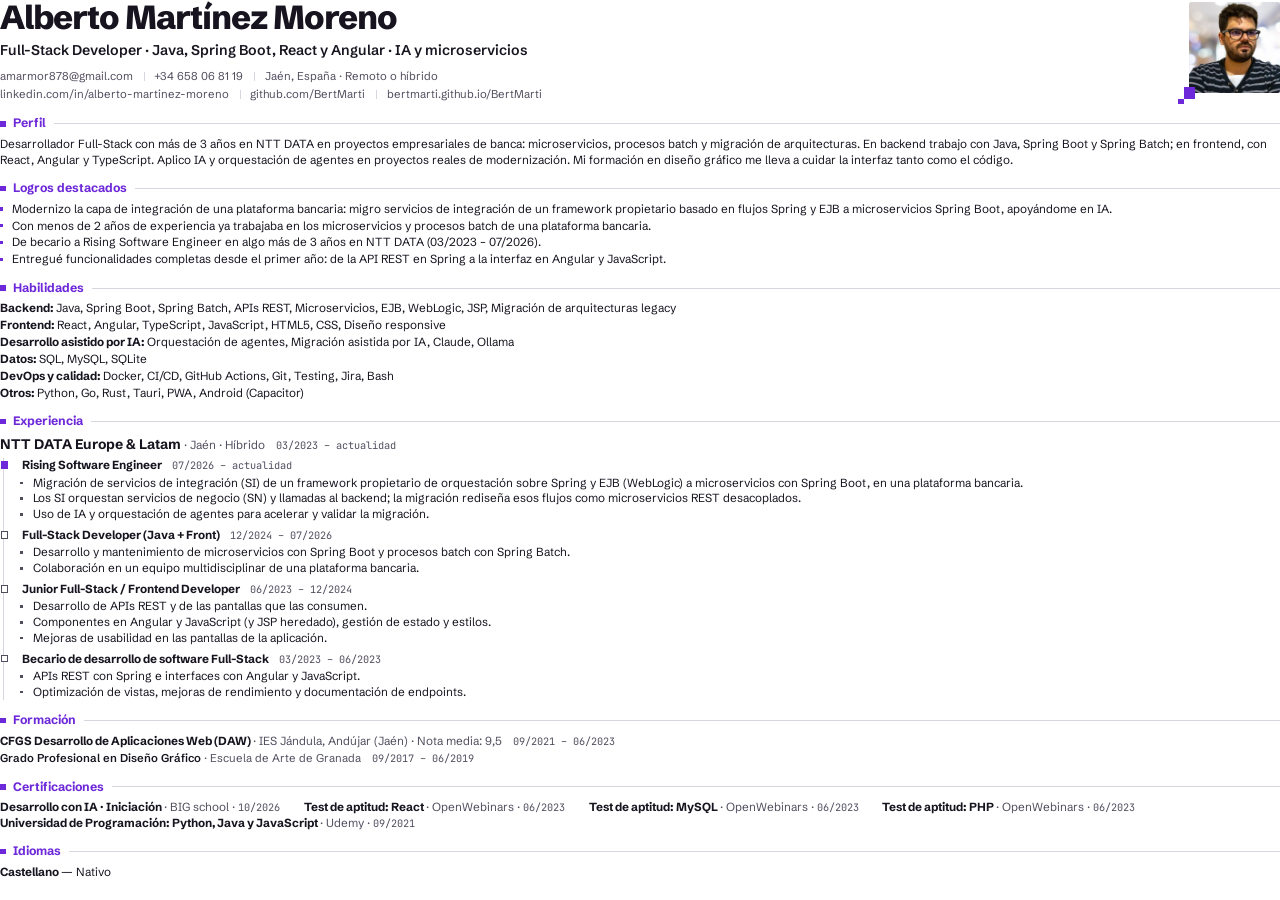
<file: cv/cv-es.html>
<!doctype html>
<html lang="es">
<head>
<meta charset="utf-8">
<title>Alberto Martínez Moreno — CV</title>
<meta name="author" content="Alberto Martínez Moreno">
<link rel="stylesheet" href="cv.css">
</head>
<body>
<header>
<div>
<h1>Alberto Martínez Moreno</h1>
<p class="titular">Full-Stack Developer · Java, Spring Boot, React y Angular · IA y microservicios</p>
<ul class="contacto">
<li><a href="mailto:amarmor878@gmail.com">amarmor878@gmail.com</a></li>
<li><a href="tel:+34658068119">+34 658 06 81 19</a></li>
<li>Jaén, España · Remoto o híbrido</li>
</ul>
<ul class="contacto">
<li><a href="https://www.linkedin.com/in/alberto-martinez-moreno/">linkedin.com/in/alberto-martinez-moreno</a></li>
<li><a href="https://github.com/BertMarti">github.com/BertMarti</a></li>
<li><a href="https://bertmarti.github.io/BertMarti/">bertmarti.github.io/BertMarti</a></li>
</ul>
</div>
<div class="foto"><img src="foto.jpg" alt=""></div>
</header>
<main>
<section>
<h2>Perfil</h2>
<p>Desarrollador Full-Stack con más de 3 años en NTT DATA en proyectos empresariales de banca: microservicios, procesos batch y migración de arquitecturas. En backend trabajo con Java, Spring Boot y Spring Batch; en frontend, con React, Angular y TypeScript. Aplico IA y orquestación de agentes en proyectos reales de modernización. Mi formación en diseño gráfico me lleva a cuidar la interfaz tanto como el código.</p>
</section>
<section>
<h2>Logros destacados</h2>
<ul class="logros">
<li>Modernizo la capa de integración de una plataforma bancaria: migro servicios de integración de un framework propietario basado en flujos Spring y EJB a microservicios Spring Boot, apoyándome en IA.</li>
<li>Con menos de 2 años de experiencia ya trabajaba en los microservicios y procesos batch de una plataforma bancaria.</li>
<li>De becario a Rising Software Engineer en algo más de 3 años en NTT DATA (03/2023 – 07/2026).</li>
<li>Entregué funcionalidades completas desde el primer año: de la API REST en Spring a la interfaz en Angular y JavaScript.</li>
</ul>
</section>
<section>
<h2>Habilidades</h2>
<dl class="habilidades">
<div><dt>Backend: </dt><dd>Java, Spring Boot, Spring Batch, APIs REST, Microservicios, EJB, WebLogic, JSP, Migración de arquitecturas legacy</dd></div>
<div><dt>Frontend: </dt><dd>React, Angular, TypeScript, JavaScript, HTML5, CSS, Diseño responsive</dd></div>
<div><dt>Desarrollo asistido por IA: </dt><dd>Orquestación de agentes, Migración asistida por IA, Claude, Ollama</dd></div>
<div><dt>Datos: </dt><dd>SQL, MySQL, SQLite</dd></div>
<div><dt>DevOps y calidad: </dt><dd>Docker, CI/CD, GitHub Actions, Git, Testing, Jira, Bash</dd></div>
<div><dt>Otros: </dt><dd>Python, Go, Rust, Tauri, PWA, Android (Capacitor)</dd></div>
</dl>
</section>
<section>
<h2>Experiencia</h2>
<article class="empresa">
<div class="fila"><h3>NTT DATA Europe &amp; Latam </h3><span class="suave">· Jaén · Híbrido </span><span class="fechas">03/2023 – actualidad</span></div>
<div class="puestos">
<div class="puesto actual">
<div class="fila"><h4>Rising Software Engineer </h4><span class="fechas">07/2026 – actualidad</span></div>
<ul>
<li>Migración de servicios de integración (SI) de un framework propietario de orquestación sobre Spring y EJB (WebLogic) a microservicios con Spring Boot, en una plataforma bancaria.</li>
<li>Los SI orquestan servicios de negocio (SN) y llamadas al backend; la migración rediseña esos flujos como microservicios REST desacoplados.</li>
<li>Uso de IA y orquestación de agentes para acelerar y validar la migración.</li>
</ul>
</div>
<div class="puesto">
<div class="fila"><h4>Full-Stack Developer (Java + Front) </h4><span class="fechas">12/2024 – 07/2026</span></div>
<ul>
<li>Desarrollo y mantenimiento de microservicios con Spring Boot y procesos batch con Spring Batch.</li>
<li>Colaboración en un equipo multidisciplinar de una plataforma bancaria.</li>
</ul>
</div>
<div class="puesto">
<div class="fila"><h4>Junior Full-Stack / Frontend Developer </h4><span class="fechas">06/2023 – 12/2024</span></div>
<ul>
<li>Desarrollo de APIs REST y de las pantallas que las consumen.</li>
<li>Componentes en Angular y JavaScript (y JSP heredado), gestión de estado y estilos.</li>
<li>Mejoras de usabilidad en las pantallas de la aplicación.</li>
</ul>
</div>
<div class="puesto">
<div class="fila"><h4>Becario de desarrollo de software Full-Stack </h4><span class="fechas">03/2023 – 06/2023</span></div>
<ul>
<li>APIs REST con Spring e interfaces con Angular y JavaScript.</li>
<li>Optimización de vistas, mejoras de rendimiento y documentación de endpoints.</li>
</ul>
</div>
</div>
</article>
</section>
<section>
<h2>Formación</h2>
<div class="fila linea">
<h3>CFGS Desarrollo de Aplicaciones Web (DAW) </h3><span class="suave">· </span><span class="resto"><span class="suave">IES Jándula, Andújar (Jaén) · Nota media: 9,5 </span><span class="fechas">09/2021 – 06/2023</span></span>
</div>
<div class="fila linea secundaria">
<h3>Grado Profesional en Diseño Gráfico </h3><span class="suave">· </span><span class="resto"><span class="suave">Escuela de Arte de Granada </span><span class="fechas">09/2017 – 06/2019</span></span>
</div>
</section>
<section>
<h2>Certificaciones</h2>
<ul class="corrida">
<li><strong>Desarrollo con IA · Iniciación </strong><span class="suave">· BIG school · <span class="fechas">10/2026</span></span></li>
<li><strong>Test de aptitud: React </strong><span class="suave">· OpenWebinars · <span class="fechas">06/2023</span></span></li>
<li><strong>Test de aptitud: MySQL </strong><span class="suave">· OpenWebinars · <span class="fechas">06/2023</span></span></li>
<li><strong>Test de aptitud: PHP </strong><span class="suave">· OpenWebinars · <span class="fechas">06/2023</span></span></li>
<li><strong>Universidad de Programación: Python, Java y JavaScript </strong><span class="suave">· Udemy · <span class="fechas">09/2021</span></span></li>
</ul>
</section>
<section>
<h2>Idiomas</h2>
<ul class="corrida">
<li><strong>Castellano </strong>— Nativo</li>
</ul>
</section>
</main>
</body>
</html>
</file>
<file: site/styles.css>
/* Portafolio de Alberto Martínez. A mano, sin dependencias.
   Identidad: papel cálido y tinta, violeta de marca, turquesa de apoyo y el píxel como firma
   (el punto final de los titulares, el marco de la foto, los nodos de la línea de tiempo y los iconos). */

@font-face {
  font-family: "Schibsted Grotesk";
  src: url("fonts/schibsted-grotesk-latin-wght-normal.woff2") format("woff2");
  font-weight: 400 900;
  font-style: normal;
  font-display: swap;
}

@font-face {
  font-family: "JetBrains Mono";
  src: url("fonts/jetbrains-mono-latin-wght-normal.woff2") format("woff2");
  font-weight: 100 800;
  font-style: normal;
  font-display: swap;
}

:root {
  --sans: "Schibsted Grotesk", "Segoe UI", system-ui, sans-serif;
  --mono: "JetBrains Mono", ui-monospace, "Cascadia Mono", Consolas, monospace;
  --ease-out: cubic-bezier(.23, 1, .32, 1);
  --gutter: clamp(16px, 4vw, 40px);
  --u: 12px; /* el píxel */
}

body {
  color-scheme: light;
  --bg: #f6f2ea;
  --surface: #fffdf8;
  --sunk: #ebe5d9;
  --text: #1c1826;
  --muted: #595366;
  --line: #d9d1c1;
  --brand: #6d28d9;
  --brand-ink: #fff;
  --teal: #0f766e;
  --luna: block;
  --sol: none;
}

body[data-theme="dark"] {
  color-scheme: dark;
  --bg: #15121d;
  --surface: #1d1928;
  --sunk: #282236;
  --text: #f3eee6;
  --muted: #b8b1c4;
  --line: #3a3349;
  --brand: #a78bfa;
  --brand-ink: #15121d;
  --teal: #2dd4bf;
  --luna: none;
  --sol: block;
}

@media (prefers-color-scheme: dark) {
  body:not([data-theme="light"]) {
    color-scheme: dark;
    --bg: #15121d;
    --surface: #1d1928;
    --sunk: #282236;
    --text: #f3eee6;
    --muted: #b8b1c4;
    --line: #3a3349;
    --brand: #a78bfa;
    --brand-ink: #15121d;
    --teal: #2dd4bf;
    --luna: none;
    --sol: block;
  }
}

*,
*::before,
*::after {
  box-sizing: border-box;
}

html {
  scroll-behavior: smooth;
  -webkit-text-size-adjust: 100%;
  text-size-adjust: 100%;
}

body {
  margin: 0;
  background: var(--bg);
  color: var(--text);
  font: 400 1.0625rem/1.6 var(--sans);
  scrollbar-color: var(--line) var(--bg);
  overflow-wrap: break-word;
}

::selection {
  background: var(--brand);
  color: var(--brand-ink);
}

:focus-visible {
  outline: 3px solid var(--brand);
  outline-offset: 3px;
  border-radius: 4px;
}

h1,
h2,
h3,
h4,
p,
ul,
ol,
dl,
dd {
  margin: 0;
}

ul,
ol {
  padding: 0;
  list-style: none;
}

h1,
h2,
h3,
h4 {
  line-height: 1.1;
  text-wrap: balance;
}

p {
  text-wrap: pretty;
}

img {
  display: block;
  max-width: 100%;
  height: auto;
}

a {
  color: var(--brand);
  text-decoration-thickness: 1.5px;
  text-underline-offset: .2em;
}

[hidden] {
  display: none !important;
}

.wrap {
  width: min(1160px, 100% - 2 * var(--gutter));
  margin-inline: auto;
}

.vh {
  position: absolute;
  width: 1px;
  height: 1px;
  overflow: hidden;
  clip-path: inset(50%);
  white-space: nowrap;
}

.nowrap {
  white-space: nowrap;
}

.mono,
.when,
.where,
.tag,
.estado,
.pila,
.chips {
  font-family: var(--mono);
  font-variant-numeric: tabular-nums;
}

.sprite {
  position: absolute;
}

.ico {
  flex: none;
  width: 1em;
  height: 1em;
  fill: currentColor;
  shape-rendering: crispEdges;
}

.skip-link {
  position: absolute;
  left: 1rem;
  top: -5rem;
  z-index: 20;
  padding: .7rem 1rem;
  background: var(--text);
  color: var(--bg);
  font-weight: 700;
}

.skip-link:focus {
  top: 1rem;
}

/* ---------- Botones ---------- */

.btn {
  display: inline-flex;
  align-items: center;
  justify-content: center;
  gap: .55rem;
  min-height: 48px;
  padding: 0 1.3rem;
  border: 0;
  border-radius: 10px;
  background: var(--brand);
  color: var(--brand-ink);
  font: 700 1rem/1 var(--sans);
  text-decoration: none;
  cursor: pointer;
  transition: transform 140ms var(--ease-out), background-color 150ms ease;
}

.btn:active {
  transform: scale(.97);
}

.btn-ghost {
  background: transparent;
  color: var(--text);
  box-shadow: inset 0 0 0 1.5px var(--text);
}

.btn-small {
  min-height: 44px;
  padding: 0 .9rem;
  font-size: .9rem;
}

@media (hover: hover) and (pointer: fine) {
  .btn:hover {
    background: color-mix(in srgb, var(--brand) 84%, var(--text));
  }

  .btn-ghost:hover {
    background: var(--sunk);
  }
}

/* ---------- Cabecera ---------- */

.site-header {
  position: sticky;
  top: 0;
  z-index: 10;
  background: var(--bg);
  border-bottom: 1px solid var(--line);
}

.nav-wrap {
  display: flex;
  align-items: center;
  gap: 1rem;
  min-height: 64px;
}

.brand {
  display: inline-flex;
  align-items: center;
  gap: .6rem;
  min-width: 44px;
  min-height: 44px;
  margin-right: auto;
  color: var(--text);
  font-weight: 750;
  letter-spacing: -.01em;
  text-decoration: none;
}

.brand-mark {
  flex: none;
  fill: var(--text);
  shape-rendering: crispEdges;
}

.brand-mark .punto {
  fill: var(--brand);
}

.nav ul {
  display: flex;
  gap: .25rem;
}

.nav a {
  display: inline-flex;
  align-items: center;
  min-height: 44px;
  padding: 0 .7rem;
  color: var(--muted);
  font-size: .95rem;
  font-weight: 550;
  text-decoration: none;
  transition: color 150ms ease;
}

.nav a:hover {
  color: var(--text);
}

.tools {
  display: flex;
  align-items: center;
  gap: .5rem;
}

.lang {
  display: flex;
}

.lang a {
  display: inline-grid;
  place-items: center;
  min-width: 44px;
  min-height: 44px;
  color: var(--muted);
  font: 600 .85rem var(--mono);
  text-decoration: none;
}

.lang abbr {
  padding: .2rem .4rem;
  border-radius: 6px;
  text-decoration: none;
}

.lang a[aria-current] {
  color: var(--text);
}

.lang a[aria-current] abbr {
  background: var(--sunk);
}

.lang a:hover {
  color: var(--text);
}

.theme-toggle,
.band-toggle {
  display: inline-grid;
  place-items: center;
  width: 44px;
  height: 44px;
  padding: 0;
  border: 0;
  border-radius: 10px;
  background: transparent;
  color: var(--text);
  font-size: 18px;
  cursor: pointer;
  transition: transform 140ms var(--ease-out), background-color 150ms ease;
}

.theme-toggle:active,
.band-toggle:active {
  transform: scale(.94);
}

.theme-toggle:hover,
.band-toggle:hover {
  background: var(--sunk);
}

.theme-toggle .luna {
  display: var(--luna);
}

.theme-toggle .sol {
  display: var(--sol);
}

/* ---------- Hero ---------- */

.hero {
  display: grid;
  grid-template-columns: minmax(0, 1fr) auto;
  align-items: center;
  gap: clamp(2rem, 6vw, 5rem);
  padding-block: clamp(3rem, 8vw, 6.5rem);
}

.hero h1 {
  font-size: clamp(3rem, 10vw, 6rem);
  font-weight: 800;
  line-height: .95;
  letter-spacing: -.035em;
}

/* El píxel: punto final de los titulares. */
.px,
.section:not(.contact) > h2::after,
.pet h2::after {
  content: "";
  display: inline-block;
  width: .17em;
  height: .17em;
  margin-left: .07em;
  background: var(--brand);
}

.px {
  animation: parpadeo .8s steps(1) 3;
}

@keyframes parpadeo {
  50% {
    opacity: 0;
  }
}

.role {
  display: flex;
  flex-wrap: wrap;
  align-items: baseline;
  gap: .3rem 1rem;
  margin-top: 1.6rem;
  font-size: 1.25rem;
}

.role strong {
  font-weight: 750;
}

.role span {
  color: var(--muted);
  font: 500 .9rem var(--mono);
}

.lead {
  max-width: 54ch;
  margin-top: 1rem;
  color: var(--muted);
  font-size: 1.2rem;
  line-height: 1.5;
}

.cta {
  display: flex;
  flex-wrap: wrap;
  gap: .75rem;
  margin-top: 2rem;
}

.where {
  margin-top: 1.4rem;
  color: var(--muted);
  font-size: .85rem;
}

/* Foto con las esquinas en escalón de píxel y un bloque de marca desplazado detrás. */
.retrato {
  position: relative;
  isolation: isolate;
  display: block;
  width: clamp(240px, 28vw, 340px);
  margin: 0 var(--u) var(--u) 0;
  --escalon: polygon(
    0 calc(2 * var(--u)), var(--u) calc(2 * var(--u)), var(--u) var(--u), calc(2 * var(--u)) var(--u), calc(2 * var(--u)) 0,
    calc(100% - 2 * var(--u)) 0, calc(100% - 2 * var(--u)) var(--u), calc(100% - var(--u)) var(--u), calc(100% - var(--u)) calc(2 * var(--u)), 100% calc(2 * var(--u)),
    100% calc(100% - 2 * var(--u)), calc(100% - var(--u)) calc(100% - 2 * var(--u)), calc(100% - var(--u)) calc(100% - var(--u)), calc(100% - 2 * var(--u)) calc(100% - var(--u)), calc(100% - 2 * var(--u)) 100%,
    calc(2 * var(--u)) 100%, calc(2 * var(--u)) calc(100% - var(--u)), var(--u) calc(100% - var(--u)), var(--u) calc(100% - 2 * var(--u)), 0 calc(100% - 2 * var(--u))
  );
}

.retrato img {
  width: 100%;
  clip-path: var(--escalon);
}

.retrato::before {
  content: "";
  position: absolute;
  inset: 0;
  z-index: -1;
  background: var(--brand);
  clip-path: var(--escalon);
  transform: translate(var(--u), var(--u));
}

.retrato::after {
  content: "";
  position: absolute;
  top: calc(-1 * var(--u));
  left: calc(-1 * var(--u));
  width: calc(2 * var(--u));
  height: calc(2 * var(--u));
  background: var(--teal);
}

/* ---------- Banda de tecnologías ---------- */

.band {
  display: flex;
  align-items: center;
  border-block: 1px solid var(--line);
  background: var(--surface);
}

.band-view {
  flex: 1;
  min-width: 0;
  overflow: hidden;
  -webkit-mask-image: linear-gradient(90deg, transparent, #000 6%, #000 94%, transparent);
  mask-image: linear-gradient(90deg, transparent, #000 6%, #000 94%, transparent);
}

.band-track {
  display: flex;
  width: max-content;
  animation: banda 48s linear infinite;
}

.band-track li {
  display: inline-flex;
  align-items: center;
  gap: .6rem;
  padding: 1.1rem 1.6rem;
  font: 500 .95rem var(--mono);
  white-space: nowrap;
}

.band-track .ico {
  width: 18px;
  height: 18px;
  color: var(--brand);
}

.band:focus-within .band-track,
.band.is-paused .band-track {
  animation-play-state: paused;
}

@media (hover: hover) and (pointer: fine) {
  .band:hover .band-track {
    animation-play-state: paused;
  }
}

.band-toggle {
  flex: none;
  margin-inline: .25rem;
  color: var(--muted);
}

.band-toggle .play,
.band-toggle[aria-pressed="true"] .pausa {
  display: none;
}

.band-toggle[aria-pressed="true"] .play {
  display: block;
}

@keyframes banda {
  to {
    transform: translateX(-50%);
  }
}

/* ---------- Secciones ---------- */

.section {
  padding-block: clamp(3.5rem, 8vw, 6.5rem) 0;
  scroll-margin-top: 64px;
}

.section > h2,
.pet h2 {
  font-size: clamp(2rem, 4.6vw, 3.25rem);
  font-weight: 780;
  letter-spacing: -.03em;
}

.intro {
  max-width: 60ch;
  margin-top: .8rem;
  color: var(--muted);
  font-size: 1.15rem;
}

/* Sobre mí */

.about {
  display: grid;
  grid-template-columns: minmax(0, 1.15fr) minmax(0, 1fr);
  gap: clamp(2rem, 6vw, 5rem);
  margin-top: 2.2rem;
}

.prose p {
  max-width: 62ch;
  font-size: 1.2rem;
  line-height: 1.55;
}

.prose p + p {
  margin-top: 1.1rem;
  color: var(--muted);
}

.figures {
  display: grid;
  grid-template-columns: 1fr 1fr;
  align-content: start;
  border-top: 1px solid var(--line);
}

.figures > div {
  display: flex;
  flex-direction: column-reverse;
  justify-content: flex-end;
  gap: .3rem;
  padding: 1.2rem 1rem 1.3rem 0;
  border-bottom: 1px solid var(--line);
}

.figures > div:nth-child(even) {
  padding-left: 1.2rem;
  border-left: 1px solid var(--line);
}

.figures dd {
  font-size: clamp(2.4rem, 5vw, 3.4rem);
  font-weight: 800;
  line-height: 1;
  letter-spacing: -.03em;
}

.figures dt {
  color: var(--muted);
  font-size: .95rem;
  line-height: 1.35;
}

/* Experiencia */

.xp {
  display: grid;
  grid-template-columns: minmax(0, 280px) minmax(0, 1fr);
  gap: clamp(1.5rem, 6vw, 5rem);
  margin-top: 2.4rem;
}

.xp-head h3 {
  font-size: 1.5rem;
  font-weight: 750;
  letter-spacing: -.015em;
}

.xp-head .mono {
  margin-top: .7rem;
  color: var(--muted);
  font-size: .85rem;
  line-height: 1.7;
}

.timeline {
  border-left: 2px solid var(--line);
}

.timeline > li {
  position: relative;
  padding: 0 0 2.2rem 1.9rem;
}

.timeline > li:last-child {
  padding-bottom: 0;
}

.timeline > li::before {
  content: "";
  position: absolute;
  top: .3rem;
  left: -7px;
  width: var(--u);
  height: var(--u);
  background: var(--bg);
  border: 2px solid var(--muted);
}

.timeline > li.now::before {
  background: var(--brand);
  border-color: var(--brand);
}

.when {
  display: flex;
  flex-wrap: wrap;
  align-items: center;
  gap: .4rem .8rem;
  color: var(--muted);
  font-size: .85rem;
}

.badge {
  padding: .05rem .4rem;
  border: 1px solid;
  border-radius: 5px;
  color: var(--teal);
  font-weight: 700;
}

.timeline h4 {
  margin-top: .45rem;
  font-size: 1.3rem;
  font-weight: 720;
  letter-spacing: -.01em;
}

.timeline ul {
  max-width: 68ch;
  margin-top: .7rem;
  color: var(--muted);
}

.timeline ul li {
  position: relative;
  padding-left: 1.1rem;
}

.timeline ul li + li {
  margin-top: .35rem;
}

.timeline ul li::before {
  content: "";
  position: absolute;
  top: .68em;
  left: 0;
  width: 5px;
  height: 5px;
  background: var(--line);
}

/* ---------- Proyectos ---------- */

.feat-grid {
  display: grid;
  grid-template-columns: repeat(2, minmax(0, 1fr));
  gap: clamp(1.25rem, 2.5vw, 2rem);
  margin-top: 2.4rem;
}

.feat > article {
  display: flex;
  flex-direction: column;
  height: 100%;
  overflow: hidden;
  border: 1px solid var(--line);
  border-radius: 14px;
  background: var(--surface);
}

.shot {
  display: block;
  overflow: hidden;
  background: var(--sunk);
}

.feat .shot {
  padding: clamp(1rem, 2.2vw, 1.6rem) clamp(1rem, 2.2vw, 1.6rem) 0;
}

.feat .shot img {
  width: 100%;
  border-radius: 8px 8px 0 0;
  box-shadow: 0 0 0 1px var(--line);
  transition: transform 260ms var(--ease-out);
}

.feat-body {
  display: flex;
  flex: 1;
  flex-direction: column;
  padding: clamp(1.2rem, 2.2vw, 1.7rem);
}

.feat-head {
  display: flex;
  flex-wrap: wrap;
  align-items: baseline;
  gap: .3rem .9rem;
}

.feat-head h3 {
  font-size: 1.7rem;
  font-weight: 780;
  letter-spacing: -.025em;
}

.tag,
.estado {
  color: var(--muted);
  font-size: .78rem;
  font-weight: 500;
}

.tag::before {
  content: "";
  display: inline-block;
  width: 8px;
  height: 8px;
  margin-right: .45rem;
  background: var(--cat, var(--brand));
}

.tag[data-cat="familia"] { --cat: #c2410c; }
.tag[data-cat="dia-a-dia"] { --cat: #d97706; }
.tag[data-cat="casa"] { --cat: #0ea5e9; }
.tag[data-cat="juegos"] { --cat: #14b8a6; }

.estado {
  margin-left: auto;
  color: var(--teal);
  font-weight: 600;
}

.lema {
  margin-top: .7rem;
  font-size: 1.2rem;
  font-weight: 650;
  line-height: 1.3;
  letter-spacing: -.01em;
}

.desc {
  margin-top: .6rem;
  color: var(--muted);
  font-size: .98rem;
  line-height: 1.55;
}

.chips {
  display: flex;
  flex-wrap: wrap;
  gap: .4rem;
  font-size: .78rem;
}

.chips li {
  padding: .22rem .55rem;
  border-radius: 6px;
  background: var(--sunk);
}

.feat .chips {
  margin-top: 1.1rem;
}

.links {
  display: flex;
  flex-wrap: wrap;
  align-items: center;
  gap: 0 1.4rem;
  margin-top: auto;
  padding-top: .9rem;
  font-size: .95rem;
  font-weight: 650;
}

.links a,
.links .plain {
  display: inline-flex;
  align-items: center;
  gap: .4rem;
  min-height: 44px;
}

.links a {
  text-decoration: none;
}

.links a:hover {
  text-decoration: underline;
}

.links .ico {
  width: 14px;
  height: 14px;
}

.links .plain {
  color: var(--muted);
  font-weight: 500;
}

/* La primera destacada ocupa todo el ancho, con la captura al lado; la última también (al revés) si queda sola en su fila. */
@media (min-width: 900px) {
  .feat:is(:first-child, :last-child:nth-child(even)) {
    grid-column: 1 / -1;
  }

  .feat:is(:first-child, :last-child:nth-child(even)) > article {
    flex-direction: row;
  }

  .feat:last-child:nth-child(even) > article {
    flex-direction: row-reverse;
  }

  .feat:is(:first-child, :last-child:nth-child(even)) .shot {
    flex: 0 0 54%;
    display: flex;
    align-items: flex-end;
  }

  .feat:is(:first-child, :last-child:nth-child(even)) .feat-body {
    justify-content: center;
    padding: 2.4rem;
  }

  .feat:is(:first-child, :last-child:nth-child(even)) h3 {
    font-size: 2.3rem;
  }

  .feat:is(:first-child, :last-child:nth-child(even)) .links {
    margin-top: 1rem;
  }
}

@media (hover: hover) and (pointer: fine) {
  .feat > article:hover .shot img {
    transform: translateY(-6px);
  }

  .mini > article:hover .shot img {
    transform: scale(1.03);
  }
}

.mini-grid {
  display: grid;
  grid-template-columns: repeat(3, minmax(0, 1fr));
  gap: 2.4rem clamp(1.25rem, 2.5vw, 2rem);
  margin-top: 2.4rem;
}

.mini > article {
  display: flex;
  flex-direction: column;
  height: 100%;
}

.mini .shot {
  margin-bottom: 1rem;
  border: 1px solid var(--line);
  border-radius: 10px;
}

.mini .shot img {
  width: 100%;
  transition: transform 300ms var(--ease-out);
}

.mini h3 {
  font-size: 1.25rem;
  letter-spacing: -.015em;
}

.mini .lema {
  margin-top: .35rem;
  color: var(--muted);
  font-size: 1rem;
  font-weight: 450;
  line-height: 1.4;
  letter-spacing: 0;
}

.pila {
  margin-top: .5rem;
  color: var(--muted);
  font-size: .8rem;
  line-height: 1.5;
}

.mini .links {
  padding-top: .3rem;
}

/* ---------- Habilidades ---------- */

.skills {
  margin-top: 2.2rem;
  border-bottom: 1px solid var(--line);
}

.skills > div {
  display: grid;
  grid-template-columns: minmax(0, 220px) minmax(0, 1fr);
  align-items: baseline;
  gap: .6rem 2rem;
  padding-block: 1.1rem;
  border-top: 1px solid var(--line);
}

.skills dt {
  font-size: 1.15rem;
  font-weight: 720;
}

.skills .chips {
  font-size: .85rem;
}

.skills .chips li {
  padding: .3rem .65rem;
}

/* ---------- Formación ---------- */

.edu {
  display: grid;
  grid-template-columns: repeat(2, minmax(0, 1fr));
  gap: clamp(2rem, 6vw, 5rem);
  margin-top: 2.2rem;
}

.edu h3 {
  padding-bottom: .8rem;
  border-bottom: 1px solid var(--line);
  font-size: 1.15rem;
  font-weight: 720;
}

.ledger li {
  padding-block: 1.05rem;
  border-bottom: 1px solid var(--line);
}

.ledger h4 {
  margin-top: .3rem;
  font-size: 1.1rem;
  font-weight: 680;
  line-height: 1.25;
}

.ledger li > p:last-child {
  margin-top: .2rem;
  color: var(--muted);
  font-size: .95rem;
}

.ledger strong {
  color: var(--text);
}

/* ---------- Mascota y contacto ---------- */

.pet {
  display: grid;
  grid-template-columns: minmax(0, 1fr) minmax(0, 480px);
  align-items: center;
  gap: clamp(1.5rem, 6vw, 5rem);
}

.pet p:not(.links) {
  max-width: 44ch;
  margin-top: .9rem;
  color: var(--muted);
  font-size: 1.1rem;
}

.pet .links {
  padding-top: .4rem;
}

.contact {
  padding-bottom: clamp(4rem, 9vw, 7rem);
}

.contact > h2 {
  font-size: clamp(2.6rem, 8vw, 5rem);
  font-weight: 800;
  letter-spacing: -.035em;
}

.site-footer {
  border-top: 1px solid var(--line);
  color: var(--muted);
  font-size: .9rem;
}

.site-footer .wrap {
  display: flex;
  flex-wrap: wrap;
  align-items: center;
  gap: 0 1.5rem;
  padding-block: .8rem;
}

.site-footer a {
  display: inline-flex;
  align-items: center;
  min-width: 44px;
  min-height: 44px;
  color: var(--muted);
}

.site-footer a:hover {
  color: var(--text);
}

/* ---------- Adaptación ---------- */

@media (max-width: 1039px) {
  .nav {
    display: none;
  }
}

@media (max-width: 899px) {
  .about,
  .xp,
  .edu,
  .pet {
    grid-template-columns: minmax(0, 1fr);
  }

  .mini-grid {
    grid-template-columns: repeat(2, minmax(0, 1fr));
  }
}

@media (max-width: 719px) {
  :root {
    --u: 8px;
  }

  .hero {
    grid-template-columns: minmax(0, 1fr);
    gap: 1.8rem;
  }

  .retrato {
    order: -1;
    width: 132px;
  }

  .feat-grid {
    grid-template-columns: minmax(0, 1fr);
  }

  .skills > div {
    grid-template-columns: minmax(0, 1fr);
  }
}

@media (max-width: 559px) {
  /* En el móvil, los proyectos pequeños son filas con miniatura: nueve capturas a todo el ancho eran media página. */
  .mini-grid {
    grid-template-columns: minmax(0, 1fr);
    gap: 0;
    border-top: 1px solid var(--line);
  }

  .mini > article {
    display: grid;
    grid-template-columns: 104px minmax(0, 1fr);
    column-gap: 1rem;
    align-content: start;
    padding-block: 1.1rem .4rem;
    border-bottom: 1px solid var(--line);
  }

  .mini > article > * {
    grid-column: 2;
  }

  .mini .shot {
    grid-column: 1;
    grid-row: 1 / span 3;
    align-self: start;
    margin: .2rem 0 0;
    border-radius: 6px;
  }

  .mini .links {
    grid-column: 1 / -1;
  }

  .cta .btn {
    flex: 1 1 100%;
  }

  .estado {
    margin-left: 0;
  }
}

@media (max-width: 479px) {
  .brand span {
    display: none;
  }

  .tools {
    gap: .25rem;
  }

  .role {
    font-size: 1.15rem;
  }

  .lead,
  .prose p {
    font-size: 1.1rem;
  }
}

@media (prefers-reduced-motion: reduce) {
  html {
    scroll-behavior: auto;
  }

  .px {
    animation: none;
  }

  /* Sin movimiento, la banda es una lista quieta que se ve entera. */
  .band-view {
    -webkit-mask-image: none;
    mask-image: none;
  }

  .band-track {
    flex-wrap: wrap;
    justify-content: center;
    width: auto;
    padding-block: .5rem;
    animation: none;
  }

  .band-track li {
    padding-block: .5rem;
  }

  .band-track li[aria-hidden="true"],
  .band-toggle {
    display: none;
  }

  .btn,
  .theme-toggle,
  .shot img {
    transition: none;
  }
}
</file>
<file: cv/cv.css>
/* Hoja de estilos del CV (se imprime a PDF con scripts/generar-cv.mjs).
   Una sola columna y texto real: lo leen igual una persona, un ATS y un modelo de IA. */
/* Fuentes ESTÁTICAS (no variables): Chrome incrusta las variables como Type3, que algunos ATS leen mal. */
@font-face { font-family: "Schibsted Grotesk"; src: url("fonts/schibsted-grotesk-latin-400-normal.woff2") format("woff2"); font-weight: 400; }
@font-face { font-family: "Schibsted Grotesk"; src: url("fonts/schibsted-grotesk-latin-600-normal.woff2") format("woff2"); font-weight: 600; }
@font-face { font-family: "Schibsted Grotesk"; src: url("fonts/schibsted-grotesk-latin-700-normal.woff2") format("woff2"); font-weight: 700; }
@font-face { font-family: "Schibsted Grotesk"; src: url("fonts/schibsted-grotesk-latin-800-normal.woff2") format("woff2"); font-weight: 800; }
@font-face { font-family: "JetBrains Mono"; src: url("fonts/jetbrains-mono-latin-400-normal.woff2") format("woff2"); font-weight: 400; }
@font-face { font-family: "JetBrains Mono"; src: url("fonts/jetbrains-mono-latin-500-normal.woff2") format("woff2"); font-weight: 500; }

@page { size: A4; margin: 9mm 15mm 7mm; }

:root {
  --tinta: #17141f;
  --tinta-suave: #524d5e;
  --regla: #d8d4e0;
  --violeta: #6d28d9;
  --pixel: 1.5mm;
}

* { box-sizing: border-box; margin: 0; padding: 0; }

html {
  font: 400 8.8pt/1.34 "Schibsted Grotesk", sans-serif;
  color: var(--tinta);
  /* Sin ligaduras ni guiones: el texto extraído sale tal cual se escribió. */
  font-variant-ligatures: none;
  hyphens: none;
  -webkit-print-color-adjust: exact;
  print-color-adjust: exact;
}

a { color: inherit; text-decoration: none; }
ul { list-style: none; }

.fechas, .url, .stack {
  font-family: "JetBrains Mono", monospace;
  font-variant-numeric: tabular-nums;
}

/* Cabecera */
header { display: flex; justify-content: space-between; align-items: flex-start; gap: 8mm; }
.contacto:first-of-type { margin-top: 2.2mm; }
h1 { font-size: 25pt; font-weight: 800; line-height: 1.05; letter-spacing: -0.028em; }
.titular { margin-top: 1.6mm; font-size: 10.6pt; font-weight: 600; }
.contacto { font-size: 8.5pt; line-height: 1.55; color: var(--tinta-suave); }
.contacto li { display: inline; white-space: nowrap; }
.contacto li + li::before {
  content: ""; display: inline-block; width: 1px; height: 2.4mm;
  margin: 0 2.6mm -0.3mm 2mm; background: var(--regla);
}

/* Foto pequeña, con el pixel de la casa en la esquina */
.foto { position: relative; flex: none; width: 24mm; height: 24mm; margin-top: 0.6mm; }
.foto img { display: block; width: 100%; height: 100%; object-fit: cover; border-radius: 0.6mm; }
.foto::before, .foto::after { content: ""; position: absolute; background: var(--violeta); }
.foto::before { width: calc(var(--pixel) * 2); height: calc(var(--pixel) * 2); left: calc(var(--pixel) * -1); bottom: calc(var(--pixel) * -1); }
.foto::after { width: var(--pixel); height: var(--pixel); left: calc(var(--pixel) * -2); bottom: calc(var(--pixel) * -2); }

/* Secciones */
section { margin-top: 3.2mm; }
h2 {
  display: flex; align-items: center; gap: 2mm;
  margin-bottom: 1.3mm;
  font-size: 9.2pt; font-weight: 700;
  color: var(--violeta);
  break-after: avoid;
}
h2::before { content: ""; flex: none; width: var(--pixel); height: var(--pixel); background: currentColor; }
h2::after { content: ""; flex: 1; height: 1px; background: var(--regla); }

/* Fechas y enlaces van en la misma línea que su título, sin columna aparte: así se leen en orden. */
.fechas, .url { margin-left: 2mm; font-size: 7.7pt; color: var(--tinta-suave); white-space: nowrap; }
h3, h4 { display: inline; font-size: inherit; font-weight: 700; }
.suave { color: var(--tinta-suave); }

/* Habilidades: «Categoría: a, b, c» */
.habilidades div + div { margin-top: 0.3mm; }
.habilidades dt, .habilidades dd { display: inline; }
.habilidades dt { font-weight: 700; }

/* Experiencia */
.empresa h3 { font-size: 10.4pt; }
.nota { margin-left: 2mm; font-size: 8.2pt; color: var(--tinta-suave); }
.puestos { margin: 1.3mm 0 0 calc(var(--pixel) / 2); padding-left: 4.4mm; border-left: 1px solid var(--regla); }
.puesto { break-inside: avoid; }
.puesto + .puesto { margin-top: 1.4mm; }
/* Nodo de la línea de tiempo: relleno si el puesto sigue en curso, hueco si terminó.
   Nodos y viñetas son cajas en línea con margen negativo, no elementos posicionados: Chrome pinta
   lo posicionado al final y el texto saldría del PDF fuera de orden. */
.puesto .fila::before {
  content: ""; display: inline-block; vertical-align: 0.1mm;
  width: var(--pixel); height: var(--pixel);
  margin-left: calc(-4.4mm - var(--pixel) / 2 - 0.5px); margin-right: calc(4.4mm - var(--pixel) / 2 + 0.5px);
  background: #fff; border: 1px solid var(--tinta-suave);
}
.puesto.actual .fila::before { background: var(--violeta); border-color: var(--violeta); }
.puesto ul { margin-top: 0.4mm; }
.puesto li { padding-left: 3.2mm; }
.puesto li::before {
  content: ""; display: inline-block; vertical-align: 0.55mm;
  width: 0.75mm; height: 0.75mm; margin-left: -3.2mm; margin-right: 2.45mm;
  background: var(--tinta-suave);
}

/* Logros destacados: viñetas como las de los puestos, con el cuadradito violeta de la marca */
.logros li { padding-left: 3.2mm; }
.logros li + li { margin-top: 0.3mm; }
.logros li::before {
  content: ""; display: inline-block; vertical-align: 0.55mm;
  width: 0.9mm; height: 0.9mm; margin-left: -3.2mm; margin-right: 2.3mm;
  background: var(--violeta);
}

/* Formación, certificaciones, idiomas */
/* Centro, nota y fechas van en bloque: si no caben tras el título (pasa en inglés), bajan juntos y no se queda la fecha sola. */
.linea .resto { display: inline-block; }
.linea + .linea { margin-top: 0.5mm; }
.secundaria { font-size: 8.5pt; }
.secundaria h3 { font-weight: 600; }

/* Certificaciones e idiomas: lista corrida; cada elemento va entero, sin partirse entre líneas */
.corrida .fechas { margin-left: 0; }
.corrida li { display: inline-block; margin-right: 5.5mm; white-space: nowrap; }
</file>
